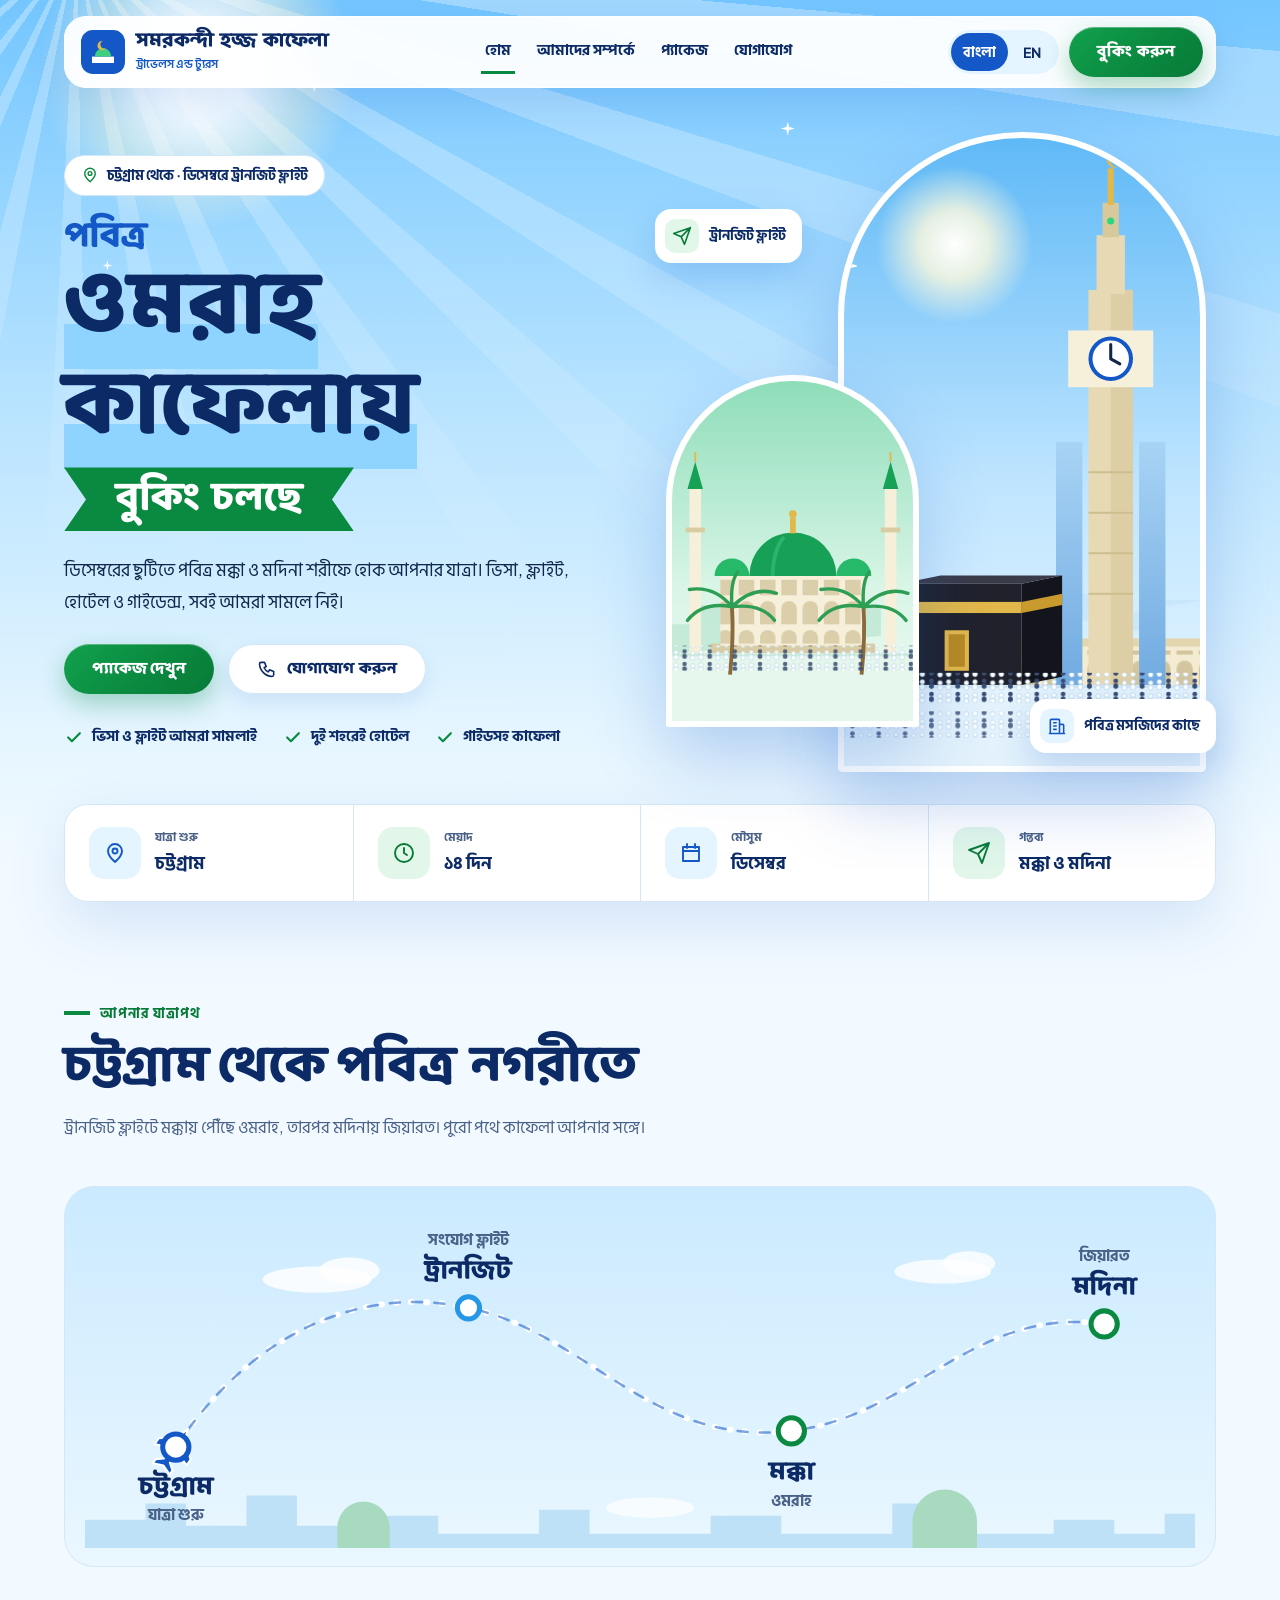
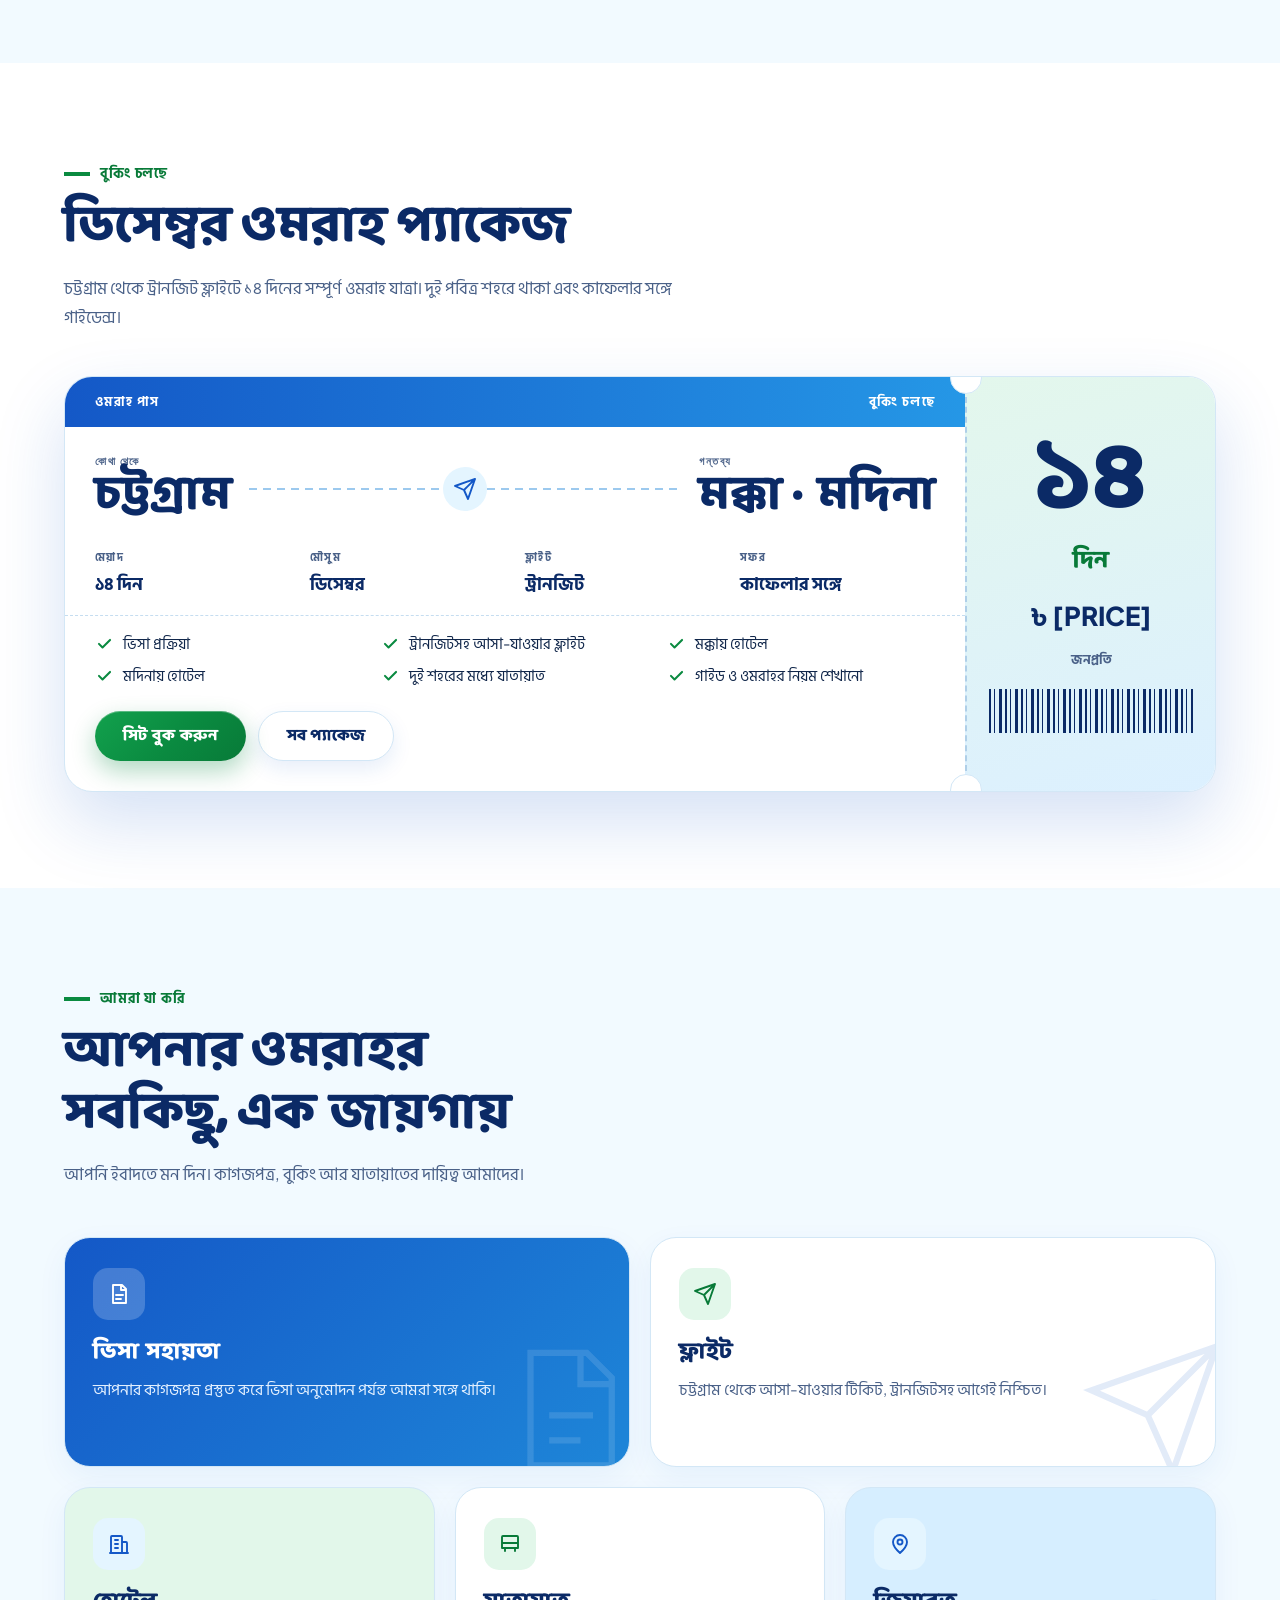
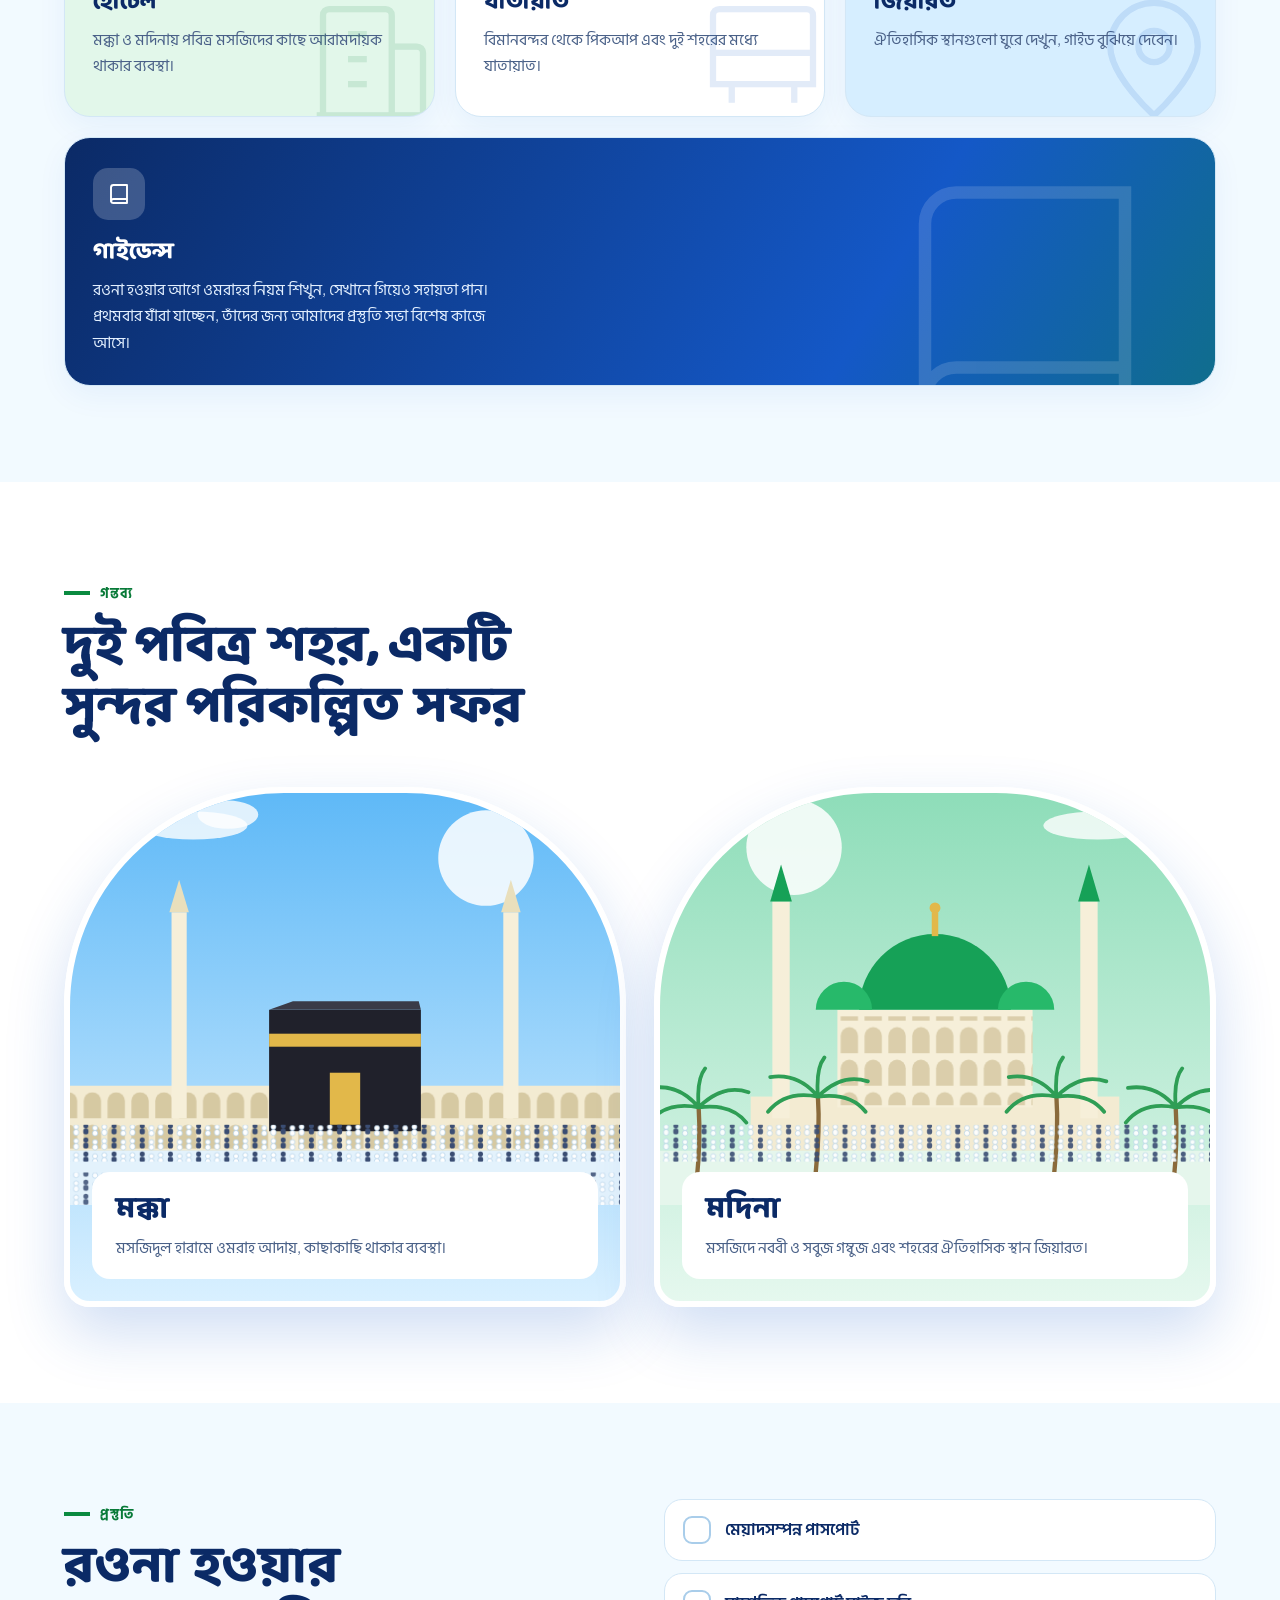
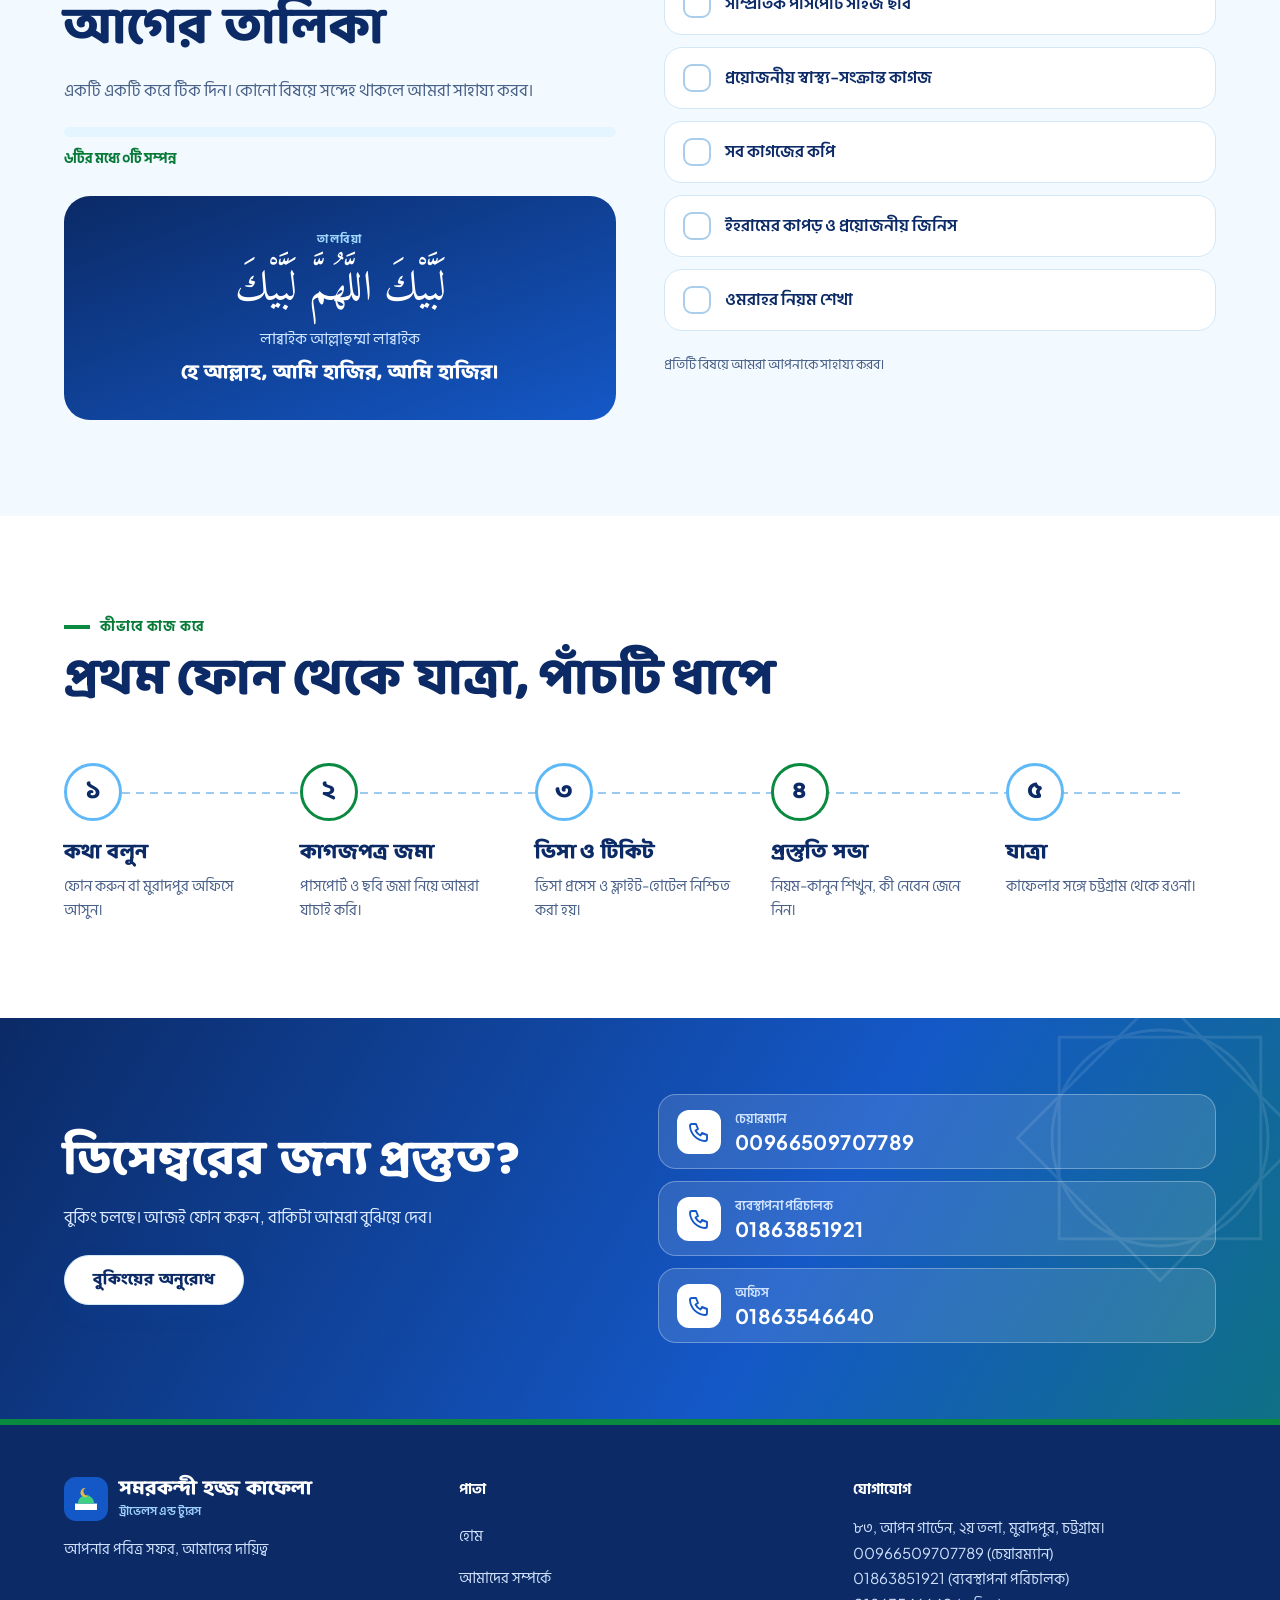
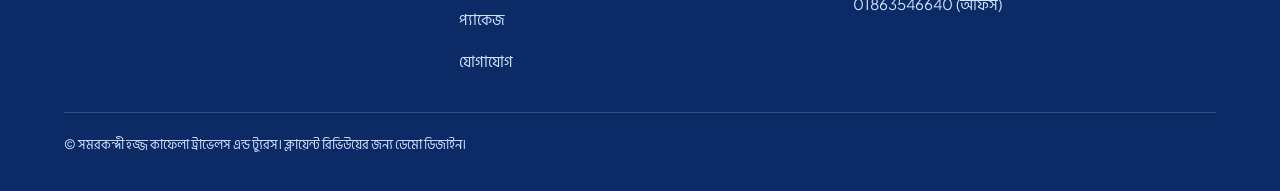
<file: index.html>
<!doctype html>
<html lang="bn">
<head>
  <meta charset="utf-8">
  <meta name="viewport" content="width=device-width, initial-scale=1">
  <title data-i18n="meta_home_title">সমরকন্দী হজ্জ কাফেলা ট্রাভেলস এন্ড ট্যুরস | হজ্জ ও ওমরাহ, চট্টগ্রাম</title>
  <meta name="description" content="চট্টগ্রামের মুরাদপুর থেকে হজ্জ ও ওমরাহ প্যাকেজ: ভিসা, ফ্লাইট, হোটেল ও অভিজ্ঞ গাইড একসাথে।" data-i18n-attr="content:meta_home_desc">
  
  <meta name="theme-color" content="#1458C7">
  <meta property="og:type" content="website">
  <meta property="og:title" content="Samarkandi Hajj Kafela Travels & Tours | Hajj & Umrah, Chattogram">
  <link rel="icon" href="assets/favicon.svg" type="image/svg+xml">
  <link rel="preconnect" href="https://fonts.googleapis.com">
  <link rel="preconnect" href="https://fonts.gstatic.com" crossorigin>
  <link rel="stylesheet" href="https://fonts.googleapis.com/css2?family=Amiri&family=Baloo+Da+2:wght@600;800&family=Hind+Siliguri:wght@400;600&family=Plus+Jakarta+Sans:wght@500;700;800&display=swap">
  <link rel="stylesheet" href="css/styles.css">
  <script type="application/ld+json">
  {
    "@context": "https://schema.org",
    "@type": "TravelAgency",
    "name": "সমরকন্দী হজ্জ কাফেলা ট্রাভেলস এন্ড ট্যুরস",
    "alternateName": "Samarkandi Hajj Kafela Travels & Tours",
    "address": { "@type": "PostalAddress", "streetAddress": "83 Apon Garden, 2nd floor, Muradpur", "addressLocality": "Chattogram", "addressCountry": "BD" },
    "telephone": "+8801863546640"
  }
  </script>
</head>
<body>
<a class="skip" href="#main" data-i18n="skip">মূল অংশে যান</a>
<div class="shell">
  <svg width="0" height="0" style="position:absolute" aria-hidden="true">
    <defs>
      <pattern id="crowd" width="26" height="13" patternUnits="userSpaceOnUse">
        <circle cx="4" cy="4" r="2.3" fill="#fff" stroke="#A9CCE6" stroke-width=".6"/>
        <rect x="1.6" y="6.4" width="4.8" height="5.4" rx="2.2" fill="#fff" stroke="#A9CCE6" stroke-width=".6"/>
        <circle cx="13" cy="3" r="2.3" fill="#3A4D73"/>
        <rect x="10.6" y="5.4" width="4.8" height="5.4" rx="2.2" fill="#3A4D73"/>
        <circle cx="21.5" cy="5" r="2.3" fill="#fff" stroke="#A9CCE6" stroke-width=".6"/>
        <rect x="19.1" y="7.4" width="4.8" height="4.8" rx="2.2" fill="#fff" stroke="#A9CCE6" stroke-width=".6"/>
      </pattern>
      <pattern id="arch" width="22" height="30" patternUnits="userSpaceOnUse">
        <path d="M3 30V14a8 8 0 0 1 16 0v16z" fill="#B9A672"/>
      </pattern>
      <linearGradient id="glassg" x1="0" y1="0" x2="0" y2="1">
        <stop offset="0" stop-color="#A8D3F5"/>
        <stop offset="1" stop-color="#6FA9E0"/>
      </linearGradient>
      <g id="palm">
        <path d="M0 0q4-40 2-70" stroke="#8A6A3B" stroke-width="4" fill="none"/>
        <path d="M2 -70q-30-6-46 14M2 -70q-18-22-44-18M2 -70q22-22 46-14M2 -70q30-4 44 14M2 -70q-2-26 6-36" stroke="#2E9E55" stroke-width="3.5" stroke-linecap="round" fill="none"/>
      </g>
      <g id="bird">
        <path d="M1 8Q6 0 12 6Q18 0 23 8" fill="none" stroke="#1B3B6B" stroke-width="1.8" stroke-linecap="round"/>
      </g>
    </defs>
  </svg>
  <div class="top">
    <div class="deco" aria-hidden="true">
      <div class="rays">
      </div>
      <div class="sun">
      </div>
      <span class="sp" style="left:24%;top:9%"></span> <span class="sp" style="left:44%;top:5%;animation-delay:-1.2s"></span> <span class="sp" style="left:61%;top:14%;animation-delay:-2.4s"></span> <span class="sp" style="left:90%;top:8%;animation-delay:-.6s"></span> <span class="sp" style="left:8%;top:30%;animation-delay:-2.9s;width:10px;height:10px"></span>
      <div class="cl" style="top:12%;animation-duration:95s;animation-delay:-30s">
      </div>
      <div class="cl" style="top:34%;width:280px;animation-duration:130s;animation-delay:-100s;opacity:.8">
      </div>
      <div class="cl" style="top:52%;width:180px;animation-duration:110s;animation-delay:-55s;opacity:.7">
      </div>
      <div class="bd" style="top:18%;animation-duration:46s;animation-delay:-8s">
        <svg viewBox="0 0 24 10">
          <path d="M1 8Q6 0 12 6Q18 0 23 8"/>
        </svg>
      </div>
      <div class="bd" style="top:26%;width:20px;animation-duration:58s;animation-delay:-30s">
        <svg viewBox="0 0 24 10">
          <path d="M1 8Q6 0 12 6Q18 0 23 8"/>
        </svg>
      </div>
      <div class="bd" style="top:11%;width:16px;animation-duration:64s;animation-delay:-45s">
        <svg viewBox="0 0 24 10">
          <path d="M1 8Q6 0 12 6Q18 0 23 8"/>
        </svg>
      </div>
    </div>
    <header class="nav">
      <div class="nav-in">
        <a class="brand" href="index.html" aria-label="হোম পেজ" data-i18n-attr="aria-label:home_page">
          <svg width="44" height="44" viewBox="0 0 48 48" aria-hidden="true">
            <rect width="48" height="48" rx="13" fill="#1458C7"/>
            <path d="M12 36h24v-7H12z" fill="#fff"/>
            <path d="M15 29a9 9 0 0 1 18 0z" fill="#3FD07F"/>
            <path d="M24 12a5 5 0 1 0 3 8 4 4 0 1 1-3-8z" fill="#E2B84A"/>
          </svg>
          <span>
            <b data-i18n="samarkandi_hajj_kafela">সমরকন্দী হজ্জ কাফেলা</b>
            <small data-i18n="travels_and_tours">ট্রাভেলস এন্ড ট্যুরস</small>
          </span>
        </a>

        <div class="right">
          <div class="lang lang-desk" role="group" aria-label="Language">
            <button type="button" class="on" data-lang="bn" lang="bn" aria-pressed="true" data-noi18n="1">
              বাংলা
            </button>
            <button type="button" class="" data-lang="en" lang="en" aria-pressed="false" data-noi18n="1">
              EN
            </button>
          </div>

          <a class="btn btn-g nav-cta-desk" href="contact.html" data-i18n="book_now">বুকিং করুন</a>

          <button
            type="button"
            class="nav-tog"
            id="nav-toggle"
            aria-expanded="false"
            aria-controls="nav-drawer"
            aria-label="মেনু খুলুন"
          >
            <svg class="ic ic-open" viewBox="0 0 24 24" aria-hidden="true">
              <path d="M4 7h16M4 12h16M4 17h16" />
            </svg>
            <svg class="ic ic-close" viewBox="0 0 24 24" aria-hidden="true">
              <path d="M6 6l12 12M18 6L6 18" />
            </svg>
          </button>
        </div>

        <div class="nav-drawer" id="nav-drawer">
          <nav class="links" aria-label="Main">
            <a class="nl on" aria-current="page" href="index.html" data-i18n="home">হোম</a>
            <a class="nl" aria-current="false" href="about.html" data-i18n="about_us">আমাদের সম্পর্কে</a>
            <a class="nl" aria-current="false" href="packages.html" data-i18n="packages">প্যাকেজ</a>
            <a class="nl" aria-current="false" href="contact.html" data-i18n="contact">যোগাযোগ</a>
          </nav>

          <div class="mob-actions">
            <div class="lang lang-mob" role="group" aria-label="Language">
              <button type="button" class="on" data-lang="bn" lang="bn" aria-pressed="true" data-noi18n="1">
                বাংলা
              </button>
              <button type="button" class="" data-lang="en" lang="en" aria-pressed="false" data-noi18n="1">
                EN
              </button>
            </div>
            <a class="btn btn-g nav-cta-mob" href="contact.html" data-i18n="book_now">বুকিং করুন</a>
          </div>
        </div>
      </div>
    </header>
    <div class="hero">
      <div>
        <span class="pill">
          <svg class="ic" viewBox="0 0 24 24">
            <path d="M12 21s-7-6.2-7-11a7 7 0 0 1 14 0c0 4.8-7 11-7 11z"/>
            <circle cx="12" cy="10" r="2.5"/>
          </svg>
          <span data-i18n="from_chattogram_december_transit">চট্টগ্রাম থেকে · ডিসেম্বরে ট্রানজিট ফ্লাইট</span></span>
        <p class="h1a" data-i18n="sacred">
          পবিত্র
        </p>
        <h1 class="h1b">
          <span class="hl" data-i18n="umrah_kafela">ওমরাহ কাফেলায়</span>
        </h1>
        <div class="rib" data-i18n="bookings_open">
          বুকিং চলছে
        </div>
        <p class="lead" data-i18n="spend_your_december_break">
          ডিসেম্বরের ছুটিতে পবিত্র মক্কা ও মদিনা শরীফে হোক আপনার যাত্রা। ভিসা, ফ্লাইট, হোটেল ও গাইডেন্স, সবই আমরা সামলে নিই।
        </p>
        <div class="ctas">
          <a class="btn btn-g" href="packages.html" data-i18n="view_packages">প্যাকেজ দেখুন</a> <a class="btn btn-w" href="contact.html">
            <svg class="ic" viewBox="0 0 24 24">
              <path d="M5 4h4l2 5-2.5 1.5a11 11 0 0 0 5 5L15 13l5 2v4a2 2 0 0 1-2 2A16 16 0 0 1 3 6a2 2 0 0 1 2-2z"/>
            </svg>
            <span data-i18n="contact_us">যোগাযোগ করুন</span></a>
        </div>
        <ul class="mini">
          <li>
            <svg class="ic" viewBox="0 0 24 24">
              <path d="M5 12.5l4.5 4.5L19 7.5"/>
            </svg>
            <span data-i18n="visa_and_flights_handled">ভিসা ও ফ্লাইট আমরা সামলাই</span>
          </li>
          <li>
            <svg class="ic" viewBox="0 0 24 24">
              <path d="M5 12.5l4.5 4.5L19 7.5"/>
            </svg>
            <span data-i18n="hotels_in_both_cities">দুই শহরেই হোটেল</span>
          </li>
          <li>
            <svg class="ic" viewBox="0 0 24 24">
              <path d="M5 12.5l4.5 4.5L19 7.5"/>
            </svg>
            <span data-i18n="guided_kafela">গাইডসহ কাফেলা</span>
          </li>
        </ul>
      </div>
      <div class="arts" aria-hidden="true">
        <div class="arch big">
          <div class="sunb">
          </div>
          <div class="cl s" style="top:16%;animation-duration:38s;animation-delay:-6s">
          </div>
          <div class="cl s" style="top:34%;width:70px;animation-duration:52s;animation-delay:-30s;opacity:.8">
          </div>
          <div class="fly">
            <span class="trail"></span>
            <svg viewBox="0 0 64 24">
              <ellipse cx="32" cy="12" rx="28" ry="3.2" fill="#fff"/>
              <path d="M26 12L16 2h6l14 10zM26 12L16 22h6l14-10z" fill="#EAF6FF"/>
              <path d="M6 12L1 4h5l7 8zM6 12L1 20h5l7-8z" fill="#fff"/>
            </svg>
          </div>
          <svg class="sc" viewBox="0 0 360 620" preserveAspectRatio="xMidYMax slice">
            <path d="M0 520V470h40v-24h34v34h46v-40h40v30h60v-20h46v36h50v-30h44z" fill="#C9E7FB" opacity=".9"/>
            <rect y="500" width="360" height="50" fill="#F3EBD2"/>
            <rect y="506" width="360" height="44" fill="url(#arch)" opacity=".55"/>
            <rect y="494" width="360" height="8" fill="#E2D6AE"/>
            <rect x="26" y="330" width="14" height="170" fill="#F6EFD9"/>
            <rect x="22" y="368" width="22" height="5" fill="#D9CCA2"/>
            <path d="M24 330L33 300L42 330z" fill="#E9DFBC"/>
            <rect x="32" y="288" width="2" height="12" fill="#E2B84A"/>
            <rect x="214" y="300" width="26" height="250" fill="url(#glassg)"/>
            <rect x="296" y="300" width="26" height="250" fill="url(#glassg)"/>
            <rect x="246" y="150" width="44" height="400" fill="#E6D9B4"/>
            <rect x="268" y="150" width="22" height="400" fill="#D8C99B" opacity=".6"/>
            <path d="M246 330h44M246 370h44M246 410h44M246 450h44" stroke="#CDBE90" stroke-width="2"/>
            <rect x="226" y="190" width="84" height="56" fill="#F6EFD9"/>
            <circle cx="268" cy="218" r="20" fill="#fff" stroke="#1458C7" stroke-width="4"/>
            <path d="M268 218V204M268 218l9 5" stroke="#10264A" stroke-width="3" stroke-linecap="round" fill="none"/>
            <rect x="254" y="96" width="28" height="58" fill="#E6D9B4"/>
            <rect x="260" y="64" width="16" height="34" fill="#D8C99B"/>
            <rect x="265" y="30" width="6" height="36" fill="#E2B84A"/>
            <path d="M275 14a8 8 0 1 0 0 15a6 6 0 1 1 0-15z" fill="#E2B84A"/>
            <circle class="beacon" cx="268" cy="82" r="3.5" fill="#2BD67F"/>
            <rect x="60" y="440" width="120" height="100" fill="#20212B"/>
            <path d="M180 440l40-8v100l-40 8z" fill="#14151C"/>
            <path d="M60 440l40-8h120l-40 8z" fill="#3A3B48"/>
            <rect class="gold" x="60" y="458" width="120" height="11" fill="#E2B84A"/>
            <path class="gold" d="M180 458l40-8v11l-40 8z" fill="#C99B2E"/>
            <rect x="104" y="486" width="24" height="40" fill="#E2B84A"/>
            <rect x="108" y="490" width="16" height="32" fill="#B88A22"/>
            <rect y="540" width="360" height="80" fill="#E3F2FC"/>
            <rect y="540" width="360" height="3" fill="#CFE6F6"/>
            <rect x="0" y="528" width="360" height="30" fill="url(#crowd)"/>
            <rect x="0" y="566" width="360" height="26" fill="url(#crowd)" opacity=".8"/>
          </svg>
        </div>
        <div class="arch sm">
          <svg class="sc" viewBox="0 0 250 400" preserveAspectRatio="xMidYMax slice">
            <path d="M0 330V300h30v-20h30v26h40v-30h36v24h40v-18h40v30z" fill="#BFE8D4" opacity=".8"/>
            <rect x="40" y="320" width="170" height="10" fill="#D9CCA2"/>
            <rect x="50" y="250" width="150" height="72" fill="#F6EFD9"/>
            <rect x="50" y="254" width="150" height="66" fill="url(#arch)" opacity=".45"/>
            <path d="M80 250a45 45 0 0 1 90 0z" fill="#16A157"/>
            <path d="M104 250a18 45 0 0 1 12-40" stroke="#38C17A" stroke-width="4" fill="none" opacity=".6"/>
            <rect x="122" y="190" width="6" height="16" fill="#E2B84A"/>
            <circle cx="125" cy="186" r="4" fill="#E2B84A"/>
            <path d="M44 250a18 18 0 0 1 36 0z" fill="#27B96A"/>
            <path d="M170 250a18 18 0 0 1 36 0z" fill="#27B96A"/>
            <rect x="18" y="160" width="12" height="170" fill="#F6EFD9"/>
            <rect x="14" y="200" width="20" height="5" fill="#D9CCA2"/>
            <path d="M16 160L24 132L32 160z" fill="#16A157"/>
            <rect x="23" y="122" width="2" height="10" fill="#E2B84A"/>
            <rect x="220" y="160" width="12" height="170" fill="#F6EFD9"/>
            <rect x="216" y="200" width="20" height="5" fill="#D9CCA2"/>
            <path d="M218 160L226 132L234 160z" fill="#16A157"/>
            <rect x="225" y="122" width="2" height="10" fill="#E2B84A"/>
            <rect y="330" width="250" height="70" fill="#E5F6EC"/>
            <rect y="330" width="250" height="3" fill="#CDEBDA"/>
            <use href="#palm" x="60" y="352"/>
            <use href="#palm" x="196" y="352"/>
            <rect x="0" y="322" width="250" height="26" fill="url(#crowd)" opacity=".85"/>
          </svg>
        </div>
        <div class="chip a">
          <i>
            <svg class="ic" viewBox="0 0 24 24">
              <path d="M22 2L11 13 M22 2l-7 20-4-9-9-4z"/>
            </svg>
            </i><span data-i18n="transit_flight">ট্রানজিট ফ্লাইট</span>
        </div>
        <div class="chip b">
          <i>
            <svg class="ic" viewBox="0 0 24 24">
              <path d="M4 21V5a1 1 0 0 1 1-1h9a1 1 0 0 1 1 1v16 M15 10h4a1 1 0 0 1 1 1v10 M3 21h18 M8 8h3 M8 12h3 M8 16h3"/>
            </svg>
            </i><span data-i18n="near_the_holy_mosques">পবিত্র মসজিদের কাছে</span>
        </div>
      </div>
    </div>
  </div>
  <main id="main" class="pg">
    <div class="wrap facts">
      <div class="facts-in">
        <div>
          <span class="ico ">
            <svg class="ic" viewBox="0 0 24 24">
              <path d="M12 21s-7-6.2-7-11a7 7 0 0 1 14 0c0 4.8-7 11-7 11z M12 7.5a2.5 2.5 0 1 0 0 5 2.5 2.5 0 0 0 0-5z"/>
            </svg>
            </span><span><small data-i18n="departure">যাত্রা শুরু</small><b data-i18n="chattogram">চট্টগ্রাম</b></span>
        </div>
        <div>
          <span class="ico g">
            <svg class="ic" viewBox="0 0 24 24">
              <path d="M12 3a9 9 0 1 0 0 18 9 9 0 0 0 0-18z M12 7v5l3 2"/>
            </svg>
            </span><span><small data-i18n="duration">মেয়াদ</small><b data-i18n="n_14_days">১৪ দিন</b></span>
        </div>
        <div>
          <span class="ico ">
            <svg class="ic" viewBox="0 0 24 24">
              <path d="M4 6h16v14H4z M4 10h16 M8 3v4 M16 3v4"/>
            </svg>
            </span><span><small data-i18n="season">মৌসুম</small><b data-i18n="december">ডিসেম্বর</b></span>
        </div>
        <div>
          <span class="ico g">
            <svg class="ic" viewBox="0 0 24 24">
              <path d="M22 2L11 13 M22 2l-7 20-4-9-9-4z"/>
            </svg>
            </span><span><small data-i18n="route">গন্তব্য</small><b data-i18n="makkah_and_madinah">মক্কা ও মদিনা</b></span>
        </div>
      </div>
    </div>
    <section class="sec">
      <div class="wrap">
        <span class="eyebrow" data-i18n="your_route">আপনার যাত্রাপথ</span>
        <h2 class="h2" data-i18n="from_chattogram_to_the">
          চট্টগ্রাম থেকে পবিত্র নগরীতে
        </h2>
        <p class="sub" data-i18n="fly_on_a_transit">
          ট্রানজিট ফ্লাইটে মক্কায় পৌঁছে ওমরাহ, তারপর মদিনায় জিয়ারত। পুরো পথে কাফেলা আপনার সঙ্গে।
        </p>
        <div class="route">
          <svg class="rt" viewBox="0 0 1100 330" aria-hidden="true">
            <path d="M0 330V302h60v-16h40v22h60v-30h50v30h80v-10h60v18h100v-24h50v24h120v-18h70v18h110v-30h40v30h120v-14h60v14h50v-20h50v20H1100V330z" fill="#BFE1F7"/>
            <path d="M250 330v-20a26 26 0 0 1 52 0v20z" fill="#A8DABF"/>
            <path d="M820 330v-26a32 32 0 0 1 64 0v26z" fill="#A8DABF"/>
            <ellipse cx="230" cy="64" rx="54" ry="13" fill="#fff" opacity=".85"/>
            <ellipse cx="262" cy="55" rx="30" ry="13" fill="#fff" opacity=".85"/>
            <ellipse cx="850" cy="56" rx="48" ry="12" fill="#fff" opacity=".8"/>
            <ellipse cx="876" cy="48" rx="26" ry="12" fill="#fff" opacity=".8"/>
            <ellipse cx="560" cy="290" rx="44" ry="10" fill="#fff" opacity=".7"/>
            <path d="M90 230 C170 110 280 70 380 92 C500 118 560 230 700 214 C820 200 880 90 1010 108" fill="none" stroke="#fff" stroke-width="6" stroke-linecap="round" stroke-dasharray="1 14"/>
            <path d="M90 230 C170 110 280 70 380 92 C500 118 560 230 700 214 C820 200 880 90 1010 108" fill="none" stroke="#1458C7" stroke-width="2.5" stroke-linecap="round" stroke-dasharray="10 12" opacity=".55"/>
            <g class="pl">
              <path d="M22 0L10 -3.5L-2 -19L-9 -19L-3.5 -3.5L-16 -3.5L-21 -10L-26 -10L-22 0L-26 10L-21 10L-16 3.5L-3.5 3.5L-9 19L-2 19L10 3.5Z" fill="#1458C7" stroke="#fff" stroke-width="2" stroke-linejoin="round"/>
            </g>
            <circle cx="90" cy="230" r="13" fill="#fff" stroke="#1458C7" stroke-width="5"/>
            <circle cx="380" cy="92" r="11" fill="#fff" stroke="#2597E6" stroke-width="5"/>
            <circle cx="700" cy="214" r="13" fill="#fff" stroke="#0A8A40" stroke-width="5"/>
            <circle cx="1010" cy="108" r="13" fill="#fff" stroke="#0A8A40" stroke-width="5"/>
            <text class="lbl" x="90" y="276" text-anchor="middle" data-i18n="chattogram">চট্টগ্রাম</text> <text class="sml" x="90" y="302" text-anchor="middle" data-i18n="departure">যাত্রা শুরু</text> <text class="lbl" x="380" y="62" text-anchor="middle" data-i18n="transit">ট্রানজিট</text> <text class="sml" x="380" y="30" text-anchor="middle" data-i18n="connecting_flight">সংযোগ ফ্লাইট</text> <text class="lbl" x="700" y="262" text-anchor="middle" data-i18n="makkah">মক্কা</text> <text class="sml" x="700" y="288" text-anchor="middle" data-i18n="umrah">ওমরাহ</text> <text class="lbl" x="1010" y="78" text-anchor="middle" data-i18n="madinah">মদিনা</text> <text class="sml" x="1010" y="46" text-anchor="middle" data-i18n="ziyarah">জিয়ারত</text>
          </svg>
          <ol class="rtm">
            <li>
              <span class="dot "></span><b data-i18n="chattogram">চট্টগ্রাম</b><small data-i18n="departure">যাত্রা শুরু</small>
            </li>
            <li>
              <span class="dot b"></span><b data-i18n="transit">ট্রানজিট</b><small data-i18n="connecting_flight">সংযোগ ফ্লাইট</small>
            </li>
            <li>
              <span class="dot g"></span><b data-i18n="makkah">মক্কা</b><small data-i18n="umrah">ওমরাহ</small>
            </li>
            <li>
              <span class="dot g"></span><b data-i18n="madinah">মদিনা</b><small data-i18n="ziyarah">জিয়ারত</small>
            </li>
          </ol>
        </div>
      </div>
    </section>
    <section class="sec alt pat">
      <div class="wrap">
        <span class="eyebrow" data-i18n="now_booking">বুকিং চলছে</span>
        <h2 class="h2" data-i18n="december_umrah_package">
          ডিসেম্বর ওমরাহ প্যাকেজ
        </h2>
        <p class="sub" data-i18n="a_complete_14_day">
          চট্টগ্রাম থেকে ট্রানজিট ফ্লাইটে ১৪ দিনের সম্পূর্ণ ওমরাহ যাত্রা। দুই পবিত্র শহরে থাকা এবং কাফেলার সঙ্গে গাইডেন্স।
        </p>
        <div class="pass">
          <div class="pass-body">
            <div class="pass-top">
              <span data-i18n="umrah_pass">ওমরাহ পাস</span><span data-i18n="booking_open">বুকিং চলছে</span>
            </div>
            <div class="pr">
              <div class="big-c">
                <small data-i18n="from">কোথা থেকে</small><span data-i18n="chattogram">চট্টগ্রাম</span>
              </div>
              <div class="dash">
                <span>
                  <svg class="ic" viewBox="0 0 24 24">
                    <path d="M22 2L11 13 M22 2l-7 20-4-9-9-4z"/>
                  </svg>
                  </span>
              </div>
              <div class="big-c">
                <small data-i18n="to">গন্তব্য</small><span data-i18n="makkah_madinah">মক্কা · মদিনা</span>
              </div>
            </div>
            <div class="pf">
              <div>
                <small data-i18n="duration_2">মেয়াদ</small><b data-i18n="n_14_days">১৪ দিন</b>
              </div>
              <div>
                <small data-i18n="season_2">মৌসুম</small><b data-i18n="december">ডিসেম্বর</b>
              </div>
              <div>
                <small data-i18n="flight">ফ্লাইট</small><b data-i18n="transit">ট্রানজিট</b>
              </div>
              <div>
                <small data-i18n="travel">সফর</small><b data-i18n="with_kafela">কাফেলার সঙ্গে</b>
              </div>
            </div>
            <ul class="pass-ticks">
              <li>
                <svg class="ic" viewBox="0 0 24 24">
                  <path d="M5 12.5l4.5 4.5L19 7.5"/>
                </svg>
                <span data-i18n="visa_processing">ভিসা প্রক্রিয়া</span>
              </li>
              <li>
                <svg class="ic" viewBox="0 0 24 24">
                  <path d="M5 12.5l4.5 4.5L19 7.5"/>
                </svg>
                <span data-i18n="return_flight_with_transit">ট্রানজিটসহ আসা-যাওয়ার ফ্লাইট</span>
              </li>
              <li>
                <svg class="ic" viewBox="0 0 24 24">
                  <path d="M5 12.5l4.5 4.5L19 7.5"/>
                </svg>
                <span data-i18n="hotel_in_makkah">মক্কায় হোটেল</span>
              </li>
              <li>
                <svg class="ic" viewBox="0 0 24 24">
                  <path d="M5 12.5l4.5 4.5L19 7.5"/>
                </svg>
                <span data-i18n="hotel_in_madinah">মদিনায় হোটেল</span>
              </li>
              <li>
                <svg class="ic" viewBox="0 0 24 24">
                  <path d="M5 12.5l4.5 4.5L19 7.5"/>
                </svg>
                <span data-i18n="transport_between_the_cities">দুই শহরের মধ্যে যাতায়াত</span>
              </li>
              <li>
                <svg class="ic" viewBox="0 0 24 24">
                  <path d="M5 12.5l4.5 4.5L19 7.5"/>
                </svg>
                <span data-i18n="guide_and_umrah_rites">গাইড ও ওমরাহর নিয়ম শেখানো</span>
              </li>
            </ul>
            <div class="pass-cta">
              <a class="btn btn-g" href="contact.html" data-i18n="reserve_a_seat">সিট বুক করুন</a> <a class="btn btn-w" href="packages.html" data-i18n="all_packages">সব প্যাকেজ</a>
            </div>
          </div>
          <div class="stub">
            <div class="n" data-i18n="n_14">
              ১৪
            </div>
            <div class="d" data-i18n="days">
              দিন
            </div>
            <div class="p">
              ৳ [PRICE]
            </div>
            <small data-i18n="per_person">জনপ্রতি</small>
            <div class="bars" aria-hidden="true">
            </div>
          </div>
        </div>
      </div>
    </section>
    <section class="sec">
      <div class="wrap">
        <span class="eyebrow" data-i18n="what_we_arrange">আমরা যা করি</span>
        <h2 class="h2" data-i18n="everything_for_your_umrah">
          আপনার ওমরাহর সবকিছু, এক জায়গায়
        </h2>
        <p class="sub" data-i18n="you_focus_on_worship">
          আপনি ইবাদতে মন দিন। কাগজপত্র, বুকিং আর যাতায়াতের দায়িত্ব আমাদের।
        </p>
        <div class="bento">
          <article class="tile t1">
            <svg class="ghost" viewBox="0 0 24 24" aria-hidden="true">
              <path d="M6 3h9l4 4v14H6z M14 3v5h5 M9 13h7 M9 17h5"/>
            </svg>
            <span class="ico ">
              <svg class="ic" viewBox="0 0 24 24">
                <path d="M6 3h9l4 4v14H6z M14 3v5h5 M9 13h7 M9 17h5"/>
              </svg>
              </span>
            <h3 data-i18n="visa_support">
              ভিসা সহায়তা
            </h3>
            <p data-i18n="we_prepare_your_documents">
              আপনার কাগজপত্র প্রস্তুত করে ভিসা অনুমোদন পর্যন্ত আমরা সঙ্গে থাকি।
            </p>
          </article>
          <article class="tile t2">
            <svg class="ghost" viewBox="0 0 24 24" aria-hidden="true">
              <path d="M22 2L11 13 M22 2l-7 20-4-9-9-4z"/>
            </svg>
            <span class="ico g">
              <svg class="ic" viewBox="0 0 24 24">
                <path d="M22 2L11 13 M22 2l-7 20-4-9-9-4z"/>
              </svg>
              </span>
            <h3 data-i18n="flights">
              ফ্লাইট
            </h3>
            <p data-i18n="return_tickets_from_chattogram">
              চট্টগ্রাম থেকে আসা-যাওয়ার টিকিট, ট্রানজিটসহ আগেই নিশ্চিত।
            </p>
          </article>
          <article class="tile t3">
            <svg class="ghost" viewBox="0 0 24 24" aria-hidden="true">
              <path d="M4 21V5a1 1 0 0 1 1-1h9a1 1 0 0 1 1 1v16 M15 10h4a1 1 0 0 1 1 1v10 M3 21h18 M8 8h3 M8 12h3 M8 16h3"/>
            </svg>
            <span class="ico ">
              <svg class="ic" viewBox="0 0 24 24">
                <path d="M4 21V5a1 1 0 0 1 1-1h9a1 1 0 0 1 1 1v16 M15 10h4a1 1 0 0 1 1 1v10 M3 21h18 M8 8h3 M8 12h3 M8 16h3"/>
              </svg>
              </span>
            <h3 data-i18n="hotels">
              হোটেল
            </h3>
            <p data-i18n="comfortable_stays_in_makkah">
              মক্কা ও মদিনায় পবিত্র মসজিদের কাছে আরামদায়ক থাকার ব্যবস্থা।
            </p>
          </article>
          <article class="tile t4">
            <svg class="ghost" viewBox="0 0 24 24" aria-hidden="true">
              <path d="M5 4h14a1 1 0 0 1 1 1v11H4V5a1 1 0 0 1 1-1z M4 11h16 M7 16v3 M17 16v3"/>
            </svg>
            <span class="ico g">
              <svg class="ic" viewBox="0 0 24 24">
                <path d="M5 4h14a1 1 0 0 1 1 1v11H4V5a1 1 0 0 1 1-1z M4 11h16 M7 16v3 M17 16v3"/>
              </svg>
              </span>
            <h3 data-i18n="transport">
              যাতায়াত
            </h3>
            <p data-i18n="airport_pickup_and_transfers">
              বিমানবন্দর থেকে পিকআপ এবং দুই শহরের মধ্যে যাতায়াত।
            </p>
          </article>
          <article class="tile t5">
            <svg class="ghost" viewBox="0 0 24 24" aria-hidden="true">
              <path d="M12 21s-7-6.2-7-11a7 7 0 0 1 14 0c0 4.8-7 11-7 11z M12 7.5a2.5 2.5 0 1 0 0 5 2.5 2.5 0 0 0 0-5z"/>
            </svg>
            <span class="ico ">
              <svg class="ic" viewBox="0 0 24 24">
                <path d="M12 21s-7-6.2-7-11a7 7 0 0 1 14 0c0 4.8-7 11-7 11z M12 7.5a2.5 2.5 0 1 0 0 5 2.5 2.5 0 0 0 0-5z"/>
              </svg>
              </span>
            <h3 data-i18n="ziyarah">
              জিয়ারত
            </h3>
            <p data-i18n="visit_the_historic_places">
              ঐতিহাসিক স্থানগুলো ঘুরে দেখুন, গাইড বুঝিয়ে দেবেন।
            </p>
          </article>
          <article class="tile t6">
            <svg class="ghost" viewBox="0 0 24 24" aria-hidden="true">
              <path d="M4 19.5A2.5 2.5 0 0 1 6.5 17H20V3H6.5A2.5 2.5 0 0 0 4 5.5z M6.5 17H20v4H6.5A2.5 2.5 0 0 1 4 19.5"/>
            </svg>
            <span class="ico g">
              <svg class="ic" viewBox="0 0 24 24">
                <path d="M4 19.5A2.5 2.5 0 0 1 6.5 17H20V3H6.5A2.5 2.5 0 0 0 4 5.5z M6.5 17H20v4H6.5A2.5 2.5 0 0 1 4 19.5"/>
              </svg>
              </span>
            <h3 data-i18n="guidance">
              গাইডেন্স
            </h3>
            <p data-i18n="learn_the_steps_of">
              রওনা হওয়ার আগে ওমরাহর নিয়ম শিখুন, সেখানে গিয়েও সহায়তা পান। প্রথমবার যাঁরা যাচ্ছেন, তাঁদের জন্য আমাদের প্রস্তুতি সভা বিশেষ কাজে আসে।
            </p>
          </article>
        </div>
      </div>
    </section>
    <section class="sec alt">
      <div class="wrap">
        <span class="eyebrow" data-i18n="destinations">গন্তব্য</span>
        <h2 class="h2" data-i18n="two_holy_cities_one">
          দুই পবিত্র শহর, একটি সুন্দর পরিকল্পিত সফর
        </h2>
        <div class="dest">
          <article class="city m rv">
            <svg class="art" viewBox="-80 60 560 380" preserveAspectRatio="xMidYMax slice" aria-hidden="true">
              <circle cx="330" cy="120" r="44" fill="#fff" opacity=".85"/>
              <ellipse cx="60" cy="90" rx="50" ry="13" fill="#fff" opacity=".8"/>
              <ellipse cx="92" cy="80" rx="28" ry="13" fill="#fff" opacity=".8"/>
              <rect x="-80" y="330" width="560" height="60" fill="#F3EBD2"/>
              <rect x="-80" y="336" width="560" height="52" fill="url(#arch)" opacity=".5"/>
              <rect x="40" y="170" width="14" height="190" fill="#F6EFD9"/>
              <path d="M38 170L47 140L56 170z" fill="#E9DFBC"/>
              <rect x="346" y="170" width="14" height="190" fill="#F6EFD9"/>
              <path d="M344 170L353 140L362 170z" fill="#E9DFBC"/>
              <rect x="130" y="260" width="140" height="112" fill="#20212B"/>
              <path d="M130 260l22-8h116l2 8z" fill="#3A3B48"/>
              <rect x="130" y="282" width="140" height="12" fill="#E2B84A"/>
              <rect x="186" y="318" width="28" height="48" fill="#E2B84A"/>
              <rect x="-80" y="390" width="560" height="130" fill="#E3F2FC"/>
              <rect x="-80" y="366" width="560" height="34" fill="url(#crowd)"/>
              <rect x="-80" y="410" width="560" height="30" fill="url(#crowd)" opacity=".85"/>
            </svg>
            <div class="glass">
              <h3 data-i18n="makkah">
                মক্কা
              </h3>
              <p data-i18n="perform_umrah_at_masjid">
                মসজিদুল হারামে ওমরাহ আদায়, কাছাকাছি থাকার ব্যবস্থা।
              </p>
            </div>
          </article>
          <article class="city d rv">
            <svg class="art" viewBox="-80 60 560 380" preserveAspectRatio="xMidYMax slice" aria-hidden="true">
              <circle cx="70" cy="110" r="44" fill="#fff" opacity=".85"/>
              <ellipse cx="350" cy="90" rx="50" ry="13" fill="#fff" opacity=".8"/>
              <ellipse cx="380" cy="80" rx="28" ry="13" fill="#fff" opacity=".8"/>
              <rect x="30" y="340" width="340" height="50" fill="#F3EBD2"/>
              <rect x="110" y="260" width="180" height="90" fill="#F6EFD9"/>
              <rect x="110" y="266" width="180" height="82" fill="url(#arch)" opacity=".45"/>
              <path d="M130 260a70 70 0 0 1 140 0z" fill="#16A157"/>
              <rect x="197" y="170" width="6" height="22" fill="#E2B84A"/>
              <circle cx="200" cy="166" r="5" fill="#E2B84A"/>
              <path d="M90 260a26 26 0 0 1 52 0z" fill="#27B96A"/>
              <path d="M258 260a26 26 0 0 1 52 0z" fill="#27B96A"/>
              <rect x="50" y="160" width="16" height="200" fill="#F6EFD9"/>
              <path d="M48 160L58 126L68 160z" fill="#16A157"/>
              <rect x="334" y="160" width="16" height="200" fill="#F6EFD9"/>
              <path d="M332 160L342 126L352 160z" fill="#16A157"/>
              <rect x="-80" y="390" width="560" height="130" fill="#E5F6EC"/>
              <use href="#palm" x="-20" y="420"/>
              <use href="#palm" x="420" y="420"/>
              <use href="#palm" x="90" y="410"/>
              <use href="#palm" x="310" y="410"/>
              <rect x="-80" y="366" width="560" height="34" fill="url(#crowd)" opacity=".9"/>
            </svg>
            <div class="glass">
              <h3 data-i18n="madinah">
                মদিনা
              </h3>
              <p data-i18n="visit_masjid_an_nabawi">
                মসজিদে নববী ও সবুজ গম্বুজ এবং শহরের ঐতিহাসিক স্থান জিয়ারত।
              </p>
            </div>
          </article>
        </div>
      </div>
    </section>
    <section class="sec pat">
      <div class="wrap">
        <div class="split">
          <div>
            <span class="eyebrow" data-i18n="be_ready">প্রস্তুতি</span>
            <h2 class="h2" data-i18n="your_checklist_before_you">
              রওনা হওয়ার আগের তালিকা
            </h2>
            <p class="sub" data-i18n="tick_items_off_one">
              একটি একটি করে টিক দিন। কোনো বিষয়ে সন্দেহ থাকলে আমরা সাহায্য করব।
            </p>
            <div class="bar w0" id="chk-bar">
              <i></i>
            </div>
            <p class="cnt" id="chk-count" aria-live="polite" data-noi18n="1">
              ৬টির মধ্যে ০টি সম্পন্ন
            </p>
            <div class="talb">
              <small data-i18n="the_talbiyah">তালবিয়া</small>
              <p class="ar" lang="ar" dir="rtl">
                لَبَّيْكَ اللَّهُمَّ لَبَّيْكَ
              </p>
              <p class="tr" data-i18n="labbaik_allahumma_labbaik">
                লাব্বাইক আল্লাহুম্মা লাব্বাইক
              </p>
              <p class="mn" data-i18n="here_i_am_o">
                হে আল্লাহ, আমি হাজির, আমি হাজির।
              </p>
            </div>
          </div>
          <div>
            <div class="ckl">
              <button type="button" class="ck " role="checkbox" aria-checked="false" data-ck="0">
                <span class="bx">
                  <svg class="ic" viewBox="0 0 24 24">
                    <path d="M5 12.5l4.5 4.5L19 7.5"/>
                  </svg>
                  </span><span data-i18n="valid_passport">মেয়াদসম্পন্ন পাসপোর্ট</span>
              </button>
              <button type="button" class="ck " role="checkbox" aria-checked="false" data-ck="1">
                <span class="bx">
                  <svg class="ic" viewBox="0 0 24 24">
                    <path d="M5 12.5l4.5 4.5L19 7.5"/>
                  </svg>
                  </span><span data-i18n="recent_passport_size_photos">সাম্প্রতিক পাসপোর্ট সাইজ ছবি</span>
              </button>
              <button type="button" class="ck " role="checkbox" aria-checked="false" data-ck="2">
                <span class="bx">
                  <svg class="ic" viewBox="0 0 24 24">
                    <path d="M5 12.5l4.5 4.5L19 7.5"/>
                  </svg>
                  </span><span data-i18n="health_papers_as_required">প্রয়োজনীয় স্বাস্থ্য-সংক্রান্ত কাগজ</span>
              </button>
              <button type="button" class="ck " role="checkbox" aria-checked="false" data-ck="3">
                <span class="bx">
                  <svg class="ic" viewBox="0 0 24 24">
                    <path d="M5 12.5l4.5 4.5L19 7.5"/>
                  </svg>
                  </span><span data-i18n="copies_of_all_documents">সব কাগজের কপি</span>
              </button>
              <button type="button" class="ck " role="checkbox" aria-checked="false" data-ck="4">
                <span class="bx">
                  <svg class="ic" viewBox="0 0 24 24">
                    <path d="M5 12.5l4.5 4.5L19 7.5"/>
                  </svg>
                  </span><span data-i18n="ihram_clothing_and_essentials">ইহরামের কাপড় ও প্রয়োজনীয় জিনিস</span>
              </button>
              <button type="button" class="ck " role="checkbox" aria-checked="false" data-ck="5">
                <span class="bx">
                  <svg class="ic" viewBox="0 0 24 24">
                    <path d="M5 12.5l4.5 4.5L19 7.5"/>
                  </svg>
                  </span><span data-i18n="umrah_steps_learned">ওমরাহর নিয়ম শেখা</span>
              </button>
            </div>
            <p class="fine" data-i18n="we_will_guide_you">
              প্রতিটি বিষয়ে আমরা আপনাকে সাহায্য করব।
            </p>
          </div>
        </div>
      </div>
    </section>
    <section class="sec alt">
      <div class="wrap">
        <span class="eyebrow" data-i18n="how_it_works">কীভাবে কাজ করে</span>
        <h2 class="h2" data-i18n="from_the_first_call">
          প্রথম ফোন থেকে যাত্রা, পাঁচটি ধাপে
        </h2>
        <div class="steps">
          <div class="step">
            <div class="num" data-i18n="n_1">
              ১
            </div>
            <h3 data-i18n="talk_to_us">
              কথা বলুন
            </h3>
            <p data-i18n="call_us_or_visit">
              ফোন করুন বা মুরাদপুর অফিসে আসুন।
            </p>
          </div>
          <div class="step">
            <div class="num" data-i18n="n_2">
              ২
            </div>
            <h3 data-i18n="submit_documents">
              কাগজপত্র জমা
            </h3>
            <p data-i18n="we_collect_and_check">
              পাসপোর্ট ও ছবি জমা নিয়ে আমরা যাচাই করি।
            </p>
          </div>
          <div class="step">
            <div class="num" data-i18n="n_3">
              ৩
            </div>
            <h3 data-i18n="visa_and_tickets">
              ভিসা ও টিকিট
            </h3>
            <p data-i18n="we_process_the_visa">
              ভিসা প্রসেস ও ফ্লাইট-হোটেল নিশ্চিত করা হয়।
            </p>
          </div>
          <div class="step">
            <div class="num" data-i18n="n_4">
              ৪
            </div>
            <h3 data-i18n="briefing">
              প্রস্তুতি সভা
            </h3>
            <p data-i18n="learn_the_rites_and">
              নিয়ম-কানুন শিখুন, কী নেবেন জেনে নিন।
            </p>
          </div>
          <div class="step">
            <div class="num" data-i18n="n_5">
              ৫
            </div>
            <h3 data-i18n="travel_2">
              যাত্রা
            </h3>
            <p data-i18n="fly_from_chattogram_with">
              কাফেলার সঙ্গে চট্টগ্রাম থেকে রওনা।
            </p>
          </div>
        </div>
      </div>
    </section>
  </main>
  <section class="band">
    <svg class="bandstar" viewBox="0 0 100 100" aria-hidden="true">
      <g fill="none" stroke="#fff" stroke-width=".8">
        <rect x="22" y="22" width="56" height="56"/>
        <rect x="22" y="22" width="56" height="56" transform="rotate(45 50 50)"/>
        <circle cx="50" cy="50" r="30"/>
      </g>
    </svg>
    <div class="wrap">
      <div>
        <h2 data-i18n="ready_for_december">
          ডিসেম্বরের জন্য প্রস্তুত?
        </h2>
        <p data-i18n="bookings_are_open_call">
          বুকিং চলছে। আজই ফোন করুন, বাকিটা আমরা বুঝিয়ে দেব।
        </p>
        <div style="margin-top:24px">
          <a class="btn btn-w" href="contact.html" data-i18n="request_a_booking">বুকিংয়ের অনুরোধ</a>
        </div>
      </div>
      <div class="phones">
        <a class="ph" href="tel:00966509707789"><span class="ico">
            <svg class="ic" viewBox="0 0 24 24">
              <path d="M5 4h4l2 5-2.5 1.5a11 11 0 0 0 5 5L15 13l5 2v4a2 2 0 0 1-2 2A16 16 0 0 1 3 6a2 2 0 0 1 2-2z"/>
            </svg>
            </span><span><small data-i18n="chairman">চেয়ারম্যান</small><b>00966509707789</b></span></a> <a class="ph" href="tel:01863851921"><span class="ico">
            <svg class="ic" viewBox="0 0 24 24">
              <path d="M5 4h4l2 5-2.5 1.5a11 11 0 0 0 5 5L15 13l5 2v4a2 2 0 0 1-2 2A16 16 0 0 1 3 6a2 2 0 0 1 2-2z"/>
            </svg>
            </span><span><small data-i18n="managing_director">ব্যবস্থাপনা পরিচালক</small><b>01863851921</b></span></a> <a class="ph" href="tel:01863546640"><span class="ico">
            <svg class="ic" viewBox="0 0 24 24">
              <path d="M5 4h4l2 5-2.5 1.5a11 11 0 0 0 5 5L15 13l5 2v4a2 2 0 0 1-2 2A16 16 0 0 1 3 6a2 2 0 0 1 2-2z"/>
            </svg>
            </span><span><small data-i18n="office">অফিস</small><b>01863546640</b></span></a>
      </div>
    </div>
  </section>
  <footer class="foot">
    <div class="wrap">
      <div class="frow">
        <div>
          <div class="brand">
            <svg width="44" height="44" viewBox="0 0 48 48" aria-hidden="true">
              <rect width="48" height="48" rx="13" fill="#1458C7"/>
              <path d="M12 36h24v-7H12z" fill="#fff"/>
              <path d="M15 29a9 9 0 0 1 18 0z" fill="#3FD07F"/>
              <path d="M24 12a5 5 0 1 0 3 8 4 4 0 1 1-3-8z" fill="#E2B84A"/>
            </svg>
            <span><b data-i18n="samarkandi_hajj_kafela">সমরকন্দী হজ্জ কাফেলা</b><small data-i18n="travels_and_tours">ট্রাভেলস এন্ড ট্যুরস</small></span>
          </div>
          <p style="margin-top:14px" data-i18n="your_sacred_journey_our">
            আপনার পবিত্র সফর, আমাদের দায়িত্ব
          </p>
        </div>
        <div class="fl">
          <h4 data-i18n="pages">
            পাতা
          </h4>
          <a href="index.html" data-i18n="home">হোম</a><a href="about.html" data-i18n="about_us">আমাদের সম্পর্কে</a><a href="packages.html" data-i18n="packages">প্যাকেজ</a><a href="contact.html" data-i18n="contact">যোগাযোগ</a>
        </div>
        <div>
          <h4 data-i18n="contact">
            যোগাযোগ
          </h4>
          <p data-i18n="n_83_apon_garden_2nd">
            ৮৩, আপন গার্ডেন, ২য় তলা, মুরাদপুর, চট্টগ্রাম।
          </p>
          <p data-i18n="n_00966509707789_chairman">
            00966509707789 (চেয়ারম্যান)
          </p>
          <p data-i18n="n_01863851921_managing_director">
            01863851921 (ব্যবস্থাপনা পরিচালক)
          </p>
          <p data-i18n="n_01863546640_office">
            01863546640 (অফিস)
          </p>
        </div>
      </div>
      <p class="copy" data-i18n="samarkandi_hajj_kafela_travels">
        © সমরকন্দী হজ্জ কাফেলা ট্রাভেলস এন্ড ট্যুরস। ক্লায়েন্ট রিভিউয়ের জন্য ডেমো ডিজাইন।
      </p>
    </div>
  </footer>
</div>

<script src="js/config.js"></script>
<script src="js/i18n.js"></script>
<script src="js/main.js"></script>
</body>
</html>
</file>
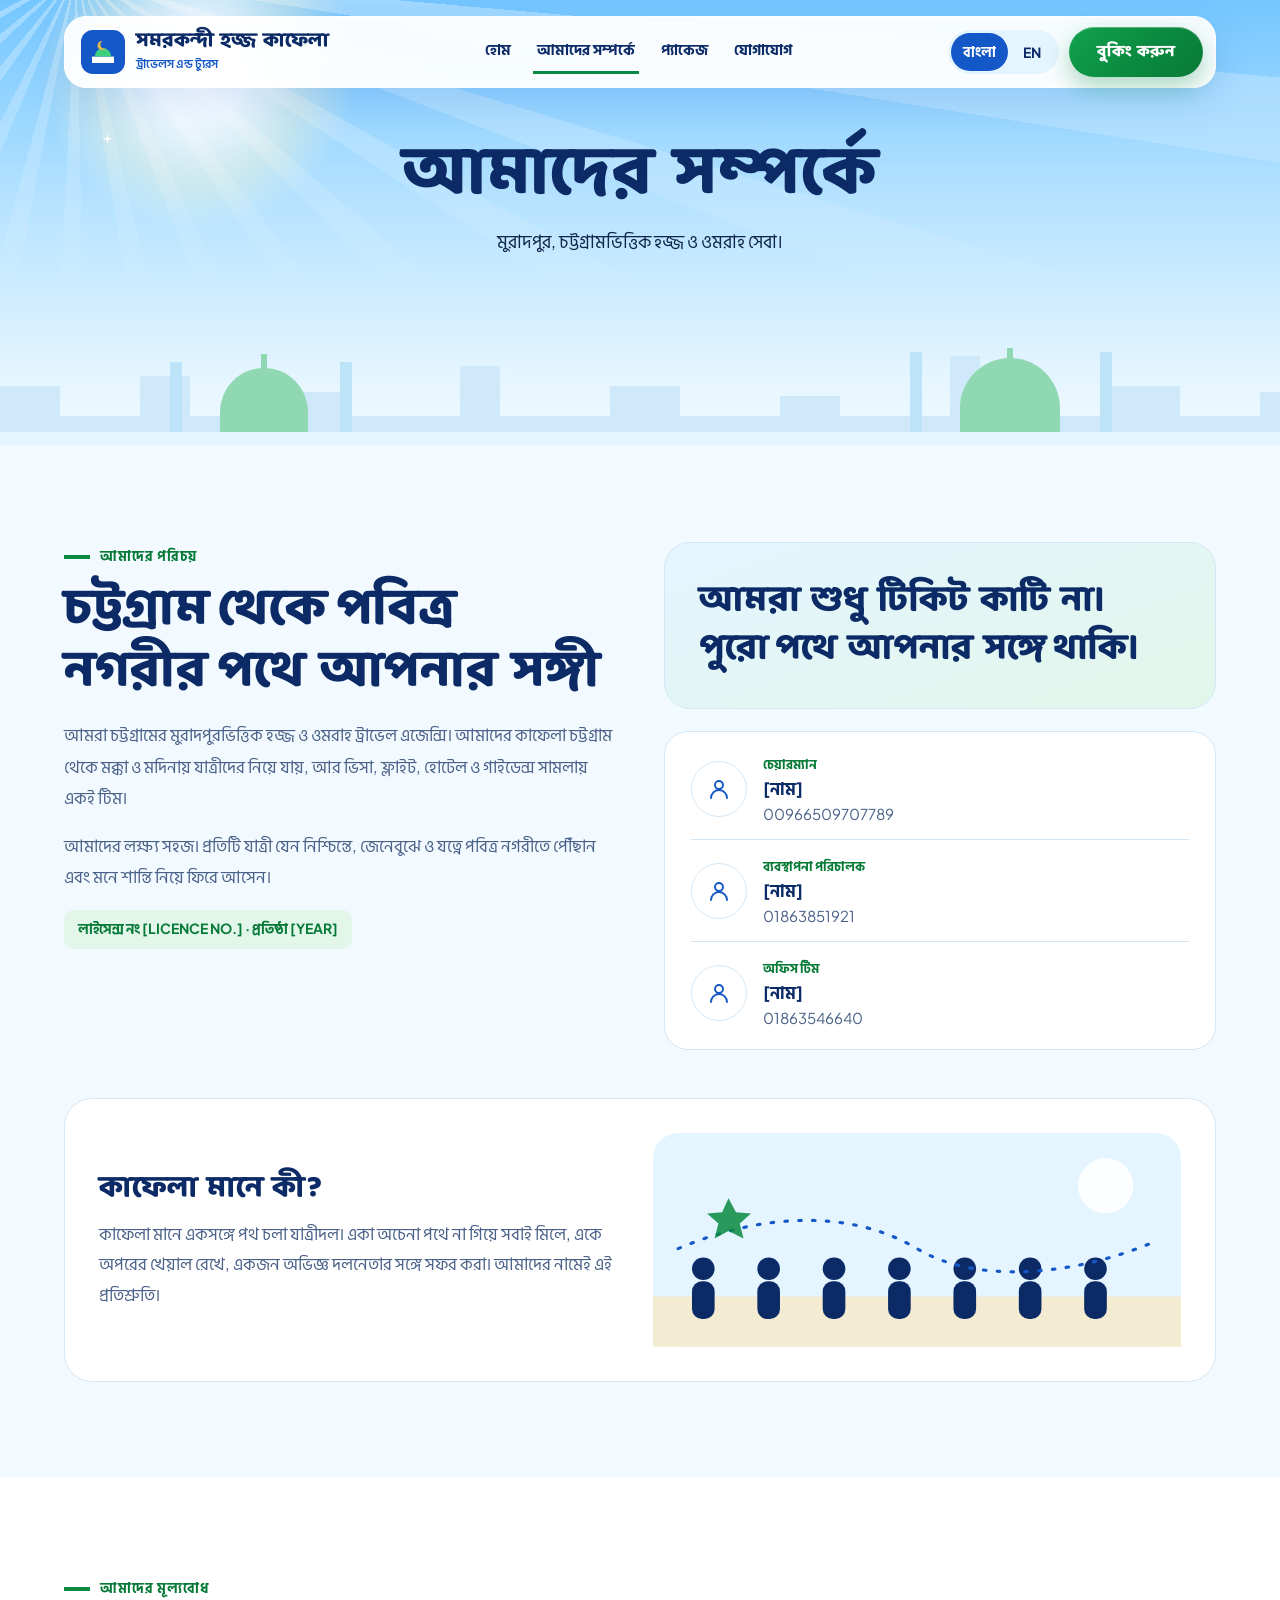
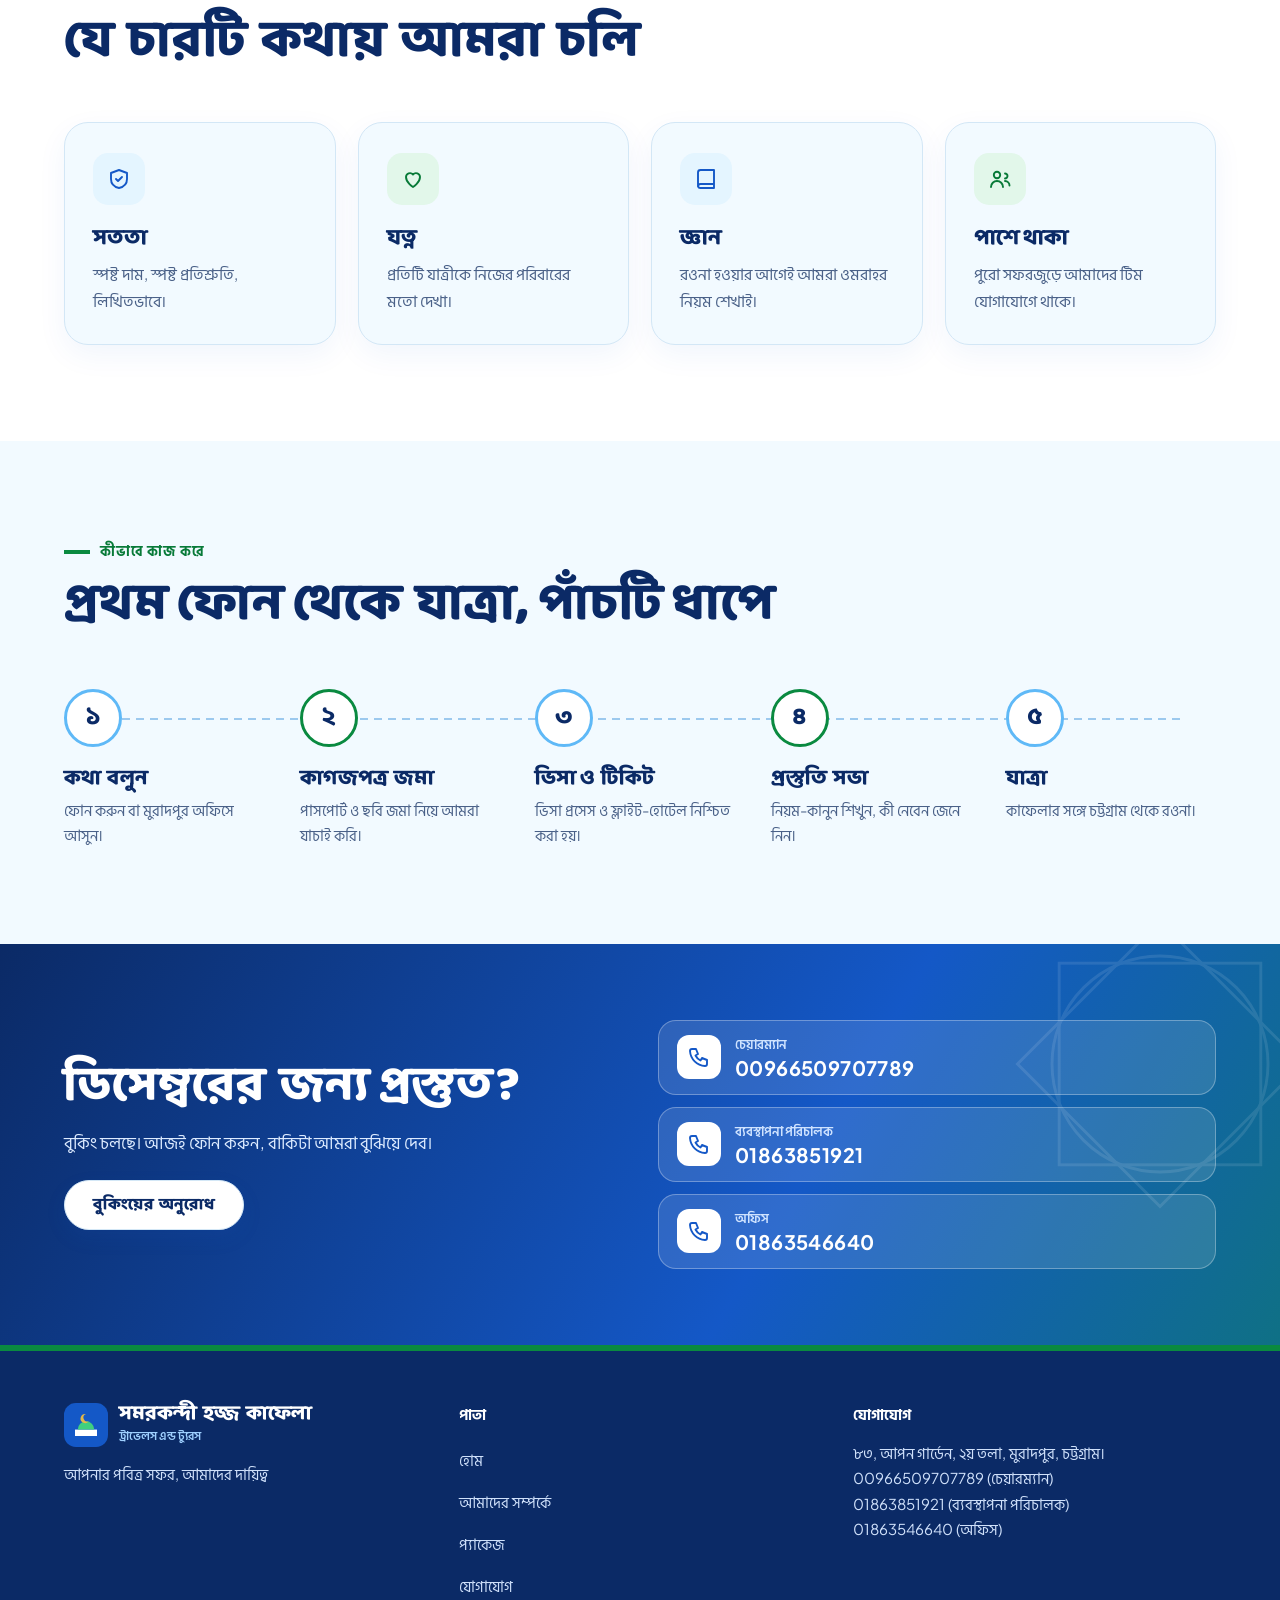
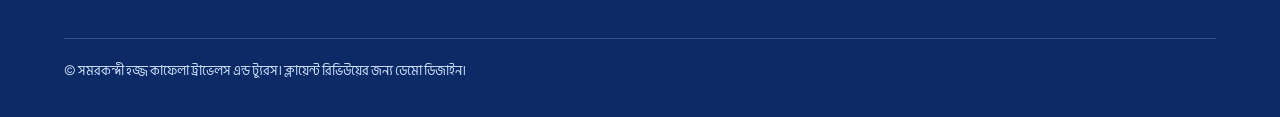
<file: about.html>
<!doctype html>
<html lang="bn">
<head>
  <meta charset="utf-8">
  <meta name="viewport" content="width=device-width, initial-scale=1">
  <title data-i18n="meta_about_title">আমাদের সম্পর্কে | সমরকন্দী হজ্জ কাফেলা</title>
  <meta name="description" content="আমাদের গল্প, মূল্যবোধ ও দল।" data-i18n-attr="content:meta_about_desc">
  
  <meta name="theme-color" content="#1458C7">
  <meta property="og:type" content="website">
  <meta property="og:title" content="About us | Samarkandi Hajj Kafela">
  <link rel="icon" href="assets/favicon.svg" type="image/svg+xml">
  <link rel="preconnect" href="https://fonts.googleapis.com">
  <link rel="preconnect" href="https://fonts.gstatic.com" crossorigin>
  <link rel="stylesheet" href="https://fonts.googleapis.com/css2?family=Amiri&family=Baloo+Da+2:wght@600;800&family=Hind+Siliguri:wght@400;600&family=Plus+Jakarta+Sans:wght@500;700;800&display=swap">
  <link rel="stylesheet" href="css/styles.css">
</head>
<body>
<a class="skip" href="#main" data-i18n="skip">মূল অংশে যান</a>
<div class="shell">
  <svg width="0" height="0" style="position:absolute" aria-hidden="true">
    <defs>
      <pattern id="crowd" width="26" height="13" patternUnits="userSpaceOnUse">
        <circle cx="4" cy="4" r="2.3" fill="#fff" stroke="#A9CCE6" stroke-width=".6"/>
        <rect x="1.6" y="6.4" width="4.8" height="5.4" rx="2.2" fill="#fff" stroke="#A9CCE6" stroke-width=".6"/>
        <circle cx="13" cy="3" r="2.3" fill="#3A4D73"/>
        <rect x="10.6" y="5.4" width="4.8" height="5.4" rx="2.2" fill="#3A4D73"/>
        <circle cx="21.5" cy="5" r="2.3" fill="#fff" stroke="#A9CCE6" stroke-width=".6"/>
        <rect x="19.1" y="7.4" width="4.8" height="4.8" rx="2.2" fill="#fff" stroke="#A9CCE6" stroke-width=".6"/>
      </pattern>
      <pattern id="arch" width="22" height="30" patternUnits="userSpaceOnUse">
        <path d="M3 30V14a8 8 0 0 1 16 0v16z" fill="#B9A672"/>
      </pattern>
      <linearGradient id="glassg" x1="0" y1="0" x2="0" y2="1">
        <stop offset="0" stop-color="#A8D3F5"/>
        <stop offset="1" stop-color="#6FA9E0"/>
      </linearGradient>
      <g id="palm">
        <path d="M0 0q4-40 2-70" stroke="#8A6A3B" stroke-width="4" fill="none"/>
        <path d="M2 -70q-30-6-46 14M2 -70q-18-22-44-18M2 -70q22-22 46-14M2 -70q30-4 44 14M2 -70q-2-26 6-36" stroke="#2E9E55" stroke-width="3.5" stroke-linecap="round" fill="none"/>
      </g>
      <g id="bird">
        <path d="M1 8Q6 0 12 6Q18 0 23 8" fill="none" stroke="#1B3B6B" stroke-width="1.8" stroke-linecap="round"/>
      </g>
    </defs>
  </svg>
  <div class="top">
    <div class="deco" aria-hidden="true">
      <div class="rays">
      </div>
      <div class="sun">
      </div>
      <span class="sp" style="left:24%;top:9%"></span> <span class="sp" style="left:44%;top:5%;animation-delay:-1.2s"></span> <span class="sp" style="left:61%;top:14%;animation-delay:-2.4s"></span> <span class="sp" style="left:90%;top:8%;animation-delay:-.6s"></span> <span class="sp" style="left:8%;top:30%;animation-delay:-2.9s;width:10px;height:10px"></span>
      <div class="cl" style="top:12%;animation-duration:95s;animation-delay:-30s">
      </div>
      <div class="cl" style="top:34%;width:280px;animation-duration:130s;animation-delay:-100s;opacity:.8">
      </div>
      <div class="cl" style="top:52%;width:180px;animation-duration:110s;animation-delay:-55s;opacity:.7">
      </div>
      <div class="bd" style="top:18%;animation-duration:46s;animation-delay:-8s">
        <svg viewBox="0 0 24 10">
          <path d="M1 8Q6 0 12 6Q18 0 23 8"/>
        </svg>
      </div>
      <div class="bd" style="top:26%;width:20px;animation-duration:58s;animation-delay:-30s">
        <svg viewBox="0 0 24 10">
          <path d="M1 8Q6 0 12 6Q18 0 23 8"/>
        </svg>
      </div>
      <div class="bd" style="top:11%;width:16px;animation-duration:64s;animation-delay:-45s">
        <svg viewBox="0 0 24 10">
          <path d="M1 8Q6 0 12 6Q18 0 23 8"/>
        </svg>
      </div>
    </div>
    <header class="nav">
      <div class="nav-in">
        <a class="brand" href="index.html" aria-label="হোম পেজ" data-i18n-attr="aria-label:home_page">
          <svg width="44" height="44" viewBox="0 0 48 48" aria-hidden="true">
            <rect width="48" height="48" rx="13" fill="#1458C7"/>
            <path d="M12 36h24v-7H12z" fill="#fff"/>
            <path d="M15 29a9 9 0 0 1 18 0z" fill="#3FD07F"/>
            <path d="M24 12a5 5 0 1 0 3 8 4 4 0 1 1-3-8z" fill="#E2B84A"/>
          </svg>
          <span><b data-i18n="samarkandi_hajj_kafela">সমরকন্দী হজ্জ কাফেলা</b><small data-i18n="travels_and_tours">ট্রাভেলস এন্ড ট্যুরস</small></span> </a>
        <nav class="links" aria-label="Main">
          <a class="nl" aria-current="false" href="index.html" data-i18n="home">হোম</a> <a class="nl on" aria-current="page" href="about.html" data-i18n="about_us">আমাদের সম্পর্কে</a> <a class="nl" aria-current="false" href="packages.html" data-i18n="packages">প্যাকেজ</a> <a class="nl" aria-current="false" href="contact.html" data-i18n="contact">যোগাযোগ</a>
        </nav>
        <div class="right">
          <div class="lang" role="group" aria-label="Language">
            <button type="button" class="on" data-lang="bn" lang="bn" aria-pressed="true" data-noi18n="1">
              বাংলা
            </button>
            <button type="button" class="" data-lang="en" lang="en" aria-pressed="false" data-noi18n="1">
              EN
            </button>
          </div>
          <a class="btn btn-g" href="contact.html" data-i18n="book_now">বুকিং করুন</a>
        </div>
      </div>
    </header>
    <div class="phead">
      <h1 data-i18n="about_us">
        আমাদের সম্পর্কে
      </h1>
      <p data-i18n="hajj_and_umrah_services">
        মুরাদপুর, চট্টগ্রামভিত্তিক হজ্জ ও ওমরাহ সেবা।
      </p>
    </div>
    <svg class="skyline" viewBox="0 0 1440 160" preserveAspectRatio="xMidYMax slice" aria-hidden="true">
      <path d="M0 160V120h80v-20h60v30h80v-40h50v40h90v-24h60v24h120v-50h40v50h110v-30h70v30h100v-20h60v20h110v-60h30v60h120v-30h80v30h80v-24h60v24h90v-40h40v40H1440V160z" fill="#CFE8FA"/>
      <path d="M300 160v-34a44 44 0 0 1 88 0v34z" fill="#8FD8B2"/>
      <rect x="341" y="68" width="6" height="26" fill="#8FD8B2"/>
      <path d="M1040 160v-38a50 50 0 0 1 100 0v38z" fill="#8FD8B2"/>
      <rect x="1087" y="62" width="6" height="30" fill="#8FD8B2"/>
      <rect x="250" y="76" width="12" height="84" fill="#BDE3F8"/>
      <rect x="420" y="76" width="12" height="84" fill="#BDE3F8"/>
      <rect x="990" y="66" width="12" height="94" fill="#BDE3F8"/>
      <rect x="1180" y="66" width="12" height="94" fill="#BDE3F8"/>
      <rect y="146" width="1440" height="14" fill="#E4F5FF"/>
    </svg>
  </div>
  <main id="main" class="pg">
    <section class="sec">
      <div class="wrap">
        <div class="split">
          <div class="story">
            <span class="eyebrow" data-i18n="who_we_are">আমাদের পরিচয়</span>
            <h2 class="h2" data-i18n="your_companion_from_chattogram">
              চট্টগ্রাম থেকে পবিত্র নগরীর পথে আপনার সঙ্গী
            </h2>
            <p data-i18n="we_are_a_hajj">
              আমরা চট্টগ্রামের মুরাদপুরভিত্তিক হজ্জ ও ওমরাহ ট্রাভেল এজেন্সি। আমাদের কাফেলা চট্টগ্রাম থেকে মক্কা ও মদিনায় যাত্রীদের নিয়ে যায়, আর ভিসা, ফ্লাইট, হোটেল ও গাইডেন্স সামলায় একই টিম।
            </p>
            <p data-i18n="our_aim_is_simple">
              আমাদের লক্ষ্য সহজ। প্রতিটি যাত্রী যেন নিশ্চিন্তে, জেনেবুঝে ও যত্নে পবিত্র নগরীতে পৌঁছান এবং মনে শান্তি নিয়ে ফিরে আসেন।
            </p>
            <span class="note" data-i18n="licence_no_licence_no">লাইসেন্স নং [LICENCE NO.] · প্রতিষ্ঠা [YEAR]</span>
          </div>
          <div>
            <div class="quote">
              <p data-i18n="we_do_not_just">
                আমরা শুধু টিকিট কাটি না। পুরো পথে আপনার সঙ্গে থাকি।
              </p>
            </div>
            <div style="margin-top:22px;padding:6px 26px;background:#fff;border:1px solid var(--line);border-radius:24px">
              <div class="person">
                <span class="avatar">
                  <svg class="ic" viewBox="0 0 24 24">
                    <path d="M12 4a4 4 0 1 0 0 8 4 4 0 0 0 0-8z M4 21c0-4.4 3.6-8 8-8s8 3.6 8 8"/>
                  </svg>
                  </span>
                <div>
                  <small data-i18n="chairman">চেয়ারম্যান</small><b data-i18n="name">[নাম]</b><span>00966509707789</span>
                </div>
              </div>
              <div class="person">
                <span class="avatar">
                  <svg class="ic" viewBox="0 0 24 24">
                    <path d="M12 4a4 4 0 1 0 0 8 4 4 0 0 0 0-8z M4 21c0-4.4 3.6-8 8-8s8 3.6 8 8"/>
                  </svg>
                  </span>
                <div>
                  <small data-i18n="managing_director">ব্যবস্থাপনা পরিচালক</small><b data-i18n="name">[নাম]</b><span>01863851921</span>
                </div>
              </div>
              <div class="person">
                <span class="avatar">
                  <svg class="ic" viewBox="0 0 24 24">
                    <path d="M12 4a4 4 0 1 0 0 8 4 4 0 0 0 0-8z M4 21c0-4.4 3.6-8 8-8s8 3.6 8 8"/>
                  </svg>
                  </span>
                <div>
                  <small data-i18n="office_team">অফিস টিম</small><b data-i18n="name">[নাম]</b><span>01863546640</span>
                </div>
              </div>
            </div>
          </div>
        </div>
        <div class="kaf">
          <div>
            <h3 data-i18n="what_is_a_kafela">
              কাফেলা মানে কী?
            </h3>
            <p data-i18n="a_kafela_is_a">
              কাফেলা মানে একসঙ্গে পথ চলা যাত্রীদল। একা অচেনা পথে না গিয়ে সবাই মিলে, একে অপরের খেয়াল রেখে, একজন অভিজ্ঞ দলনেতার সঙ্গে সফর করা। আমাদের নামেই এই প্রতিশ্রুতি।
            </p>
          </div>
          <svg viewBox="0 0 420 170" aria-hidden="true">
            <rect width="420" height="170" rx="20" fill="#E4F5FF"/>
            <path d="M0 130h420v40H0z" fill="#F3EBD2"/>
            <g fill="#0B2A66">
              <circle cx="40" cy="108" r="9"/>
              <rect x="31" y="118" width="18" height="30" rx="8"/>
              <circle cx="92" cy="108" r="9"/>
              <rect x="83" y="118" width="18" height="30" rx="8"/>
              <circle cx="144" cy="108" r="9"/>
              <rect x="135" y="118" width="18" height="30" rx="8"/>
              <circle cx="196" cy="108" r="9"/>
              <rect x="187" y="118" width="18" height="30" rx="8"/>
              <circle cx="248" cy="108" r="9"/>
              <rect x="239" y="118" width="18" height="30" rx="8"/>
              <circle cx="300" cy="108" r="9"/>
              <rect x="291" y="118" width="18" height="30" rx="8"/>
              <circle cx="352" cy="108" r="9"/>
              <rect x="343" y="118" width="18" height="30" rx="8"/>
            </g>
            <path d="M20 92c70-30 140-30 190 0s130 20 190-6" fill="none" stroke="#1458C7" stroke-width="2.5" stroke-dasharray="2 9" stroke-linecap="round"/>
            <circle cx="360" cy="42" r="22" fill="#fff" opacity=".9"/>
            <path d="M60 52l6 11 12 1-9 8 3 12-12-6-11 6 3-12-9-8 12-1z" fill="#0A8A40" opacity=".85"/>
          </svg>
        </div>
      </div>
    </section>
    <section class="sec alt pat">
      <div class="wrap">
        <span class="eyebrow" data-i18n="our_values">আমাদের মূল্যবোধ</span>
        <h2 class="h2" data-i18n="four_things_we_hold">
          যে চারটি কথায় আমরা চলি
        </h2>
        <div class="grid g4">
          <article class="card">
            <span class="ico ">
              <svg class="ic" viewBox="0 0 24 24">
                <path d="M12 3l8 3v6c0 5-3.5 8-8 9-4.5-1-8-4-8-9V6z M9 12l2 2 4-4"/>
              </svg>
              </span>
            <h3 data-i18n="honesty">
              সততা
            </h3>
            <p data-i18n="clear_prices_and_clear">
              স্পষ্ট দাম, স্পষ্ট প্রতিশ্রুতি, লিখিতভাবে।
            </p>
          </article>
          <article class="card">
            <span class="ico g">
              <svg class="ic" viewBox="0 0 24 24">
                <path d="M12 20s-7-4.4-7-10a4 4 0 0 1 7-2.5A4 4 0 0 1 19 10c0 5.6-7 10-7 10z"/>
              </svg>
              </span>
            <h3 data-i18n="care">
              যত্ন
            </h3>
            <p data-i18n="every_pilgrim_is_treated">
              প্রতিটি যাত্রীকে নিজের পরিবারের মতো দেখা।
            </p>
          </article>
          <article class="card">
            <span class="ico ">
              <svg class="ic" viewBox="0 0 24 24">
                <path d="M4 19.5A2.5 2.5 0 0 1 6.5 17H20V3H6.5A2.5 2.5 0 0 0 4 5.5z M6.5 17H20v4H6.5A2.5 2.5 0 0 1 4 19.5"/>
              </svg>
              </span>
            <h3 data-i18n="knowledge">
              জ্ঞান
            </h3>
            <p data-i18n="we_teach_the_rites">
              রওনা হওয়ার আগেই আমরা ওমরাহর নিয়ম শেখাই।
            </p>
          </article>
          <article class="card">
            <span class="ico g">
              <svg class="ic" viewBox="0 0 24 24">
                <path d="M9 4.8a3.2 3.2 0 1 0 0 6.4 3.2 3.2 0 0 0 0-6.4z M3 20c0-3.3 2.7-6 6-6s6 2.7 6 6 M17 6.5a2.5 2.5 0 1 1 0 5 M17 14c2.5 0 4.5 2 4.5 4.5"/>
              </svg>
              </span>
            <h3 data-i18n="presence">
              পাশে থাকা
            </h3>
            <p data-i18n="our_team_stays_reachable">
              পুরো সফরজুড়ে আমাদের টিম যোগাযোগে থাকে।
            </p>
          </article>
        </div>
      </div>
    </section>
    <section class="sec">
      <div class="wrap">
        <span class="eyebrow" data-i18n="how_it_works">কীভাবে কাজ করে</span>
        <h2 class="h2" data-i18n="from_the_first_call">
          প্রথম ফোন থেকে যাত্রা, পাঁচটি ধাপে
        </h2>
        <div class="steps">
          <div class="step">
            <div class="num" data-i18n="n_1">
              ১
            </div>
            <h3 data-i18n="talk_to_us">
              কথা বলুন
            </h3>
            <p data-i18n="call_us_or_visit">
              ফোন করুন বা মুরাদপুর অফিসে আসুন।
            </p>
          </div>
          <div class="step">
            <div class="num" data-i18n="n_2">
              ২
            </div>
            <h3 data-i18n="submit_documents">
              কাগজপত্র জমা
            </h3>
            <p data-i18n="we_collect_and_check">
              পাসপোর্ট ও ছবি জমা নিয়ে আমরা যাচাই করি।
            </p>
          </div>
          <div class="step">
            <div class="num" data-i18n="n_3">
              ৩
            </div>
            <h3 data-i18n="visa_and_tickets">
              ভিসা ও টিকিট
            </h3>
            <p data-i18n="we_process_the_visa">
              ভিসা প্রসেস ও ফ্লাইট-হোটেল নিশ্চিত করা হয়।
            </p>
          </div>
          <div class="step">
            <div class="num" data-i18n="n_4">
              ৪
            </div>
            <h3 data-i18n="briefing">
              প্রস্তুতি সভা
            </h3>
            <p data-i18n="learn_the_rites_and">
              নিয়ম-কানুন শিখুন, কী নেবেন জেনে নিন।
            </p>
          </div>
          <div class="step">
            <div class="num" data-i18n="n_5">
              ৫
            </div>
            <h3 data-i18n="travel_2">
              যাত্রা
            </h3>
            <p data-i18n="fly_from_chattogram_with">
              কাফেলার সঙ্গে চট্টগ্রাম থেকে রওনা।
            </p>
          </div>
        </div>
      </div>
    </section>
  </main>
  <section class="band">
    <svg class="bandstar" viewBox="0 0 100 100" aria-hidden="true">
      <g fill="none" stroke="#fff" stroke-width=".8">
        <rect x="22" y="22" width="56" height="56"/>
        <rect x="22" y="22" width="56" height="56" transform="rotate(45 50 50)"/>
        <circle cx="50" cy="50" r="30"/>
      </g>
    </svg>
    <div class="wrap">
      <div>
        <h2 data-i18n="ready_for_december">
          ডিসেম্বরের জন্য প্রস্তুত?
        </h2>
        <p data-i18n="bookings_are_open_call">
          বুকিং চলছে। আজই ফোন করুন, বাকিটা আমরা বুঝিয়ে দেব।
        </p>
        <div style="margin-top:24px">
          <a class="btn btn-w" href="contact.html" data-i18n="request_a_booking">বুকিংয়ের অনুরোধ</a>
        </div>
      </div>
      <div class="phones">
        <a class="ph" href="tel:00966509707789"><span class="ico">
            <svg class="ic" viewBox="0 0 24 24">
              <path d="M5 4h4l2 5-2.5 1.5a11 11 0 0 0 5 5L15 13l5 2v4a2 2 0 0 1-2 2A16 16 0 0 1 3 6a2 2 0 0 1 2-2z"/>
            </svg>
            </span><span><small data-i18n="chairman">চেয়ারম্যান</small><b>00966509707789</b></span></a> <a class="ph" href="tel:01863851921"><span class="ico">
            <svg class="ic" viewBox="0 0 24 24">
              <path d="M5 4h4l2 5-2.5 1.5a11 11 0 0 0 5 5L15 13l5 2v4a2 2 0 0 1-2 2A16 16 0 0 1 3 6a2 2 0 0 1 2-2z"/>
            </svg>
            </span><span><small data-i18n="managing_director">ব্যবস্থাপনা পরিচালক</small><b>01863851921</b></span></a> <a class="ph" href="tel:01863546640"><span class="ico">
            <svg class="ic" viewBox="0 0 24 24">
              <path d="M5 4h4l2 5-2.5 1.5a11 11 0 0 0 5 5L15 13l5 2v4a2 2 0 0 1-2 2A16 16 0 0 1 3 6a2 2 0 0 1 2-2z"/>
            </svg>
            </span><span><small data-i18n="office">অফিস</small><b>01863546640</b></span></a>
      </div>
    </div>
  </section>
  <footer class="foot">
    <div class="wrap">
      <div class="frow">
        <div>
          <div class="brand">
            <svg width="44" height="44" viewBox="0 0 48 48" aria-hidden="true">
              <rect width="48" height="48" rx="13" fill="#1458C7"/>
              <path d="M12 36h24v-7H12z" fill="#fff"/>
              <path d="M15 29a9 9 0 0 1 18 0z" fill="#3FD07F"/>
              <path d="M24 12a5 5 0 1 0 3 8 4 4 0 1 1-3-8z" fill="#E2B84A"/>
            </svg>
            <span><b data-i18n="samarkandi_hajj_kafela">সমরকন্দী হজ্জ কাফেলা</b><small data-i18n="travels_and_tours">ট্রাভেলস এন্ড ট্যুরস</small></span>
          </div>
          <p style="margin-top:14px" data-i18n="your_sacred_journey_our">
            আপনার পবিত্র সফর, আমাদের দায়িত্ব
          </p>
        </div>
        <div class="fl">
          <h4 data-i18n="pages">
            পাতা
          </h4>
          <a href="index.html" data-i18n="home">হোম</a><a href="about.html" data-i18n="about_us">আমাদের সম্পর্কে</a><a href="packages.html" data-i18n="packages">প্যাকেজ</a><a href="contact.html" data-i18n="contact">যোগাযোগ</a>
        </div>
        <div>
          <h4 data-i18n="contact">
            যোগাযোগ
          </h4>
          <p data-i18n="n_83_apon_garden_2nd">
            ৮৩, আপন গার্ডেন, ২য় তলা, মুরাদপুর, চট্টগ্রাম।
          </p>
          <p data-i18n="n_00966509707789_chairman">
            00966509707789 (চেয়ারম্যান)
          </p>
          <p data-i18n="n_01863851921_managing_director">
            01863851921 (ব্যবস্থাপনা পরিচালক)
          </p>
          <p data-i18n="n_01863546640_office">
            01863546640 (অফিস)
          </p>
        </div>
      </div>
      <p class="copy" data-i18n="samarkandi_hajj_kafela_travels">
        © সমরকন্দী হজ্জ কাফেলা ট্রাভেলস এন্ড ট্যুরস। ক্লায়েন্ট রিভিউয়ের জন্য ডেমো ডিজাইন।
      </p>
    </div>
  </footer>
</div>

<script src="js/config.js"></script>
<script src="js/i18n.js"></script>
<script src="js/main.js"></script>
</body>
</html>
</file>
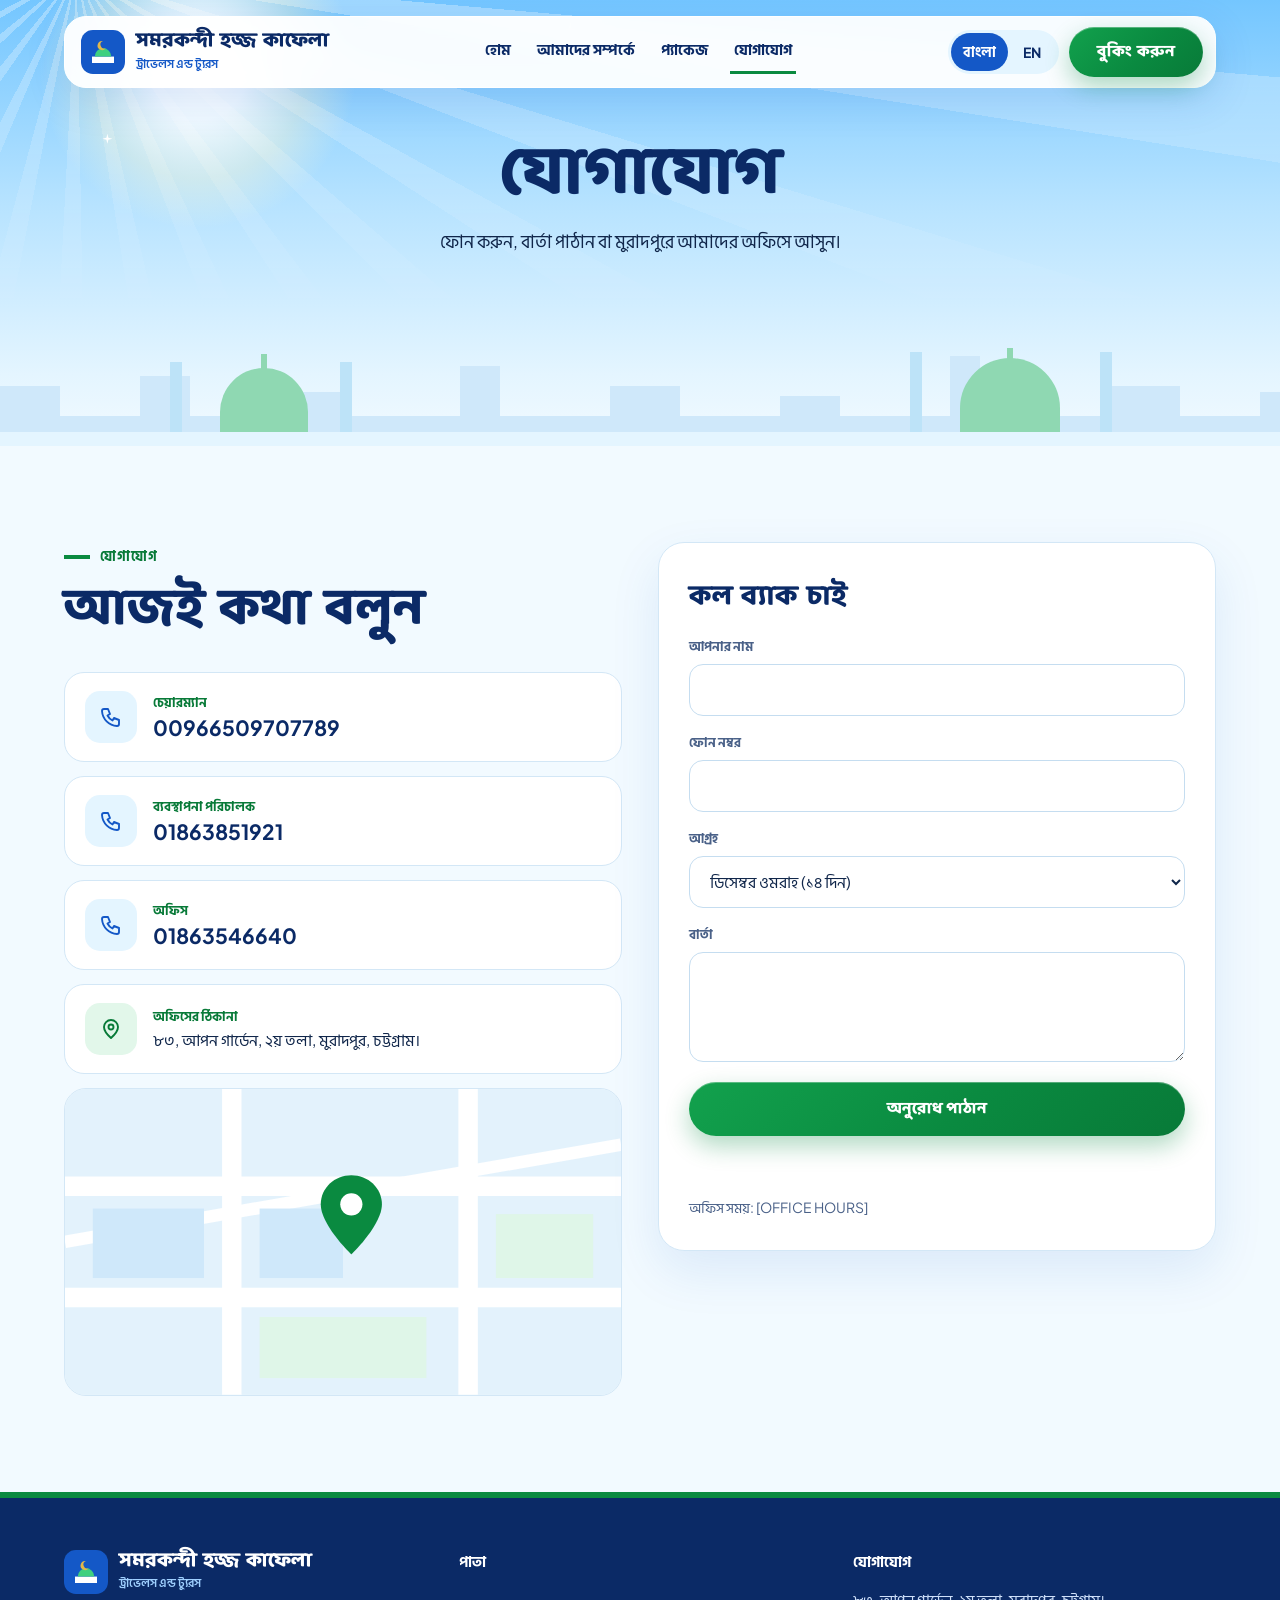
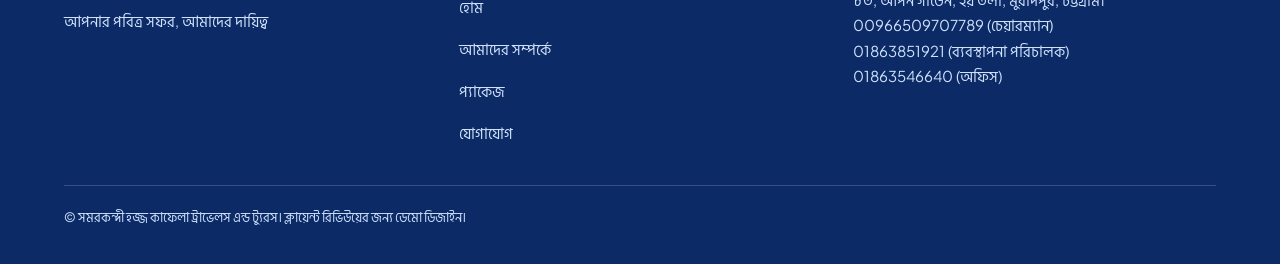
<file: contact.html>
<!doctype html>
<html lang="bn">
<head>
  <meta charset="utf-8">
  <meta name="viewport" content="width=device-width, initial-scale=1">
  <title data-i18n="meta_contact_title">যোগাযোগ | সমরকন্দী হজ্জ কাফেলা</title>
  <meta name="description" content="অফিসের ঠিকানা, ফোন নম্বর ও অনুরোধ ফর্ম।" data-i18n-attr="content:meta_contact_desc">
  
  <meta name="theme-color" content="#1458C7">
  <meta property="og:type" content="website">
  <meta property="og:title" content="Contact | Samarkandi Hajj Kafela">
  <link rel="icon" href="assets/favicon.svg" type="image/svg+xml">
  <link rel="preconnect" href="https://fonts.googleapis.com">
  <link rel="preconnect" href="https://fonts.gstatic.com" crossorigin>
  <link rel="stylesheet" href="https://fonts.googleapis.com/css2?family=Amiri&family=Baloo+Da+2:wght@600;800&family=Hind+Siliguri:wght@400;600&family=Plus+Jakarta+Sans:wght@500;700;800&display=swap">
  <link rel="stylesheet" href="css/styles.css">
</head>
<body>
<a class="skip" href="#main" data-i18n="skip">মূল অংশে যান</a>
<div class="shell">
  <svg width="0" height="0" style="position:absolute" aria-hidden="true">
    <defs>
      <pattern id="crowd" width="26" height="13" patternUnits="userSpaceOnUse">
        <circle cx="4" cy="4" r="2.3" fill="#fff" stroke="#A9CCE6" stroke-width=".6"/>
        <rect x="1.6" y="6.4" width="4.8" height="5.4" rx="2.2" fill="#fff" stroke="#A9CCE6" stroke-width=".6"/>
        <circle cx="13" cy="3" r="2.3" fill="#3A4D73"/>
        <rect x="10.6" y="5.4" width="4.8" height="5.4" rx="2.2" fill="#3A4D73"/>
        <circle cx="21.5" cy="5" r="2.3" fill="#fff" stroke="#A9CCE6" stroke-width=".6"/>
        <rect x="19.1" y="7.4" width="4.8" height="4.8" rx="2.2" fill="#fff" stroke="#A9CCE6" stroke-width=".6"/>
      </pattern>
      <pattern id="arch" width="22" height="30" patternUnits="userSpaceOnUse">
        <path d="M3 30V14a8 8 0 0 1 16 0v16z" fill="#B9A672"/>
      </pattern>
      <linearGradient id="glassg" x1="0" y1="0" x2="0" y2="1">
        <stop offset="0" stop-color="#A8D3F5"/>
        <stop offset="1" stop-color="#6FA9E0"/>
      </linearGradient>
      <g id="palm">
        <path d="M0 0q4-40 2-70" stroke="#8A6A3B" stroke-width="4" fill="none"/>
        <path d="M2 -70q-30-6-46 14M2 -70q-18-22-44-18M2 -70q22-22 46-14M2 -70q30-4 44 14M2 -70q-2-26 6-36" stroke="#2E9E55" stroke-width="3.5" stroke-linecap="round" fill="none"/>
      </g>
      <g id="bird">
        <path d="M1 8Q6 0 12 6Q18 0 23 8" fill="none" stroke="#1B3B6B" stroke-width="1.8" stroke-linecap="round"/>
      </g>
    </defs>
  </svg>
  <div class="top">
    <div class="deco" aria-hidden="true">
      <div class="rays">
      </div>
      <div class="sun">
      </div>
      <span class="sp" style="left:24%;top:9%"></span> <span class="sp" style="left:44%;top:5%;animation-delay:-1.2s"></span> <span class="sp" style="left:61%;top:14%;animation-delay:-2.4s"></span> <span class="sp" style="left:90%;top:8%;animation-delay:-.6s"></span> <span class="sp" style="left:8%;top:30%;animation-delay:-2.9s;width:10px;height:10px"></span>
      <div class="cl" style="top:12%;animation-duration:95s;animation-delay:-30s">
      </div>
      <div class="cl" style="top:34%;width:280px;animation-duration:130s;animation-delay:-100s;opacity:.8">
      </div>
      <div class="cl" style="top:52%;width:180px;animation-duration:110s;animation-delay:-55s;opacity:.7">
      </div>
      <div class="bd" style="top:18%;animation-duration:46s;animation-delay:-8s">
        <svg viewBox="0 0 24 10">
          <path d="M1 8Q6 0 12 6Q18 0 23 8"/>
        </svg>
      </div>
      <div class="bd" style="top:26%;width:20px;animation-duration:58s;animation-delay:-30s">
        <svg viewBox="0 0 24 10">
          <path d="M1 8Q6 0 12 6Q18 0 23 8"/>
        </svg>
      </div>
      <div class="bd" style="top:11%;width:16px;animation-duration:64s;animation-delay:-45s">
        <svg viewBox="0 0 24 10">
          <path d="M1 8Q6 0 12 6Q18 0 23 8"/>
        </svg>
      </div>
    </div>
    <header class="nav">
      <div class="nav-in">
        <a class="brand" href="index.html" aria-label="হোম পেজ" data-i18n-attr="aria-label:home_page">
          <svg width="44" height="44" viewBox="0 0 48 48" aria-hidden="true">
            <rect width="48" height="48" rx="13" fill="#1458C7"/>
            <path d="M12 36h24v-7H12z" fill="#fff"/>
            <path d="M15 29a9 9 0 0 1 18 0z" fill="#3FD07F"/>
            <path d="M24 12a5 5 0 1 0 3 8 4 4 0 1 1-3-8z" fill="#E2B84A"/>
          </svg>
          <span><b data-i18n="samarkandi_hajj_kafela">সমরকন্দী হজ্জ কাফেলা</b><small data-i18n="travels_and_tours">ট্রাভেলস এন্ড ট্যুরস</small></span> </a>
        <nav class="links" aria-label="Main">
          <a class="nl" aria-current="false" href="index.html" data-i18n="home">হোম</a> <a class="nl" aria-current="false" href="about.html" data-i18n="about_us">আমাদের সম্পর্কে</a> <a class="nl" aria-current="false" href="packages.html" data-i18n="packages">প্যাকেজ</a> <a class="nl on" aria-current="page" href="contact.html" data-i18n="contact">যোগাযোগ</a>
        </nav>
        <div class="right">
          <div class="lang" role="group" aria-label="Language">
            <button type="button" class="on" data-lang="bn" lang="bn" aria-pressed="true" data-noi18n="1">
              বাংলা
            </button>
            <button type="button" class="" data-lang="en" lang="en" aria-pressed="false" data-noi18n="1">
              EN
            </button>
          </div>
          <a class="btn btn-g" href="contact.html" data-i18n="book_now">বুকিং করুন</a>
        </div>
      </div>
    </header>
    <div class="phead">
      <h1 data-i18n="contact">
        যোগাযোগ
      </h1>
      <p data-i18n="call_message_or_visit">
        ফোন করুন, বার্তা পাঠান বা মুরাদপুরে আমাদের অফিসে আসুন।
      </p>
    </div>
    <svg class="skyline" viewBox="0 0 1440 160" preserveAspectRatio="xMidYMax slice" aria-hidden="true">
      <path d="M0 160V120h80v-20h60v30h80v-40h50v40h90v-24h60v24h120v-50h40v50h110v-30h70v30h100v-20h60v20h110v-60h30v60h120v-30h80v30h80v-24h60v24h90v-40h40v40H1440V160z" fill="#CFE8FA"/>
      <path d="M300 160v-34a44 44 0 0 1 88 0v34z" fill="#8FD8B2"/>
      <rect x="341" y="68" width="6" height="26" fill="#8FD8B2"/>
      <path d="M1040 160v-38a50 50 0 0 1 100 0v38z" fill="#8FD8B2"/>
      <rect x="1087" y="62" width="6" height="30" fill="#8FD8B2"/>
      <rect x="250" y="76" width="12" height="84" fill="#BDE3F8"/>
      <rect x="420" y="76" width="12" height="84" fill="#BDE3F8"/>
      <rect x="990" y="66" width="12" height="94" fill="#BDE3F8"/>
      <rect x="1180" y="66" width="12" height="94" fill="#BDE3F8"/>
      <rect y="146" width="1440" height="14" fill="#E4F5FF"/>
    </svg>
  </div>
  <main id="main" class="pg">
    <section class="sec">
      <div class="wrap">
        <div class="cgrid">
          <div>
            <span class="eyebrow" data-i18n="contact">যোগাযোগ</span>
            <h2 class="h2" data-i18n="talk_to_us_today">
              আজই কথা বলুন
            </h2>
            <div class="cinfo">
              <a class="crow" href="tel:00966509707789"><span class="ico">
                  <svg class="ic" viewBox="0 0 24 24">
                    <path d="M5 4h4l2 5-2.5 1.5a11 11 0 0 0 5 5L15 13l5 2v4a2 2 0 0 1-2 2A16 16 0 0 1 3 6a2 2 0 0 1 2-2z"/>
                  </svg>
                  </span><span><small data-i18n="chairman">চেয়ারম্যান</small><b>00966509707789</b></span></a> <a class="crow" href="tel:01863851921"><span class="ico">
                  <svg class="ic" viewBox="0 0 24 24">
                    <path d="M5 4h4l2 5-2.5 1.5a11 11 0 0 0 5 5L15 13l5 2v4a2 2 0 0 1-2 2A16 16 0 0 1 3 6a2 2 0 0 1 2-2z"/>
                  </svg>
                  </span><span><small data-i18n="managing_director">ব্যবস্থাপনা পরিচালক</small><b>01863851921</b></span></a> <a class="crow" href="tel:01863546640"><span class="ico">
                  <svg class="ic" viewBox="0 0 24 24">
                    <path d="M5 4h4l2 5-2.5 1.5a11 11 0 0 0 5 5L15 13l5 2v4a2 2 0 0 1-2 2A16 16 0 0 1 3 6a2 2 0 0 1 2-2z"/>
                  </svg>
                  </span><span><small data-i18n="office">অফিস</small><b>01863546640</b></span></a>
              <div class="crow">
                <span class="ico g">
                  <svg class="ic" viewBox="0 0 24 24">
                    <path d="M12 21s-7-6.2-7-11a7 7 0 0 1 14 0c0 4.8-7 11-7 11z"/>
                    <circle cx="12" cy="10" r="2.5"/>
                  </svg>
                  </span><span><small data-i18n="office_address">অফিসের ঠিকানা</small><span class="t" data-i18n="n_83_apon_garden_2nd">৮৩, আপন গার্ডেন, ২য় তলা, মুরাদপুর, চট্টগ্রাম।</span></span>
              </div>
            </div>
            <div class="map" aria-hidden="true">
              <svg viewBox="0 0 400 220">
                <rect width="400" height="220" fill="#E3F2FC"/>
                <path d="M0 150H400M0 70H400M120 0V220M290 0V220" stroke="#fff" stroke-width="14"/>
                <path d="M0 110L400 40" stroke="#fff" stroke-width="9"/>
                <rect x="140" y="86" width="60" height="50" fill="#CFE8FA"/>
                <rect x="310" y="90" width="70" height="46" fill="#DFF6E8"/>
                <rect x="20" y="86" width="80" height="50" fill="#CFE8FA"/>
                <rect x="140" y="164" width="120" height="44" fill="#DFF6E8"/>
                <path d="M206 62c-12 0-22 9-22 21 0 15 22 36 22 36s22-21 22-36c0-12-10-21-22-21z" fill="#0A8A40"/>
                <circle cx="206" cy="83" r="8" fill="#fff"/>
              </svg>
            </div>
          </div>
          <form class="form" id="contact-form" action="#" novalidate="">
            <h3 data-i18n="request_a_call_back">
              কল ব্যাক চাই
            </h3>
            <div class="field">
              <label for="c-name" data-i18n="your_name">
                আপনার নাম
              </label>
              <input id="c-name" name="name" type="text" autocomplete="name" required="">
            </div>
            <div class="field">
              <label for="c-phone" data-i18n="phone_number">
                ফোন নম্বর
              </label>
              <input id="c-phone" name="phone" type="tel" inputmode="tel" autocomplete="tel" required="">
            </div>
            <div class="field">
              <label for="c-int" data-i18n="interested_in">
                আগ্রহ
              </label>
              <select id="c-int" name="interest"><option data-i18n="december_umrah_14_days">ডিসেম্বর ওমরাহ (১৪ দিন)</option><option data-i18n="custom_umrah">কাস্টম ওমরাহ</option><option data-i18n="hajj_registration_2">হজ্জ নিবন্ধন</option></select>
            </div>
            <div class="field">
              <label for="c-msg" data-i18n="message">
                বার্তা
              </label>
              <textarea id="c-msg" name="message" rows="4"></textarea>
            </div>
            <button type="submit" class="btn btn-g" style="min-height:54px" data-i18n="send_request">
              অনুরোধ পাঠান
            </button>
            <p class="fine form-status" id="form-status" role="status" aria-live="polite" data-noi18n="1">
            </p>
            <p class="fine" style="margin:0" data-i18n="office_hours_office_hours">
              অফিস সময়: [OFFICE HOURS]
            </p>
          </form>
        </div>
      </div>
    </section>
  </main>
  <footer class="foot">
    <div class="wrap">
      <div class="frow">
        <div>
          <div class="brand">
            <svg width="44" height="44" viewBox="0 0 48 48" aria-hidden="true">
              <rect width="48" height="48" rx="13" fill="#1458C7"/>
              <path d="M12 36h24v-7H12z" fill="#fff"/>
              <path d="M15 29a9 9 0 0 1 18 0z" fill="#3FD07F"/>
              <path d="M24 12a5 5 0 1 0 3 8 4 4 0 1 1-3-8z" fill="#E2B84A"/>
            </svg>
            <span><b data-i18n="samarkandi_hajj_kafela">সমরকন্দী হজ্জ কাফেলা</b><small data-i18n="travels_and_tours">ট্রাভেলস এন্ড ট্যুরস</small></span>
          </div>
          <p style="margin-top:14px" data-i18n="your_sacred_journey_our">
            আপনার পবিত্র সফর, আমাদের দায়িত্ব
          </p>
        </div>
        <div class="fl">
          <h4 data-i18n="pages">
            পাতা
          </h4>
          <a href="index.html" data-i18n="home">হোম</a><a href="about.html" data-i18n="about_us">আমাদের সম্পর্কে</a><a href="packages.html" data-i18n="packages">প্যাকেজ</a><a href="contact.html" data-i18n="contact">যোগাযোগ</a>
        </div>
        <div>
          <h4 data-i18n="contact">
            যোগাযোগ
          </h4>
          <p data-i18n="n_83_apon_garden_2nd">
            ৮৩, আপন গার্ডেন, ২য় তলা, মুরাদপুর, চট্টগ্রাম।
          </p>
          <p data-i18n="n_00966509707789_chairman">
            00966509707789 (চেয়ারম্যান)
          </p>
          <p data-i18n="n_01863851921_managing_director">
            01863851921 (ব্যবস্থাপনা পরিচালক)
          </p>
          <p data-i18n="n_01863546640_office">
            01863546640 (অফিস)
          </p>
        </div>
      </div>
      <p class="copy" data-i18n="samarkandi_hajj_kafela_travels">
        © সমরকন্দী হজ্জ কাফেলা ট্রাভেলস এন্ড ট্যুরস। ক্লায়েন্ট রিভিউয়ের জন্য ডেমো ডিজাইন।
      </p>
    </div>
  </footer>
</div>

<script src="js/config.js"></script>
<script src="js/i18n.js"></script>
<script src="js/main.js"></script>
</body>
</html>
</file>
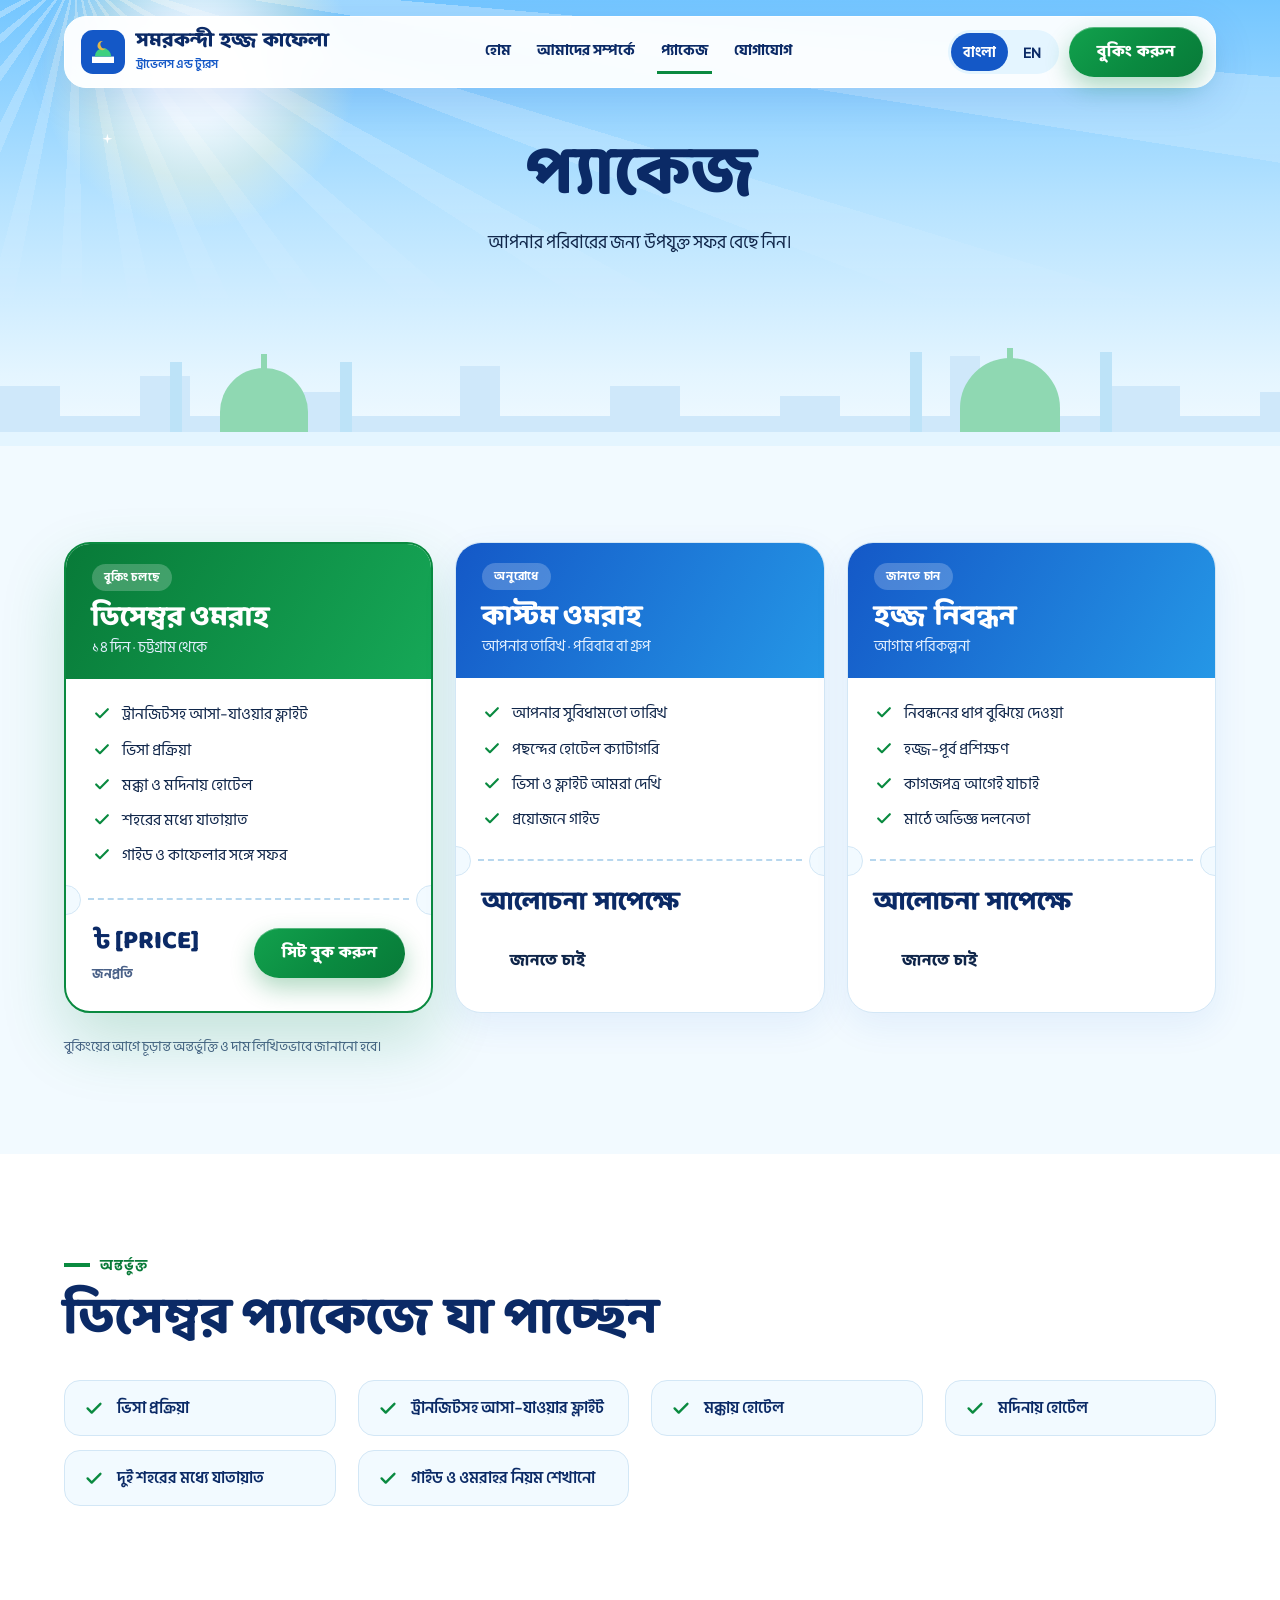
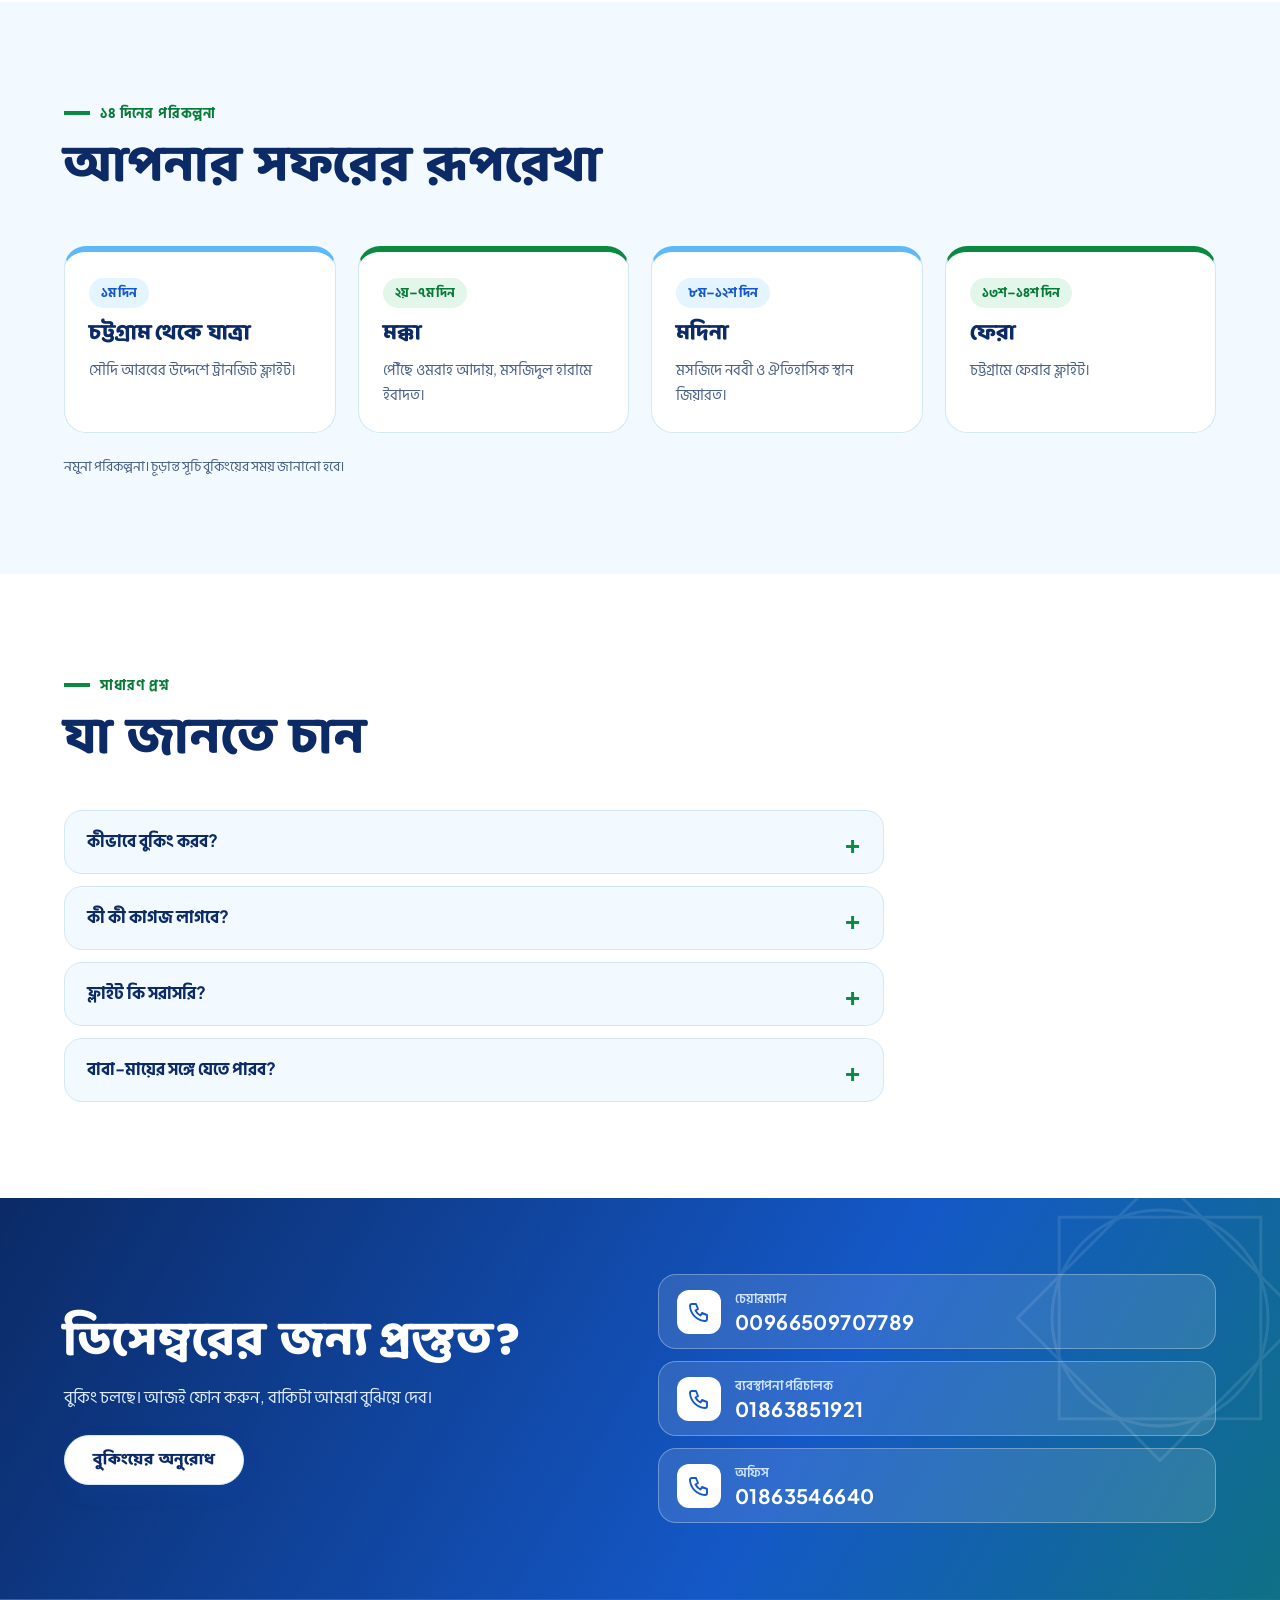
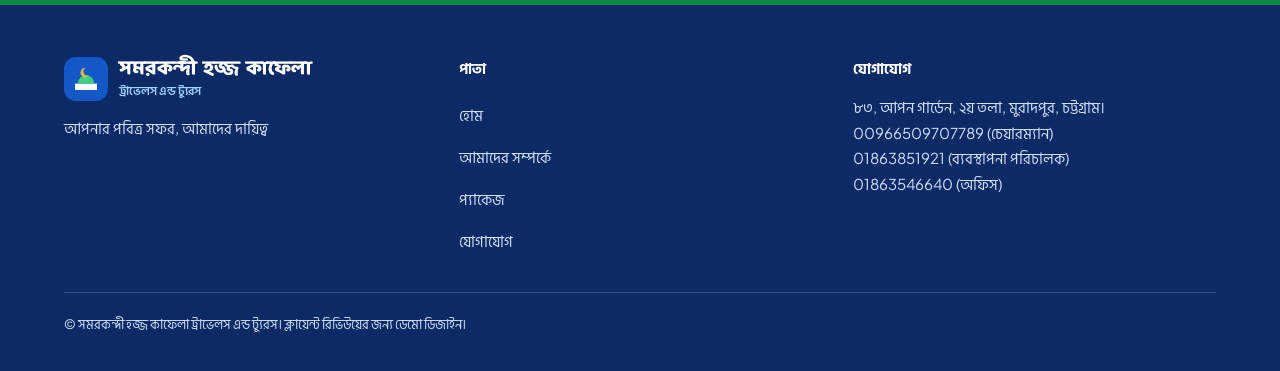
<file: packages.html>
<!doctype html>
<html lang="bn">
<head>
  <meta charset="utf-8">
  <meta name="viewport" content="width=device-width, initial-scale=1">
  <title data-i18n="meta_packages_title">হজ্জ ও ওমরাহ প্যাকেজ | সমরকন্দী হজ্জ কাফেলা</title>
  <meta name="description" content="১৪ দিনের ওমরাহ প্যাকেজ, দিনভিত্তিক পরিকল্পনা ও প্রস্তুতির চেকলিস্ট।" data-i18n-attr="content:meta_packages_desc">
  
  <meta name="theme-color" content="#1458C7">
  <meta property="og:type" content="website">
  <meta property="og:title" content="Hajj & Umrah packages | Samarkandi Hajj Kafela">
  <link rel="icon" href="assets/favicon.svg" type="image/svg+xml">
  <link rel="preconnect" href="https://fonts.googleapis.com">
  <link rel="preconnect" href="https://fonts.gstatic.com" crossorigin>
  <link rel="stylesheet" href="https://fonts.googleapis.com/css2?family=Amiri&family=Baloo+Da+2:wght@600;800&family=Hind+Siliguri:wght@400;600&family=Plus+Jakarta+Sans:wght@500;700;800&display=swap">
  <link rel="stylesheet" href="css/styles.css">
</head>
<body>
<a class="skip" href="#main" data-i18n="skip">মূল অংশে যান</a>
<div class="shell">
  <svg width="0" height="0" style="position:absolute" aria-hidden="true">
    <defs>
      <pattern id="crowd" width="26" height="13" patternUnits="userSpaceOnUse">
        <circle cx="4" cy="4" r="2.3" fill="#fff" stroke="#A9CCE6" stroke-width=".6"/>
        <rect x="1.6" y="6.4" width="4.8" height="5.4" rx="2.2" fill="#fff" stroke="#A9CCE6" stroke-width=".6"/>
        <circle cx="13" cy="3" r="2.3" fill="#3A4D73"/>
        <rect x="10.6" y="5.4" width="4.8" height="5.4" rx="2.2" fill="#3A4D73"/>
        <circle cx="21.5" cy="5" r="2.3" fill="#fff" stroke="#A9CCE6" stroke-width=".6"/>
        <rect x="19.1" y="7.4" width="4.8" height="4.8" rx="2.2" fill="#fff" stroke="#A9CCE6" stroke-width=".6"/>
      </pattern>
      <pattern id="arch" width="22" height="30" patternUnits="userSpaceOnUse">
        <path d="M3 30V14a8 8 0 0 1 16 0v16z" fill="#B9A672"/>
      </pattern>
      <linearGradient id="glassg" x1="0" y1="0" x2="0" y2="1">
        <stop offset="0" stop-color="#A8D3F5"/>
        <stop offset="1" stop-color="#6FA9E0"/>
      </linearGradient>
      <g id="palm">
        <path d="M0 0q4-40 2-70" stroke="#8A6A3B" stroke-width="4" fill="none"/>
        <path d="M2 -70q-30-6-46 14M2 -70q-18-22-44-18M2 -70q22-22 46-14M2 -70q30-4 44 14M2 -70q-2-26 6-36" stroke="#2E9E55" stroke-width="3.5" stroke-linecap="round" fill="none"/>
      </g>
      <g id="bird">
        <path d="M1 8Q6 0 12 6Q18 0 23 8" fill="none" stroke="#1B3B6B" stroke-width="1.8" stroke-linecap="round"/>
      </g>
    </defs>
  </svg>
  <div class="top">
    <div class="deco" aria-hidden="true">
      <div class="rays">
      </div>
      <div class="sun">
      </div>
      <span class="sp" style="left:24%;top:9%"></span> <span class="sp" style="left:44%;top:5%;animation-delay:-1.2s"></span> <span class="sp" style="left:61%;top:14%;animation-delay:-2.4s"></span> <span class="sp" style="left:90%;top:8%;animation-delay:-.6s"></span> <span class="sp" style="left:8%;top:30%;animation-delay:-2.9s;width:10px;height:10px"></span>
      <div class="cl" style="top:12%;animation-duration:95s;animation-delay:-30s">
      </div>
      <div class="cl" style="top:34%;width:280px;animation-duration:130s;animation-delay:-100s;opacity:.8">
      </div>
      <div class="cl" style="top:52%;width:180px;animation-duration:110s;animation-delay:-55s;opacity:.7">
      </div>
      <div class="bd" style="top:18%;animation-duration:46s;animation-delay:-8s">
        <svg viewBox="0 0 24 10">
          <path d="M1 8Q6 0 12 6Q18 0 23 8"/>
        </svg>
      </div>
      <div class="bd" style="top:26%;width:20px;animation-duration:58s;animation-delay:-30s">
        <svg viewBox="0 0 24 10">
          <path d="M1 8Q6 0 12 6Q18 0 23 8"/>
        </svg>
      </div>
      <div class="bd" style="top:11%;width:16px;animation-duration:64s;animation-delay:-45s">
        <svg viewBox="0 0 24 10">
          <path d="M1 8Q6 0 12 6Q18 0 23 8"/>
        </svg>
      </div>
    </div>
    <header class="nav">
      <div class="nav-in">
        <a class="brand" href="index.html" aria-label="হোম পেজ" data-i18n-attr="aria-label:home_page">
          <svg width="44" height="44" viewBox="0 0 48 48" aria-hidden="true">
            <rect width="48" height="48" rx="13" fill="#1458C7"/>
            <path d="M12 36h24v-7H12z" fill="#fff"/>
            <path d="M15 29a9 9 0 0 1 18 0z" fill="#3FD07F"/>
            <path d="M24 12a5 5 0 1 0 3 8 4 4 0 1 1-3-8z" fill="#E2B84A"/>
          </svg>
          <span><b data-i18n="samarkandi_hajj_kafela">সমরকন্দী হজ্জ কাফেলা</b><small data-i18n="travels_and_tours">ট্রাভেলস এন্ড ট্যুরস</small></span> </a>
        <nav class="links" aria-label="Main">
          <a class="nl" aria-current="false" href="index.html" data-i18n="home">হোম</a> <a class="nl" aria-current="false" href="about.html" data-i18n="about_us">আমাদের সম্পর্কে</a> <a class="nl on" aria-current="page" href="packages.html" data-i18n="packages">প্যাকেজ</a> <a class="nl" aria-current="false" href="contact.html" data-i18n="contact">যোগাযোগ</a>
        </nav>
        <div class="right">
          <div class="lang" role="group" aria-label="Language">
            <button type="button" class="on" data-lang="bn" lang="bn" aria-pressed="true" data-noi18n="1">
              বাংলা
            </button>
            <button type="button" class="" data-lang="en" lang="en" aria-pressed="false" data-noi18n="1">
              EN
            </button>
          </div>
          <a class="btn btn-g" href="contact.html" data-i18n="book_now">বুকিং করুন</a>
        </div>
      </div>
    </header>
    <div class="phead">
      <h1 data-i18n="packages">
        প্যাকেজ
      </h1>
      <p data-i18n="choose_the_journey_that">
        আপনার পরিবারের জন্য উপযুক্ত সফর বেছে নিন।
      </p>
    </div>
    <svg class="skyline" viewBox="0 0 1440 160" preserveAspectRatio="xMidYMax slice" aria-hidden="true">
      <path d="M0 160V120h80v-20h60v30h80v-40h50v40h90v-24h60v24h120v-50h40v50h110v-30h70v30h100v-20h60v20h110v-60h30v60h120v-30h80v30h80v-24h60v24h90v-40h40v40H1440V160z" fill="#CFE8FA"/>
      <path d="M300 160v-34a44 44 0 0 1 88 0v34z" fill="#8FD8B2"/>
      <rect x="341" y="68" width="6" height="26" fill="#8FD8B2"/>
      <path d="M1040 160v-38a50 50 0 0 1 100 0v38z" fill="#8FD8B2"/>
      <rect x="1087" y="62" width="6" height="30" fill="#8FD8B2"/>
      <rect x="250" y="76" width="12" height="84" fill="#BDE3F8"/>
      <rect x="420" y="76" width="12" height="84" fill="#BDE3F8"/>
      <rect x="990" y="66" width="12" height="94" fill="#BDE3F8"/>
      <rect x="1180" y="66" width="12" height="94" fill="#BDE3F8"/>
      <rect y="146" width="1440" height="14" fill="#E4F5FF"/>
    </svg>
  </div>
  <main id="main" class="pg">
    <section class="sec">
      <div class="wrap">
        <div class="grid g3" style="margin-top:0">
          <article class="tk f">
            <div class="tk-top">
              <small data-i18n="booking_open">বুকিং চলছে</small>
              <h3 data-i18n="december_umrah">
                ডিসেম্বর ওমরাহ
              </h3>
              <p data-i18n="n_14_days_from_chattogram">
                ১৪ দিন · চট্টগ্রাম থেকে
              </p>
            </div>
            <div class="tk-body">
              <ul>
                <li>
                  <svg class="ic" viewBox="0 0 24 24">
                    <path d="M5 12.5l4.5 4.5L19 7.5"/>
                  </svg>
                  <span data-i18n="return_flight_with_transit">ট্রানজিটসহ আসা-যাওয়ার ফ্লাইট</span>
                </li>
                <li>
                  <svg class="ic" viewBox="0 0 24 24">
                    <path d="M5 12.5l4.5 4.5L19 7.5"/>
                  </svg>
                  <span data-i18n="visa_processing">ভিসা প্রক্রিয়া</span>
                </li>
                <li>
                  <svg class="ic" viewBox="0 0 24 24">
                    <path d="M5 12.5l4.5 4.5L19 7.5"/>
                  </svg>
                  <span data-i18n="hotels_in_makkah_and">মক্কা ও মদিনায় হোটেল</span>
                </li>
                <li>
                  <svg class="ic" viewBox="0 0 24 24">
                    <path d="M5 12.5l4.5 4.5L19 7.5"/>
                  </svg>
                  <span data-i18n="transport_between_the_cities_2">শহরের মধ্যে যাতায়াত</span>
                </li>
                <li>
                  <svg class="ic" viewBox="0 0 24 24">
                    <path d="M5 12.5l4.5 4.5L19 7.5"/>
                  </svg>
                  <span data-i18n="guide_and_travel_with">গাইড ও কাফেলার সঙ্গে সফর</span>
                </li>
              </ul>
            </div>
            <div class="tk-cut">
            </div>
            <div class="tk-foot">
              <div>
                <b>৳ [PRICE]</b><small data-i18n="per_person">জনপ্রতি</small>
              </div>
              <a class="btn btn-g" href="contact.html" data-i18n="reserve_a_seat">সিট বুক করুন</a>
            </div>
          </article>
          <article class="tk ">
            <div class="tk-top">
              <small data-i18n="on_request">অনুরোধে</small>
              <h3 data-i18n="custom_umrah">
                কাস্টম ওমরাহ
              </h3>
              <p data-i18n="your_dates_family_or">
                আপনার তারিখ · পরিবার বা গ্রুপ
              </p>
            </div>
            <div class="tk-body">
              <ul>
                <li>
                  <svg class="ic" viewBox="0 0 24 24">
                    <path d="M5 12.5l4.5 4.5L19 7.5"/>
                  </svg>
                  <span data-i18n="dates_that_suit_you">আপনার সুবিধামতো তারিখ</span>
                </li>
                <li>
                  <svg class="ic" viewBox="0 0 24 24">
                    <path d="M5 12.5l4.5 4.5L19 7.5"/>
                  </svg>
                  <span data-i18n="hotel_category_of_your">পছন্দের হোটেল ক্যাটাগরি</span>
                </li>
                <li>
                  <svg class="ic" viewBox="0 0 24 24">
                    <path d="M5 12.5l4.5 4.5L19 7.5"/>
                  </svg>
                  <span data-i18n="visa_and_flights_handled_2">ভিসা ও ফ্লাইট আমরা দেখি</span>
                </li>
                <li>
                  <svg class="ic" viewBox="0 0 24 24">
                    <path d="M5 12.5l4.5 4.5L19 7.5"/>
                  </svg>
                  <span data-i18n="guide_when_needed">প্রয়োজনে গাইড</span>
                </li>
              </ul>
            </div>
            <div class="tk-cut">
            </div>
            <div class="tk-foot">
              <div>
                <b data-i18n="on_request_2">আলোচনা সাপেক্ষে</b><small> </small>
              </div>
              <a class="btn btn-b" href="contact.html" data-i18n="ask_us">জানতে চাই</a>
            </div>
          </article>
          <article class="tk ">
            <div class="tk-top">
              <small data-i18n="enquire">জানতে চান</small>
              <h3 data-i18n="hajj_registration">
                হজ্জ নিবন্ধন
              </h3>
              <p data-i18n="early_planning">
                আগাম পরিকল্পনা
              </p>
            </div>
            <div class="tk-body">
              <ul>
                <li>
                  <svg class="ic" viewBox="0 0 24 24">
                    <path d="M5 12.5l4.5 4.5L19 7.5"/>
                  </svg>
                  <span data-i18n="registration_steps_explained">নিবন্ধনের ধাপ বুঝিয়ে দেওয়া</span>
                </li>
                <li>
                  <svg class="ic" viewBox="0 0 24 24">
                    <path d="M5 12.5l4.5 4.5L19 7.5"/>
                  </svg>
                  <span data-i18n="pre_hajj_training_sessions">হজ্জ-পূর্ব প্রশিক্ষণ</span>
                </li>
                <li>
                  <svg class="ic" viewBox="0 0 24 24">
                    <path d="M5 12.5l4.5 4.5L19 7.5"/>
                  </svg>
                  <span data-i18n="documents_checked_in_advance">কাগজপত্র আগেই যাচাই</span>
                </li>
                <li>
                  <svg class="ic" viewBox="0 0 24 24">
                    <path d="M5 12.5l4.5 4.5L19 7.5"/>
                  </svg>
                  <span data-i18n="experienced_group_leaders_on">মাঠে অভিজ্ঞ দলনেতা</span>
                </li>
              </ul>
            </div>
            <div class="tk-cut">
            </div>
            <div class="tk-foot">
              <div>
                <b data-i18n="on_request_2">আলোচনা সাপেক্ষে</b><small> </small>
              </div>
              <a class="btn btn-b" href="contact.html" data-i18n="ask_us">জানতে চাই</a>
            </div>
          </article>
        </div>
        <p class="fine" data-i18n="final_inclusions_and_prices">
          বুকিংয়ের আগে চূড়ান্ত অন্তর্ভুক্তি ও দাম লিখিতভাবে জানানো হবে।
        </p>
      </div>
    </section>
    <section class="sec alt pat">
      <div class="wrap">
        <span class="eyebrow" data-i18n="included">অন্তর্ভুক্ত</span>
        <h2 class="h2" data-i18n="what_you_get_in">
          ডিসেম্বর প্যাকেজে যা পাচ্ছেন
        </h2>
        <ul class="ticks">
          <li>
            <svg class="ic" viewBox="0 0 24 24">
              <path d="M5 12.5l4.5 4.5L19 7.5"/>
            </svg>
            <span data-i18n="visa_processing">ভিসা প্রক্রিয়া</span>
          </li>
          <li>
            <svg class="ic" viewBox="0 0 24 24">
              <path d="M5 12.5l4.5 4.5L19 7.5"/>
            </svg>
            <span data-i18n="return_flight_with_transit">ট্রানজিটসহ আসা-যাওয়ার ফ্লাইট</span>
          </li>
          <li>
            <svg class="ic" viewBox="0 0 24 24">
              <path d="M5 12.5l4.5 4.5L19 7.5"/>
            </svg>
            <span data-i18n="hotel_in_makkah">মক্কায় হোটেল</span>
          </li>
          <li>
            <svg class="ic" viewBox="0 0 24 24">
              <path d="M5 12.5l4.5 4.5L19 7.5"/>
            </svg>
            <span data-i18n="hotel_in_madinah">মদিনায় হোটেল</span>
          </li>
          <li>
            <svg class="ic" viewBox="0 0 24 24">
              <path d="M5 12.5l4.5 4.5L19 7.5"/>
            </svg>
            <span data-i18n="transport_between_the_cities">দুই শহরের মধ্যে যাতায়াত</span>
          </li>
          <li>
            <svg class="ic" viewBox="0 0 24 24">
              <path d="M5 12.5l4.5 4.5L19 7.5"/>
            </svg>
            <span data-i18n="guide_and_umrah_rites">গাইড ও ওমরাহর নিয়ম শেখানো</span>
          </li>
        </ul>
      </div>
    </section>
    <section class="sec">
      <div class="wrap">
        <span class="eyebrow" data-i18n="n_14_day_plan">১৪ দিনের পরিকল্পনা</span>
        <h2 class="h2" data-i18n="the_outline_of_your">
          আপনার সফরের রূপরেখা
        </h2>
        <div class="tl">
          <div class="rv">
            <small data-i18n="day_1">১ম দিন</small>
            <h3 data-i18n="departure_from_chattogram">
              চট্টগ্রাম থেকে যাত্রা
            </h3>
            <p data-i18n="transit_flight_to_saudi">
              সৌদি আরবের উদ্দেশে ট্রানজিট ফ্লাইট।
            </p>
          </div>
          <div class="rv">
            <small data-i18n="days_2_7">২য়–৭ম দিন</small>
            <h3 data-i18n="makkah">
              মক্কা
            </h3>
            <p data-i18n="arrive_perform_umrah_and">
              পৌঁছে ওমরাহ আদায়, মসজিদুল হারামে ইবাদত।
            </p>
          </div>
          <div class="rv">
            <small data-i18n="days_8_12">৮ম–১২শ দিন</small>
            <h3 data-i18n="madinah">
              মদিনা
            </h3>
            <p data-i18n="masjid_an_nabawi_and">
              মসজিদে নববী ও ঐতিহাসিক স্থান জিয়ারত।
            </p>
          </div>
          <div class="rv">
            <small data-i18n="days_13_14">১৩শ–১৪শ দিন</small>
            <h3 data-i18n="return">
              ফেরা
            </h3>
            <p data-i18n="flight_back_to_chattogram">
              চট্টগ্রামে ফেরার ফ্লাইট।
            </p>
          </div>
        </div>
        <p class="fine" data-i18n="sample_plan_the_final">
          নমুনা পরিকল্পনা। চূড়ান্ত সূচি বুকিংয়ের সময় জানানো হবে।
        </p>
      </div>
    </section>
    <section class="sec alt">
      <div class="wrap">
        <span class="eyebrow" data-i18n="common_questions">সাধারণ প্রশ্ন</span>
        <h2 class="h2" data-i18n="what_people_ask_us">
          যা জানতে চান
        </h2>
        <div class="faq">
          <details class="q">
            <summary data-i18n="how_do_i_book">
              কীভাবে বুকিং করব?
            </summary>
            <p data-i18n="call_us_or_visit_2">
              ফোন করুন বা পাসপোর্টসহ মুরাদপুর অফিসে আসুন। প্রতিটি ধাপ আমরা বুঝিয়ে দেব।
            </p>
          </details>
          <details class="q">
            <summary data-i18n="which_documents_do_i">
              কী কী কাগজ লাগবে?
            </summary>
            <p data-i18n="a_valid_passport_and">
              শুরুতে মেয়াদসম্পন্ন পাসপোর্ট ও সাম্প্রতিক ছবি লাগবে। আর কিছু দরকার হলে আমরা জানিয়ে দেব।
            </p>
          </details>
          <details class="q">
            <summary data-i18n="is_the_flight_direct">
              ফ্লাইট কি সরাসরি?
            </summary>
            <p data-i18n="the_december_package_uses">
              ডিসেম্বরের প্যাকেজে ট্রানজিট ফ্লাইট থাকে। বুকিংয়ের আগে বিস্তারিত জানানো হবে।
            </p>
          </details>
          <details class="q">
            <summary data-i18n="can_i_travel_with">
              বাবা-মায়ের সঙ্গে যেতে পারব?
            </summary>
            <p data-i18n="yes_we_take_extra">
              অবশ্যই। প্রবীণ ও পরিবারের জন্য আমরা বাড়তি যত্ন নিই।
            </p>
          </details>
        </div>
      </div>
    </section>
  </main>
  <section class="band">
    <svg class="bandstar" viewBox="0 0 100 100" aria-hidden="true">
      <g fill="none" stroke="#fff" stroke-width=".8">
        <rect x="22" y="22" width="56" height="56"/>
        <rect x="22" y="22" width="56" height="56" transform="rotate(45 50 50)"/>
        <circle cx="50" cy="50" r="30"/>
      </g>
    </svg>
    <div class="wrap">
      <div>
        <h2 data-i18n="ready_for_december">
          ডিসেম্বরের জন্য প্রস্তুত?
        </h2>
        <p data-i18n="bookings_are_open_call">
          বুকিং চলছে। আজই ফোন করুন, বাকিটা আমরা বুঝিয়ে দেব।
        </p>
        <div style="margin-top:24px">
          <a class="btn btn-w" href="contact.html" data-i18n="request_a_booking">বুকিংয়ের অনুরোধ</a>
        </div>
      </div>
      <div class="phones">
        <a class="ph" href="tel:00966509707789"><span class="ico">
            <svg class="ic" viewBox="0 0 24 24">
              <path d="M5 4h4l2 5-2.5 1.5a11 11 0 0 0 5 5L15 13l5 2v4a2 2 0 0 1-2 2A16 16 0 0 1 3 6a2 2 0 0 1 2-2z"/>
            </svg>
            </span><span><small data-i18n="chairman">চেয়ারম্যান</small><b>00966509707789</b></span></a> <a class="ph" href="tel:01863851921"><span class="ico">
            <svg class="ic" viewBox="0 0 24 24">
              <path d="M5 4h4l2 5-2.5 1.5a11 11 0 0 0 5 5L15 13l5 2v4a2 2 0 0 1-2 2A16 16 0 0 1 3 6a2 2 0 0 1 2-2z"/>
            </svg>
            </span><span><small data-i18n="managing_director">ব্যবস্থাপনা পরিচালক</small><b>01863851921</b></span></a> <a class="ph" href="tel:01863546640"><span class="ico">
            <svg class="ic" viewBox="0 0 24 24">
              <path d="M5 4h4l2 5-2.5 1.5a11 11 0 0 0 5 5L15 13l5 2v4a2 2 0 0 1-2 2A16 16 0 0 1 3 6a2 2 0 0 1 2-2z"/>
            </svg>
            </span><span><small data-i18n="office">অফিস</small><b>01863546640</b></span></a>
      </div>
    </div>
  </section>
  <footer class="foot">
    <div class="wrap">
      <div class="frow">
        <div>
          <div class="brand">
            <svg width="44" height="44" viewBox="0 0 48 48" aria-hidden="true">
              <rect width="48" height="48" rx="13" fill="#1458C7"/>
              <path d="M12 36h24v-7H12z" fill="#fff"/>
              <path d="M15 29a9 9 0 0 1 18 0z" fill="#3FD07F"/>
              <path d="M24 12a5 5 0 1 0 3 8 4 4 0 1 1-3-8z" fill="#E2B84A"/>
            </svg>
            <span><b data-i18n="samarkandi_hajj_kafela">সমরকন্দী হজ্জ কাফেলা</b><small data-i18n="travels_and_tours">ট্রাভেলস এন্ড ট্যুরস</small></span>
          </div>
          <p style="margin-top:14px" data-i18n="your_sacred_journey_our">
            আপনার পবিত্র সফর, আমাদের দায়িত্ব
          </p>
        </div>
        <div class="fl">
          <h4 data-i18n="pages">
            পাতা
          </h4>
          <a href="index.html" data-i18n="home">হোম</a><a href="about.html" data-i18n="about_us">আমাদের সম্পর্কে</a><a href="packages.html" data-i18n="packages">প্যাকেজ</a><a href="contact.html" data-i18n="contact">যোগাযোগ</a>
        </div>
        <div>
          <h4 data-i18n="contact">
            যোগাযোগ
          </h4>
          <p data-i18n="n_83_apon_garden_2nd">
            ৮৩, আপন গার্ডেন, ২য় তলা, মুরাদপুর, চট্টগ্রাম।
          </p>
          <p data-i18n="n_00966509707789_chairman">
            00966509707789 (চেয়ারম্যান)
          </p>
          <p data-i18n="n_01863851921_managing_director">
            01863851921 (ব্যবস্থাপনা পরিচালক)
          </p>
          <p data-i18n="n_01863546640_office">
            01863546640 (অফিস)
          </p>
        </div>
      </div>
      <p class="copy" data-i18n="samarkandi_hajj_kafela_travels">
        © সমরকন্দী হজ্জ কাফেলা ট্রাভেলস এন্ড ট্যুরস। ক্লায়েন্ট রিভিউয়ের জন্য ডেমো ডিজাইন।
      </p>
    </div>
  </footer>
</div>

<script src="js/config.js"></script>
<script src="js/i18n.js"></script>
<script src="js/main.js"></script>
</body>
</html>
</file>
<file: css/styles.css>
/*
 * STYLES for the whole site (all pages share this file).
 * ---------------------------------------------------------------
 * Colours are CSS variables in :root just below, change them once
 * and the whole site follows (--blue, --sky, --green, --navy ...).
 * Fonts: Baloo Da 2 / Hind Siliguri for Bangla, Plus Jakarta Sans for English.
 * Animations are pure CSS and switch off for people who prefer reduced motion.
 */
/* Layout concept: the holy cities seen through mihrab-shaped arch windows, the 14-day package as a boarding pass, an animated flight route, a bento of services, a bilingual shell with four pages. Light, airy, no spinning parts. */
:root{--sky:#5FB9F7;--sky2:#BFE5FF;--mist:#E4F5FF;--paper:#F2FAFF;--navy:#0B2A66;--blue:#1458C7;--green:#0A8A40;--greend:#087A38;--mint:#E2F7EA;--ink:#10264A;--muted:#4A6188;--line:#D3E7F6;--gold:#E2B84A}
*{box-sizing:border-box}
body{margin:0;font-family:'Plus Jakarta Sans','Hind Siliguri',system-ui,sans-serif;color:var(--ink);background:var(--paper);-webkit-font-smoothing:antialiased}
h1,h2,h3,h4,p,ul{margin:0}
button,select,input,textarea{font:inherit}
button{cursor:pointer}
a{color:inherit;text-decoration:none}
svg.ic{width:24px;height:24px;fill:none;stroke:currentColor;stroke-width:1.9;stroke-linecap:round;stroke-linejoin:round;flex:none}
:focus-visible{outline:3px solid var(--blue);outline-offset:3px}
.shell{width:100%;overflow:hidden;--bgc:var(--paper)}
html[lang="bn"]{--disp:'Baloo Da 2','Hind Siliguri',sans-serif}
html[lang="en"]{--disp:'Plus Jakarta Sans','Hind Siliguri',sans-serif}
.disp{font-family:var(--disp)}
.wrap{max-width:1200px;margin:0 auto;padding-left:24px;padding-right:24px}
.pat{background-image:url("data:image/svg+xml,%3Csvg xmlns='http://www.w3.org/2000/svg' width='56' height='56'%3E%3Cg fill='none' stroke='%231458C7' stroke-opacity='.07' stroke-width='1.2'%3E%3Crect x='12' y='12' width='32' height='32'/%3E%3Crect x='12' y='12' width='32' height='32' transform='rotate(45 28 28)'/%3E%3C/g%3E%3C/svg%3E")}

/* ---------- sky ---------- */
.top{position:relative;overflow:hidden;background:linear-gradient(180deg,#74C6FF 0%,#B7E3FF 46%,#E4F5FF 84%,#F2FAFF 100%)}
.deco{position:absolute;left:0;top:0;right:0;bottom:0;pointer-events:none;overflow:hidden}
.rays{position:absolute;left:0;top:0;width:100%;height:78%;background:repeating-conic-gradient(from 95deg at 6% -8%,rgba(255,255,255,.32) 0 4deg,transparent 4deg 12deg);-webkit-mask-image:linear-gradient(180deg,#000,transparent 92%);mask-image:linear-gradient(180deg,#000,transparent 92%);animation:breathe 9s ease-in-out infinite}
.sun{position:absolute;left:3%;top:-90px;width:320px;height:320px;border-radius:50%;background:radial-gradient(circle,#fff 0%,rgba(255,255,255,.85) 22%,rgba(255,248,214,.4) 48%,rgba(255,255,255,0) 70%);animation:breathe 7s ease-in-out infinite}
.cl{position:absolute;left:-340px;width:220px;height:54px;background:#fff;border-radius:60px;opacity:.92;animation:drift linear infinite}
.cl::before,.cl::after{content:"";position:absolute;background:#fff;border-radius:50%}
.cl::before{width:96px;height:96px;left:30px;top:-46px}
.cl::after{width:74px;height:74px;right:34px;top:-30px}
.cl.s{left:-160px;width:100px;height:26px;opacity:.95;animation-name:driftIn}
.cl.s::before{width:46px;height:46px;left:14px;top:-22px}
.cl.s::after{width:36px;height:36px;right:16px;top:-14px}
.bd{position:absolute;left:-60px;width:26px;animation:fly linear infinite}
.bd svg{display:block;width:100%;fill:none;stroke:#1B3B6B;stroke-width:1.8;stroke-linecap:round;animation:flap .7s ease-in-out infinite}
.sp{position:absolute;width:14px;height:14px;background:#fff;clip-path:polygon(50% 0,60% 40%,100% 50%,60% 60%,50% 100%,40% 60%,0 50%,40% 40%);animation:twinkle 3.6s ease-in-out infinite}
.beacon{animation:blink 2.2s ease-in-out infinite}
.gold{animation:shine 4s ease-in-out infinite}
@keyframes drift{to{transform:translateX(calc(100vw + 700px))}}
@keyframes driftIn{to{transform:translateX(560px)}}
@keyframes fly{0%{transform:translate(0,0)}50%{transform:translate(55vw,-26px)}100%{transform:translate(calc(100vw + 120px),8px)}}
@keyframes flap{0%,100%{transform:scaleY(1)}50%{transform:scaleY(.5)}}
@keyframes twinkle{0%,100%{opacity:.25;transform:scale(.7)}50%{opacity:1;transform:scale(1.1)}}
@keyframes breathe{0%,100%{opacity:.6}50%{opacity:1}}
@keyframes blink{0%,100%{opacity:.2}50%{opacity:1}}
@keyframes shine{0%,100%{opacity:.75}50%{opacity:1}}
@keyframes bob{0%,100%{transform:translateY(0)}50%{transform:translateY(-9px)}}
@keyframes along{from{offset-distance:0%}to{offset-distance:100%}}
@keyframes pagein{from{opacity:0;transform:translateY(14px)}to{opacity:1;transform:none}}

/* ---------- nav ---------- */
.nav{position:relative;z-index:20;max-width:1200px;margin:0 auto;padding:16px 24px 0}
.nav-in{display:flex;align-items:center;justify-content:space-between;gap:14px;padding:10px 12px 10px 16px;background:rgba(255,255,255,.94);border:1px solid #fff;border-radius:22px;box-shadow:0 12px 40px rgba(20,88,199,.14);-webkit-backdrop-filter:blur(10px);backdrop-filter:blur(10px)}
.brand{text-decoration:none;display:flex;align-items:center;gap:11px;color:var(--navy);background:none;border:0;padding:0;text-align:left;min-width:0}
.brand svg{flex:none}
.brand span{min-width:0}
.brand b{display:block;font-family:var(--disp);font-size:20px;font-weight:800;line-height:1.12}
.brand small{display:block;margin-top:2px;font-size:12px;font-weight:600;color:var(--blue)}
.nav-drawer{display:contents}
.links{display:flex;align-items:center;gap:18px;order:2}
.nl{display:inline-flex;align-items:center;text-decoration:none;background:none;border:0;border-bottom:3px solid transparent;min-height:44px;padding:0 4px;color:var(--navy);font-weight:700;font-size:15px;transition:color .2s ease}
.nl:hover{color:var(--blue)}
.nl.on{border-bottom-color:var(--green)}
.right{display:flex;align-items:center;gap:10px;order:3;flex:none}
.lang{display:inline-flex;background:var(--mist);border-radius:999px;padding:3px}
.lang button{border:0;background:transparent;min-height:38px;min-width:48px;padding:0 12px;border-radius:999px;font-weight:700;font-size:14px;color:var(--navy);transition:background .2s ease,color .2s ease}
.lang button.on{background:var(--blue);color:#fff}
.nav-tog{display:none;align-items:center;justify-content:center;width:44px;height:44px;padding:0;border:1px solid var(--line);border-radius:14px;background:var(--paper);color:var(--navy);transition:background .2s ease,border-color .2s ease}
.nav-tog:hover{background:var(--mist);border-color:var(--sky)}
.nav-tog .ic-close{display:none}
.nav-tog[aria-expanded="true"] .ic-open{display:none}
.nav-tog[aria-expanded="true"] .ic-close{display:block}
.mob-actions{display:none}
.nav-cta-mob{display:none}

.nav-cta-desk,
.nav-cta-mob{
  position:relative;
  display:inline-flex;
  align-items:center;
  justify-content:center;
  gap:8px;
  text-decoration:none;
  font-family:var(--disp);
  font-weight:800;
  color:#fff;
  background:linear-gradient(135deg,#12A14D 0%,var(--green) 55%,var(--greend) 100%);
  box-shadow:0 8px 20px rgba(10,138,64,.28),inset 0 1px 0 rgba(255,255,255,.32);
  overflow:hidden;
  transition:transform .2s ease,box-shadow .2s ease,background .2s ease;
}

.nav-cta-desk{
  min-height:42px;
  padding:0 20px;
  border-radius:999px;
  font-size:14.5px;
  white-space:nowrap;
}

.nav-cta-mob{
  display:none;
  width:100%;
  min-height:46px;
  padding:0 18px;
  border-radius:14px;
  font-size:15.5px;
}

.nav-cta-desk::after,
.nav-cta-mob::after{
  content:"";
  position:absolute;
  top:0;
  left:-110%;
  width:65%;
  height:100%;
  background:linear-gradient(90deg,transparent,rgba(255,255,255,.26),transparent);
  transform:skewX(-20deg);
  transition:left .5s ease;
  pointer-events:none;
}

.nav-cta-desk:hover,
.nav-cta-mob:hover{
  transform:translateY(-2px);
  background:linear-gradient(135deg,#15B357 0%,#0B9947 55%,#076E32 100%);
  box-shadow:0 12px 26px rgba(10,138,64,.38),inset 0 1px 0 rgba(255,255,255,.4);
}

.nav-cta-desk:hover::after,
.nav-cta-mob:hover::after{
  left:135%;
}

.nav-cta-desk:active,
.nav-cta-mob:active{
  transform:translateY(0) scale(.98);
}

.nav-cta-desk:focus-visible,
.nav-cta-mob:focus-visible{
  outline:3px solid var(--gold);
  outline-offset:2px;
}

/* ---------- hero ---------- */
.hero{position:relative;z-index:2;display:grid;grid-template-columns:repeat(auto-fit,minmax(min(100%,470px),1fr));gap:30px;align-items:center;max-width:1200px;margin:0 auto;padding:44px 24px 96px}
.pill{display:inline-flex;align-items:center;gap:8px;padding:8px 16px;background:#fff;border:1px solid var(--line);border-radius:999px;color:var(--navy);font-weight:700;font-size:14px}
.pill svg{width:18px;height:18px;color:var(--green)}
.h1a{margin-top:20px;font-family:var(--disp);font-size:clamp(24px,3vw,36px);font-weight:800;color:var(--blue);line-height:1.2}
.h1b{font-family:var(--disp);font-size:clamp(46px,7vw,92px);line-height:1.12;font-weight:800;color:var(--navy);text-wrap:balance}
.hl{background:linear-gradient(transparent 60%,#8FD3FF 60% 90%,transparent 90%)}
.rib{display:inline-block;margin-top:8px;padding:6px 52px;background:var(--green);color:#fff;font-family:var(--disp);font-weight:800;font-size:clamp(24px,3.2vw,40px);line-height:1.3;-webkit-clip-path: polygon(0 0,100% 0,calc(100% - 22px) 50%,100% 100%,0 100%,22px 50%); clip-path:polygon(0 0,100% 0,calc(100% - 22px) 50%,100% 100%,0 100%,22px 50%)}
.lead{max-width:520px;margin-top:22px;font-size:18px;line-height:1.75;color:var(--ink)}
.ctas{display:flex;flex-wrap:wrap;gap:14px;margin-top:28px}

/* Hero CTA buttons (.btn, .btn-g, .btn-w) */
.btn{
  display:inline-flex;
  align-items:center;
  justify-content:center;
  gap:10px;
  min-height:50px;
  padding:0 28px;
  border:0;
  border-radius:999px;
  font-family:var(--disp);
  font-weight:800;
  font-size:16px;
  line-height:1;
  text-decoration:none;
  transition:transform .2s ease,box-shadow .2s ease,background .2s ease,border-color .2s ease;
}
.btn:hover{transform:translateY(-2px)}
.btn:active{transform:translateY(0) scale(.98)}
.btn svg{width:20px;height:20px;flex:none}

.btn-g{
  position:relative;
  overflow:hidden;
  background:linear-gradient(135deg,#12A14D 0%,var(--green) 55%,var(--greend) 100%);
  color:#fff;
  box-shadow:0 10px 24px rgba(10,138,64,.32),inset 0 1px 0 rgba(255,255,255,.3);
}
.btn-g:hover{
  background:linear-gradient(135deg,#15B357 0%,#0B9947 55%,#076E32 100%);
  box-shadow:0 14px 30px rgba(10,138,64,.4),inset 0 1px 0 rgba(255,255,255,.38);
}

.btn-w{
  background:#fff;
  color:var(--navy);
  border:1px solid var(--line);
  box-shadow:0 8px 20px rgba(20,88,199,.1);
}
.btn-w:hover{
  background:var(--paper);
  border-color:var(--sky);
  box-shadow:0 12px 24px rgba(20,88,199,.16);
}

.mini{list-style:none;padding:0;margin-top:30px;display:flex;flex-wrap:wrap;gap:12px 26px}
.mini li{display:flex;align-items:center;gap:8px;font-size:15px;font-weight:700;color:var(--navy)}
.mini svg{width:20px;height:20px;stroke:var(--green);stroke-width:2.6}

.arts{position:relative;width:min(100%,540px);aspect-ratio:540/640;margin:0 auto}
.arch{position:absolute;overflow:hidden;border:6px solid #fff;box-shadow:0 30px 70px rgba(20,88,199,.25)}
.arch.big{right:0;top:0;width:68%;height:100%;border-radius:999px 999px 26px 26px;background:linear-gradient(180deg,#5FB9F7 0%,#BFE5FF 55%,#EAF7FF 100%)}
.arch.sm{left:0;bottom:7%;width:47%;height:55%;border-radius:999px 999px 22px 22px;background:linear-gradient(180deg,#8EDDB9 0%,#D8F5E6 60%,#F0FBF5 100%)}
.arch svg.sc{position:absolute;left:0;bottom:0;width:100%;height:100%;display:block}
.arch .sunb{position:absolute;left:8%;top:4%;width:46%;aspect-ratio:1;border-radius:50%;background:radial-gradient(circle,#fff 0%,rgba(255,250,220,.8) 30%,rgba(255,255,255,0) 68%)}
.chip{position:absolute;display:flex;align-items:center;gap:10px;padding:10px 16px 10px 10px;background:#fff;border-radius:16px;box-shadow:0 14px 36px rgba(20,88,199,.2);font-size:13.5px;font-weight:800;color:var(--navy);animation:bob 6s ease-in-out infinite}
.chip i{display:grid;place-items:center;width:34px;height:34px;border-radius:10px;background:var(--mint);color:var(--greend);font-style:normal}
.chip i svg{width:20px;height:20px}
.chip.a{left:-2%;top:12%}
.chip.b{right:-2%;bottom:3%;animation-delay:-3s}
.chip.b i{background:var(--mist);color:var(--blue)}
.fly{position:absolute;left:-120px;top:19%;display:flex;align-items:center;animation:driftIn 22s linear infinite}
.trail{width:90px;height:3px;background:linear-gradient(90deg,rgba(255,255,255,0),rgba(255,255,255,.95))}
.fly svg{width:46px;height:18px}

/* ---------- inner page header ---------- */
.phead{position:relative;z-index:2;text-align:center;padding:48px 24px 190px;max-width:820px;margin:0 auto}
.phead h1{font-family:var(--disp);font-size:clamp(40px,6vw,68px);font-weight:800;color:var(--navy);line-height:1.15}
.phead p{margin-top:12px;font-size:18px;line-height:1.65;color:var(--ink)}
.skyline{position:absolute;left:0;right:0;bottom:0;width:100%;height:160px;display:block}

/* ---------- sections ---------- */
.sec{padding:96px 0;background:var(--paper);--bgc:var(--paper)}
.sec.alt{background:#fff;--bgc:#fff}
.eyebrow{display:inline-flex;align-items:center;gap:10px;font-size:14px;font-weight:800;color:var(--greend);letter-spacing:.06em}
.eyebrow::before{content:"";width:26px;height:4px;background:var(--green)}
.h2{margin-top:12px;font-family:var(--disp);font-size:clamp(32px,4vw,52px);line-height:1.2;font-weight:800;color:var(--navy);max-width:780px;text-wrap:balance}
.sub{margin-top:14px;max-width:620px;font-size:17px;line-height:1.75;color:var(--muted)}
.ico{display:grid;place-items:center;width:52px;height:52px;border-radius:15px;background:var(--mist);color:var(--blue);flex:none}
.ico.g{background:var(--mint);color:var(--greend)}
.grid{display:grid;gap:22px;margin-top:48px}
.g3{grid-template-columns:repeat(auto-fit,minmax(min(100%,320px),1fr))}
.g4{grid-template-columns:repeat(auto-fit,minmax(min(100%,250px),1fr))}
.card{padding:30px 28px;background:#fff;border:1px solid var(--line);border-radius:24px;box-shadow:0 10px 30px rgba(20,88,199,.06);transition:transform .25s ease,box-shadow .25s ease;min-width:0}
.card:hover{transform:translateY(-6px);box-shadow:0 22px 46px rgba(20,88,199,.14)}
.sec.alt .card{background:var(--paper)}
.card h3{margin-top:20px;font-family:var(--disp);font-size:22px;font-weight:800;color:var(--navy);line-height:1.3}
.card p{margin-top:8px;font-size:15.5px;line-height:1.7;color:var(--muted)}

/* quick facts strip */
.facts{position:relative;z-index:5;margin-top:-64px}
.facts-in{display:grid;grid-template-columns:repeat(auto-fit,minmax(210px,1fr));background:#fff;border:1px solid var(--line);border-radius:24px;box-shadow:0 22px 60px rgba(20,88,199,.14);overflow:hidden}
.facts-in>div{display:flex;align-items:center;gap:14px;padding:22px 24px;min-width:0}
.facts-in>div+div{border-left:1px solid var(--line)}
.facts-in small{display:block;font-size:12px;font-weight:700;color:var(--muted);letter-spacing:.04em}
.facts-in b{display:block;margin-top:2px;font-size:18px;color:var(--navy)}

/* route */
.route{position:relative;margin-top:44px;padding:28px 20px 18px;border-radius:30px;background:linear-gradient(180deg,#CBEAFF,#EAF7FF);border:1px solid var(--line);overflow:hidden}
.route svg.rt{display:block;width:100%;height:auto}
.rt .lbl{font-family:var(--disp);font-size:26px;font-weight:800;fill:#0B2A66}
.rt .sml{font-size:16px;font-weight:700;fill:#4A6188}
.rtm{display:none;list-style:none;margin:0;padding:6px 6px 0}
.rtm li{position:relative;display:flex;flex-direction:column;padding:0 0 24px 36px}
.rtm li::before{content:"";position:absolute;left:9px;top:26px;bottom:2px;width:2px;background:repeating-linear-gradient(180deg,#8FC2EA 0 6px,transparent 6px 11px)}
.rtm li:last-child::before{display:none}
.rtm .dot{position:absolute;left:0;top:4px;width:20px;height:20px;border-radius:50%;background:#fff;border:5px solid var(--blue)}
.rtm .dot.g{border-color:var(--green)}
.rtm .dot.b{border-color:#2597E6}
.rtm b{font-family:var(--disp);font-size:22px;color:var(--navy);line-height:1.3}
.rtm small{font-size:14px;font-weight:700;color:var(--muted)}
.pl{offset-path:path("M90 230 C170 110 280 70 380 92 C500 118 560 230 700 214 C820 200 880 90 1010 108");offset-rotate:auto;animation:along 16s linear infinite}

/* boarding pass */
.pass{position:relative;display:grid;grid-template-columns:1fr 250px;background:#fff;border-radius:28px;box-shadow:0 30px 70px rgba(20,88,199,.18);overflow:hidden;margin-top:44px;border:1px solid var(--line)}
.pass::before,.pass::after{content:"";position:absolute;left:calc(100% - 250px - 15px);width:30px;height:30px;border-radius:50%;background:var(--bgc);border:1px solid var(--line)}
.pass::before{top:-15px}
.pass::after{bottom:-15px}
.pass-top{display:flex;justify-content:space-between;align-items:center;gap:12px;padding:14px 30px;background:linear-gradient(90deg,#1458C7,#2597E6);color:#fff;font-size:13px;font-weight:800;letter-spacing:.1em}
.pass-body{min-width:0}
.pr{display:flex;align-items:center;gap:18px;padding:28px 30px 8px}
.big-c{font-family:var(--disp);font-size:clamp(30px,4vw,48px);font-weight:800;color:var(--navy);line-height:1.15}
.big-c small{display:block;font-family:'Plus Jakarta Sans',sans-serif;font-size:11px;font-weight:800;letter-spacing:.14em;color:var(--muted)}
.dash{position:relative;flex:1;height:2px;min-width:50px;background:repeating-linear-gradient(90deg,#9CC9EE 0 8px,transparent 8px 14px)}
.dash span{position:absolute;left:50%;top:50%;transform:translate(-50%,-50%);display:grid;place-items:center;width:44px;height:44px;border-radius:50%;background:var(--mist);color:var(--blue)}
.pf{display:grid;grid-template-columns:repeat(auto-fit,minmax(130px,1fr));gap:18px 20px;padding:18px 30px 6px}
.pf small{display:block;font-size:11px;font-weight:800;letter-spacing:.12em;color:var(--muted)}
.pf b{display:block;margin-top:3px;font-size:18px;color:var(--navy)}
.pass-cta{display:flex;flex-wrap:wrap;gap:12px;padding:0 30px 30px}
.pass-ticks{list-style:none;padding:16px 30px 24px;margin-top:10px;border-top:1px dashed #C5DDF0;display:grid;grid-template-columns:repeat(auto-fit,minmax(min(100%,220px),1fr));gap:10px 18px}
.pass-ticks li{display:flex;gap:9px;align-items:flex-start;font-size:15px;line-height:1.5}
.pass-ticks svg{width:19px;height:19px;margin-top:2px;stroke:var(--green);stroke-width:2.6}
.stub{display:flex;flex-direction:column;align-items:center;justify-content:center;gap:10px;padding:30px 22px;text-align:center;background:linear-gradient(165deg,#E3F7EC,#DCF0FF);border-left:2px dashed #AFCFE8}
.stub .n{font-family:var(--disp);font-size:96px;font-weight:800;line-height:1;color:var(--navy)}
.stub .d{font-family:var(--disp);font-size:24px;font-weight:800;color:var(--greend)}
.stub .p{margin-top:6px;font-size:26px;font-weight:800;color:var(--navy)}
.stub small{font-size:13px;font-weight:700;color:var(--muted)}
.bars{width:100%;height:44px;margin-top:8px;background:repeating-linear-gradient(90deg,#0B2A66 0 2px,transparent 2px 5px,#0B2A66 5px 6px,transparent 6px 10px,#0B2A66 10px 13px,transparent 13px 16px)}

/* bento */
.bento{display:grid;grid-template-columns:repeat(6,minmax(0,1fr));gap:20px;margin-top:48px}
.tile{position:relative;overflow:hidden;padding:30px 28px;border-radius:26px;min-height:230px;background:#fff;border:1px solid var(--line);box-shadow:0 10px 30px rgba(20,88,199,.06)}
.tile h3{margin-top:18px;font-family:var(--disp);font-size:23px;font-weight:800;line-height:1.3}
.tile p{margin-top:8px;max-width:420px;font-size:15.5px;line-height:1.7}
.tile .ghost{position:absolute;right:-14px;bottom:-18px;width:150px;height:150px;fill:none;stroke:currentColor;stroke-width:1;opacity:.12}
.t1{grid-column:span 3;background:linear-gradient(135deg,#1458C7,#1E86D8);color:#fff}
.t2{grid-column:span 3}
.t3{grid-column:span 2;background:var(--mint)}
.t4{grid-column:span 2}
.t5{grid-column:span 2;background:#D6EEFF}
.t6{grid-column:span 6;background:linear-gradient(120deg,#0B2A66,#1458C7 70%,#0A8A40 140%);color:#fff}
.t6 .ghost{width:300px;height:300px;right:40px;bottom:-70px;opacity:.14}
.t1 h3,.t6 h3{color:#fff}.t2 h3,.t3 h3,.t4 h3,.t5 h3{color:var(--navy)}
.t1 p,.t6 p{color:#E3F0FF}.t2 p,.t3 p,.t4 p,.t5 p{color:var(--muted)}
.t1 .ico,.t6 .ico{background:rgba(255,255,255,.2);color:#fff}
.t2,.t4{color:var(--blue)}.t3{color:var(--greend)}.t5{color:var(--blue)}

/* cities */
.dest{display:grid;grid-template-columns:repeat(auto-fit,minmax(min(100%,400px),1fr));gap:28px;margin-top:48px}
.city{position:relative;min-height:520px;border-radius:220px 220px 26px 26px;overflow:hidden;display:flex;flex-direction:column;justify-content:flex-end;padding:22px;border:6px solid #fff;box-shadow:0 26px 60px rgba(20,88,199,.2)}
.city.m{background:linear-gradient(180deg,#5FB9F7,#D9F0FF)}
.city.d{background:linear-gradient(180deg,#8EDDB9,#E5F8EE)}
.city svg.art{position:absolute;left:0;right:0;bottom:96px;width:100%;height:calc(100% - 96px);display:block}
.glass{position:relative;z-index:2;padding:20px 24px;background:#fff;border-radius:18px}
.glass h3{font-family:var(--disp);font-size:30px;font-weight:800;color:var(--navy);line-height:1.2}
.glass p{margin-top:6px;font-size:15.5px;line-height:1.65;color:var(--muted)}

/* checklist */
.split{display:grid;grid-template-columns:repeat(auto-fit,minmax(min(100%,440px),1fr));gap:48px;align-items:start}
.bar{height:10px;margin-top:22px;background:var(--mist);border-radius:99px;overflow:hidden}
.bar i{display:block;height:100%;background:linear-gradient(90deg,#2597E6,#0A8A40);border-radius:99px;transition:width .4s ease}
.w0 i{width:0}.w1 i{width:17%}.w2 i{width:33%}.w3 i{width:50%}.w4 i{width:67%}.w5 i{width:83%}.w6 i{width:100%}
.cnt{margin-top:10px;font-size:14px;font-weight:700;color:var(--greend)}
.ckl{display:flex;flex-direction:column;gap:12px}
.ck{display:flex;align-items:center;gap:14px;width:100%;min-height:62px;padding:12px 18px;text-align:left;background:#fff;border:1px solid var(--line);border-radius:18px;font-size:16.5px;font-weight:600;color:var(--navy);transition:border-color .2s ease,background .2s ease}
.ck:hover{border-color:var(--sky)}
.ck .bx{display:grid;place-items:center;width:28px;height:28px;border:2px solid #A9CDEA;border-radius:9px;color:transparent;flex:none;background:#fff}
.ck .bx svg{width:18px;height:18px;stroke-width:3}
.ck.on{background:var(--mint);border-color:#9ADBB8}
.ck.on .bx{background:var(--green);border-color:var(--green);color:#fff}
.talb{margin-top:26px;padding:30px;text-align:center;border-radius:26px;background:linear-gradient(160deg,#0B2A66,#1458C7);color:#fff}
.talb small{font-size:12px;font-weight:800;letter-spacing:.14em;color:#9FD6FF}
.talb .ar{margin-top:10px;font-family:'Amiri','Noto Naskh Arabic',serif;font-size:42px;line-height:1.5}
.talb .tr{margin-top:4px;font-size:16px;color:#CFE6FF}
.talb .mn{margin-top:4px;font-family:var(--disp);font-size:20px;font-weight:800}

/* steps */
.steps{display:grid;grid-template-columns:repeat(auto-fit,minmax(min(100%,200px),1fr));gap:26px;margin-top:52px;position:relative}
.steps::before{content:"";position:absolute;left:30px;right:30px;top:29px;height:2px;background:repeating-linear-gradient(90deg,#9CC9EE 0 8px,transparent 8px 14px)}
.step{position:relative;min-width:0}
.num{position:relative;display:grid;place-items:center;width:58px;height:58px;border-radius:50%;background:#fff;border:3px solid var(--sky);font-family:var(--disp);font-size:24px;font-weight:800;color:var(--navy)}
.step:nth-child(even) .num{border-color:var(--green)}
.step h3{margin-top:18px;font-family:var(--disp);font-size:21px;font-weight:800;color:var(--navy);line-height:1.3}
.step p{margin-top:6px;font-size:15px;line-height:1.65;color:var(--muted)}

/* call band */
.band{position:relative;overflow:hidden;color:#fff;background:linear-gradient(120deg,#0B2A66 0%,#1458C7 62%,#0A8A40 140%)}
.band .wrap{display:grid;grid-template-columns:repeat(auto-fit,minmax(min(100%,380px),1fr));gap:36px;align-items:center;padding-top:76px;padding-bottom:76px;position:relative;z-index:2}
.band h2{font-family:var(--disp);font-size:clamp(32px,3.8vw,48px);font-weight:800;line-height:1.2}
.band p{margin-top:12px;font-size:17px;line-height:1.7;color:#DDEBFF}
.phones{display:flex;flex-direction:column;gap:12px}
.ph{display:flex;align-items:center;gap:14px;padding:14px 18px;background:rgba(255,255,255,.12);border:1px solid rgba(255,255,255,.3);border-radius:18px;color:#fff}
.ph .ico{background:#fff;color:var(--blue);width:44px;height:44px;border-radius:12px}
.ph small{display:block;font-size:12.5px;font-weight:600;color:#CFE3FF}
.ph b{display:block;font-size:20px;letter-spacing:.02em}
.bandstar{position:absolute;right:-60px;top:-60px;width:360px;height:360px;opacity:.1}

/* about */
.story p{margin-top:16px;font-size:17px;line-height:1.85;color:var(--muted)}
.note{margin-top:18px;display:inline-block;padding:8px 14px;background:var(--mint);border-radius:10px;font-size:14px;font-weight:700;color:var(--greend)}
.quote{margin-top:0;padding:34px 34px;border-radius:26px;background:linear-gradient(160deg,#E4F5FF,#E2F7EA);border:1px solid var(--line)}
.quote p{font-family:var(--disp);font-size:clamp(26px,3vw,36px);font-weight:800;line-height:1.35;color:var(--navy)}
.person{display:flex;align-items:center;gap:16px;padding:16px 0;border-top:1px solid var(--line)}
.person:first-child{border-top:0}
.avatar{display:grid;place-items:center;width:56px;height:56px;border-radius:50%;background:#fff;color:var(--blue);flex:none;border:1px solid var(--line)}
.person small{display:block;font-size:13px;font-weight:700;color:var(--greend)}
.person b{display:block;font-size:17px;color:var(--navy)}
.person div span{display:block;font-size:15px;color:var(--muted)}
.kaf{margin-top:48px;display:grid;grid-template-columns:repeat(auto-fit,minmax(min(100%,420px),1fr));gap:26px;align-items:center;padding:34px;border-radius:28px;background:#fff;border:1px solid var(--line)}
.kaf h3{font-family:var(--disp);font-size:30px;font-weight:800;color:var(--navy);line-height:1.25}
.kaf p{margin-top:10px;font-size:17px;line-height:1.8;color:var(--muted)}
.kaf svg{display:block;width:100%;height:auto}

/* tickets (packages page) */
.tk{position:relative;display:flex;flex-direction:column;background:#fff;border:1px solid var(--line);border-radius:26px;box-shadow:0 12px 36px rgba(20,88,199,.08);overflow:hidden;min-width:0}
.tk.f{border:2px solid var(--green);box-shadow:0 28px 64px rgba(10,138,64,.2)}
.tk-top{padding:20px 26px;background:linear-gradient(120deg,#1458C7,#2597E6);color:#fff}
.tk.f .tk-top{background:linear-gradient(120deg,#087A38,#16A857)}
.tk-top small{display:inline-block;padding:4px 12px;background:rgba(255,255,255,.22);border-radius:999px;font-size:12px;font-weight:800;letter-spacing:.06em}
.tk-top h3{margin-top:10px;font-family:var(--disp);font-size:28px;font-weight:800;line-height:1.2}
.tk-top p{margin-top:2px;font-size:14.5px;color:#E3F0FF}
.tk-body{flex:1;padding:22px 26px 10px}
.tk-body ul{list-style:none;padding:0;display:flex;flex-direction:column;gap:12px}
.tk-body li{display:flex;gap:10px;align-items:flex-start;font-size:15.5px;line-height:1.5}
.tk-body svg{width:20px;height:20px;margin-top:2px;stroke:var(--green);stroke-width:2.6}
.tk-cut{position:relative;margin:20px 22px 0;border-top:2px dashed #B7D7EE}
.tk-cut::before,.tk-cut::after{content:"";position:absolute;top:-15px;width:28px;height:28px;border-radius:50%;background:var(--bgc);border:1px solid var(--line)}
.tk-cut::before{left:-37px}
.tk-cut::after{right:-37px}
.tk-foot{display:flex;align-items:center;justify-content:space-between;gap:12px;flex-wrap:wrap;padding:20px 26px 26px}
.tk-foot b{font-family:var(--disp);font-size:26px;font-weight:800;color:var(--navy)}
.tk-foot small{display:block;font-size:13px;font-weight:700;color:var(--muted)}
.fine{margin-top:22px;font-size:14px;color:var(--muted)}
.tl{display:grid;grid-template-columns:repeat(auto-fit,minmax(min(100%,230px),1fr));gap:22px;margin-top:48px}
.tl>div{position:relative;padding:26px 24px;background:#fff;border:1px solid var(--line);border-radius:22px;border-top:6px solid var(--sky);min-width:0}
.tl>div:nth-child(even){border-top-color:var(--green)}
.tl small{display:inline-block;padding:4px 12px;background:var(--mist);border-radius:999px;font-size:13px;font-weight:800;color:var(--blue)}
.tl>div:nth-child(even) small{background:var(--mint);color:var(--greend)}
.tl h3{margin-top:12px;font-family:var(--disp);font-size:22px;font-weight:800;color:var(--navy);line-height:1.3}
.tl p{margin-top:8px;font-size:15px;line-height:1.65;color:var(--muted)}
.ticks{list-style:none;margin:30px 0 0;padding:0;display:grid;grid-template-columns:repeat(auto-fit,minmax(min(100%,260px),1fr));gap:14px 22px}
.ticks li{display:flex;align-items:center;gap:12px;padding:14px 18px;background:var(--paper);border:1px solid var(--line);border-radius:16px;font-size:16px;font-weight:600;color:var(--navy)}
.ticks svg{width:22px;height:22px;stroke:var(--green);stroke-width:2.6}
.faq{margin-top:40px;display:flex;flex-direction:column;gap:12px;max-width:820px}
.q{background:#fff;border:1px solid var(--line);border-radius:18px;overflow:hidden}
.sec.alt .q{background:var(--paper)}
.q summary{list-style:none;cursor:pointer;display:flex;align-items:center;justify-content:space-between;gap:16px;width:100%;min-height:62px;padding:14px 22px;border:0;background:transparent;text-align:left;font-size:17px;font-weight:700;color:var(--navy)}
.q summary::-webkit-details-marker{display:none}
.q summary::after{content:"+";font-size:26px;color:var(--green);flex:none}
.q[open] summary::after{content:"\2212"}
.q p{padding:0 22px 20px;font-size:16px;line-height:1.7;color:var(--muted)}

/* contact */
.cgrid{display:grid;grid-template-columns:repeat(auto-fit,minmax(min(100%,430px),1fr));gap:36px;align-items:start}
.cinfo{display:flex;flex-direction:column;gap:14px;margin-top:30px}
.crow{display:flex;align-items:center;gap:16px;padding:18px 20px;background:#fff;border:1px solid var(--line);border-radius:20px;min-width:0}
.crow small{display:block;font-size:13px;font-weight:700;color:var(--greend)}
.crow b{display:block;font-size:21px;color:var(--navy);word-break:break-word}
.crow .t{display:block;font-size:16px;line-height:1.5;color:var(--ink)}
.form{padding:30px;background:#fff;border:1px solid var(--line);border-radius:26px;box-shadow:0 20px 50px rgba(20,88,199,.1);display:flex;flex-direction:column;gap:16px}
.form h3{font-family:var(--disp);font-size:28px;font-weight:800;color:var(--navy)}
.field label{display:block;margin-bottom:6px;font-size:13px;font-weight:800;color:var(--muted)}
.field input,.field select,.field textarea{width:100%;min-height:52px;padding:0 16px;border:1px solid #C5DDF0;border-radius:14px;background:#fff;color:var(--ink);font-size:16px}
.field textarea{padding:12px 16px;min-height:100px;resize:vertical}
.map{margin-top:14px;border-radius:22px;overflow:hidden;border:1px solid var(--line)}
.map svg{display:block;width:100%;height:auto}

/* footer */
.foot{background:var(--navy);color:#CFE0FA;border-top:6px solid var(--green)}
.foot .wrap{padding-top:52px;padding-bottom:36px}
.frow{display:grid;grid-template-columns:repeat(auto-fit,minmax(min(100%,240px),1fr));gap:32px}
.foot .brand{color:#fff}
.foot .brand small{color:#9FD0FF}
.foot h4{margin:0 0 12px;font-size:15px;color:#fff}
.foot p{font-size:15px;line-height:1.7}
.foot .fl{display:flex;flex-direction:column;align-items:flex-start;gap:2px}
.foot .fl a{display:inline-flex;align-items:center;text-decoration:none;min-height:40px;color:#CFE0FA;font-size:15px;text-align:left}
.foot .fl a:hover{color:#fff}
.foot .copy{margin-top:30px;padding-top:20px;border-top:1px solid rgba(255,255,255,.18);font-size:13px}

.pg{animation:pagein .5s ease both}
@supports (animation-timeline:view()){
  .rv{animation:rvup linear both;animation-timeline:view();animation-range:entry 0% entry 60%}
  @keyframes rvup{from{opacity:.35;transform:translateY(26px)}to{opacity:1;transform:none}}
}
@media (max-width:900px){
  .nav{padding:12px 16px 0}
  .nav-in{flex-wrap:wrap;padding:10px 12px}
  .lang-desk,.nav-cta-desk{display:none}
  .nav-tog{display:inline-flex}
  .nav-drawer{display:none;order:4;width:100%;flex-direction:column;gap:8px;padding-top:12px;margin-top:8px;border-top:1px solid var(--line)}
  .nav-drawer.open{display:flex;animation:pagein .22s ease both}
  .links{flex-direction:column;align-items:stretch;width:100%;gap:4px}
  .nl{width:100%;min-height:46px;padding:10px 14px;border-bottom:0;border-left:4px solid transparent;border-radius:12px;font-size:16px}
  .nl:hover{background:var(--paper)}
  .nl.on{background:var(--mint);border-left-color:var(--green);color:var(--greend)}
  .mob-actions{display:flex;flex-direction:column;gap:10px;padding-top:6px}
  .lang-mob{align-self:flex-start}
  .nav-cta-mob{display:inline-flex;width:100%}
  .hero{padding:30px 20px 90px}
  .phead{padding:30px 20px 160px}
  .sec{padding:72px 0}
  .wrap{padding-left:20px;padding-right:20px}
  .facts-in>div+div{border-left:0;border-top:1px solid var(--line)}
  .bento{grid-template-columns:1fr}
  .t1,.t2,.t3,.t4,.t5,.t6{grid-column:auto}
  .pass{grid-template-columns:1fr}
  .pass::before,.pass::after{display:none}
  .stub{border-left:0;border-top:2px dashed #AFCFE8}
  .steps::before{display:none}
  .rib{padding:6px 44px}
  .chip.a{left:0}.chip.b{right:0}
  .city{min-height:460px;border-radius:180px 180px 26px 26px}
}
@media (max-width:520px){
  .brand svg{width:38px;height:38px}
  .brand b{font-size:16px}
  .brand small{font-size:11px}
  .right{gap:6px}
  .lang button{min-height:34px;min-width:42px;padding:0 9px;font-size:13px}
  .nav-tog{width:40px;height:40px;border-radius:12px}
}
@media (max-width:700px){
  .route svg.rt{display:none}
  .rtm{display:block}
}
@media (prefers-reduced-motion:reduce){
  *,*::before,*::after{animation:none!important;transition:none!important}
}

/* --- additions for the static build --- */
.btn,.ph,.crow{text-decoration:none}
.skip{position:absolute;left:-999px;top:0;z-index:100;background:var(--navy);color:#fff;padding:10px 16px;border-radius:0 0 10px 0}
.skip:focus{left:0}
:focus-visible{outline:3px solid var(--sky);outline-offset:2px}
.form-status{margin-top:10px!important;min-height:1.4em;font-weight:600;color:var(--green)}
.form-status.err{color:#B3261E}
.form input.bad{border-color:#B3261E}
</file>
